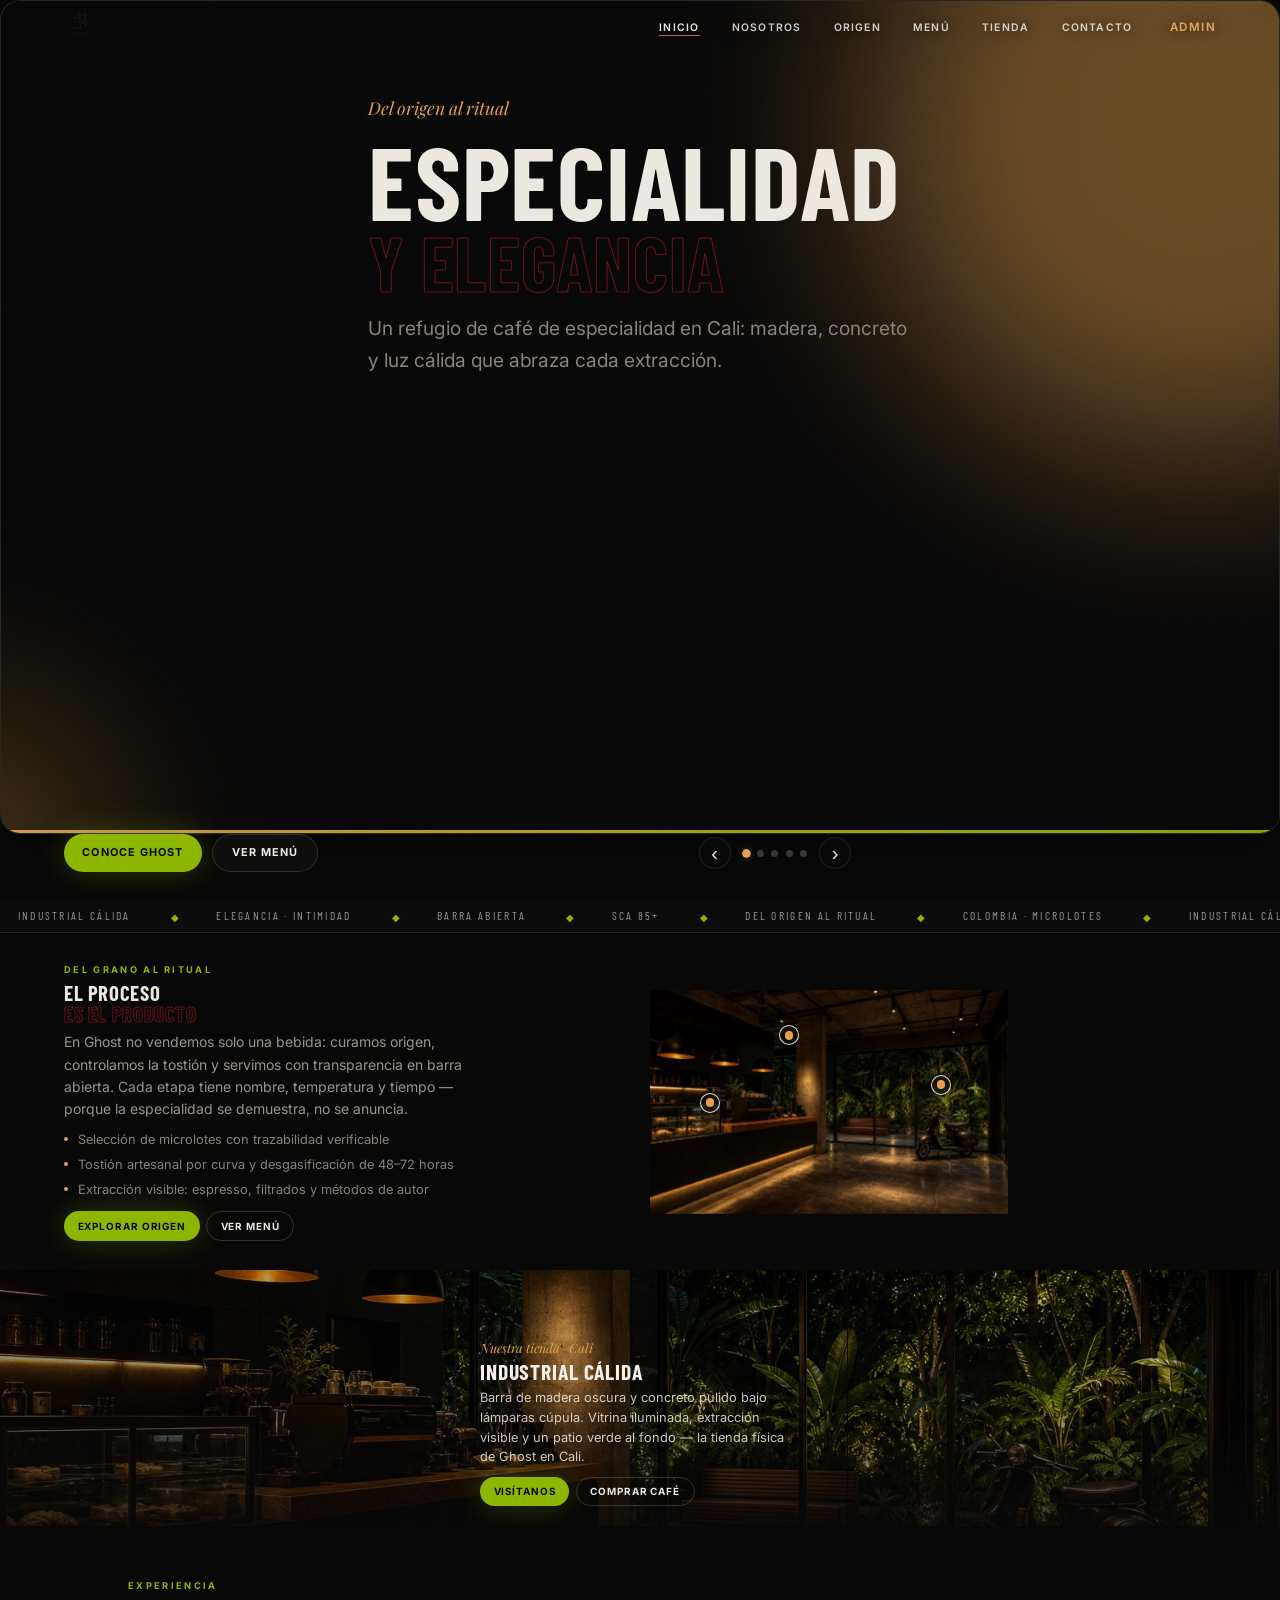
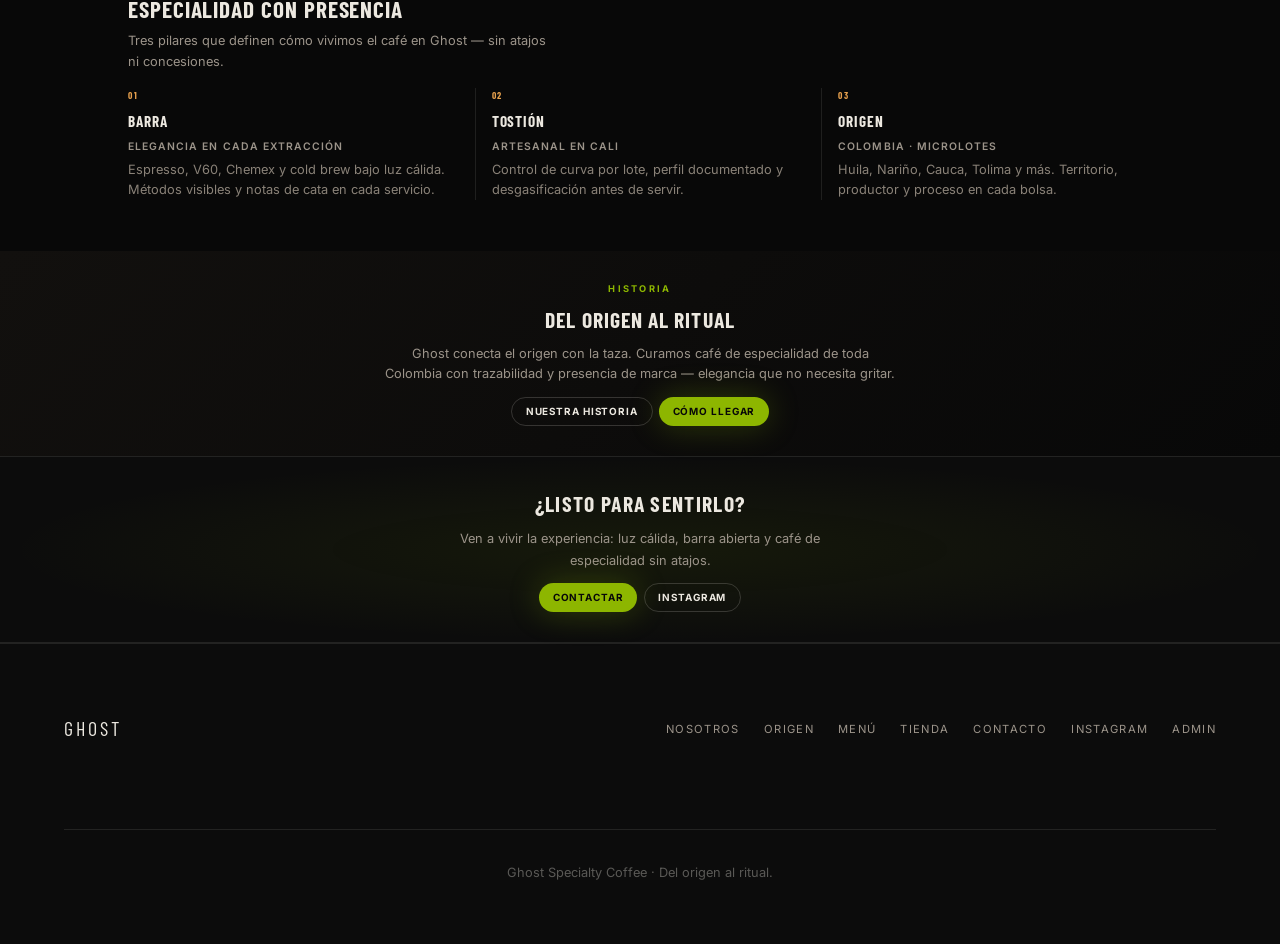
<file: index.html>
<!DOCTYPE html>
<html lang="es">
<head>
  <meta charset="UTF-8">
  <meta name="viewport" content="width=device-width, initial-scale=1.0">
  <meta name="description" content="Ghost Specialty Coffee — tienda de café de especialidad en Cali. Microlotes colombianos SCA 85+, elegancia industrial cálida y barra abierta.">
  <meta name="theme-color" content="#080808">
  <meta property="og:title" content="Ghost Specialty Coffee | Especialidad y elegancia">
  <meta property="og:description" content="Café de especialidad servido en un refugio de madera, concreto y luz cálida. Barra abierta, SCA 85+ y trazabilidad completa en Cali.">
  <meta property="og:type" content="website">
  <meta property="og:image" content="assets/images/brand/tienda-real.jpg">
  <link rel="icon" href="assets/images/brand/logo-mark.png" type="image/png">
  <title>Ghost Specialty Coffee | Café de especialidad · Cali</title>
  <link rel="preconnect" href="https://fonts.googleapis.com">
  <link rel="preconnect" href="https://fonts.gstatic.com" crossorigin>
  <link href="https://fonts.googleapis.com/css2?family=Barlow+Condensed:wght@600;700&family=Inter:wght@300;400;600&family=Playfair+Display:ital@0;1&display=swap" rel="stylesheet">
  <link rel="stylesheet" href="css/ghost.css">
  <script type="application/ld+json">
  {
    "@context": "https://schema.org",
    "@type": "CafeOrCoffeeShop",
    "name": "Ghost Specialty Coffee",
    "description": "Tienda de café de especialidad en Cali. Microlotes colombianos, elegancia industrial cálida y barra abierta",
    "telephone": "+57-302-515-9900",
    "url": "https://lasucursaldelcafe-droid.github.io/cotizador-viajes-peludos/",
    "address": { "@type": "PostalAddress", "addressLocality": "Cali", "addressCountry": "CO" },
    "sameAs": ["https://www.instagram.com/ghost_specialty_coffee/"]
  }
  </script>
</head>
<body data-page="home">
  <a class="skip-link" href="#contenido">Ir al contenido</a>

  <main id="contenido">
    <section class="ghost-hero ghost-hero--immersive" aria-labelledby="hero-title">
      <header class="ghost-nav ghost-nav--immersive" role="banner">
        <a class="ghost-nav__brand" href="index.html" aria-label="Ghost Specialty Coffee — inicio">
          <img class="ghost-nav__mark" src="assets/images/brand/logo-mark-clear.png" alt="Ghost Specialty Coffee" height="36" decoding="async">
        </a>
        <button type="button" class="ghost-nav__toggle" id="ghostNavToggle" aria-expanded="false" aria-controls="ghostNavMenu">Menú</button>
        <nav aria-label="Principal">
          <ul class="ghost-nav__menu" id="ghostNavMenu"></ul>
        </nav>
      </header>
      <h1 class="visually-hidden" id="hero-title">Ghost Specialty Coffee — Especialidad y elegancia</h1>

      <div class="ghost-hero__shell">
        <div class="ghost-slider ghost-slider--brand ghost-slider--immersive ghost-slider--autoplay" id="ghostHeroSlider" role="region" aria-roledescription="Carrusel" aria-label="Esencia de marca Ghost" aria-live="polite">
          <div class="ghost-slider__viewport is-animating">
            <div class="ghost-slider__track" id="ghostBrandTrack"></div>
          </div>
        </div>

        <footer class="ghost-hero__bar" aria-label="Acciones del hero">
          <div class="ghost-hero__actions reveal">
            <a class="btn btn--spectral" href="nosotros.html">Conoce Ghost</a>
            <a class="btn btn--ghost" href="menu.html">Ver menú</a>
          </div>
          <div class="ghost-slider__controls">
            <button type="button" class="ghost-slider__btn ghost-slider__prev" aria-label="Mensaje anterior">‹</button>
            <div class="ghost-slider__dots" id="ghostBrandDots" role="tablist" aria-label="Seleccionar mensaje"></div>
            <button type="button" class="ghost-slider__btn ghost-slider__next" aria-label="Mensaje siguiente">›</button>
          </div>
        </footer>
      </div>
    </section>

    <div class="ghost-marquee" aria-hidden="true">
      <div class="ghost-marquee__track">
        <span>Industrial cálida</span>
        <span>Elegancia · Intimidad</span>
        <span>Barra abierta</span>
        <span>SCA 85+</span>
        <span>Del origen al ritual</span>
        <span>Colombia · Microlotes</span>
        <span>Industrial cálida</span>
        <span>Elegancia · Intimidad</span>
        <span>Barra abierta</span>
        <span>SCA 85+</span>
        <span>Del origen al ritual</span>
        <span>Colombia · Microlotes</span>
      </div>
    </div>

    <section class="ghost-process" aria-labelledby="process-title">
      <div class="ghost-process__inner">
        <div class="ghost-process__copy reveal">
          <p class="ghost-section__label">Del grano al ritual</p>
          <h2 class="ghost-process__title" id="process-title">
            El proceso
            <em>es el producto</em>
          </h2>
          <p class="ghost-process__lead">
            En Ghost no vendemos solo una bebida: curamos origen, controlamos la tostión y servimos
            con transparencia en barra abierta. Cada etapa tiene nombre, temperatura y tiempo — porque
            la especialidad se demuestra, no se anuncia.
          </p>
          <ul class="ghost-process__list" role="list">
            <li>Selección de microlotes con trazabilidad verificable</li>
            <li>Tostión artesanal por curva y desgasificación de 48–72 horas</li>
            <li>Extracción visible: espresso, filtrados y métodos de autor</li>
          </ul>
          <div class="ghost-actions ghost-actions--tight">
            <a class="btn btn--sm btn--spectral" href="origen.html">Explorar origen</a>
            <a class="btn btn--sm btn--ghost" href="menu.html">Ver menú</a>
          </div>
        </div>
        <figure class="ghost-process__visual reveal" id="ghostProcessVisual">
          <div class="ghost-process__frame" id="ghostProcessParallax">
            <img src="assets/images/brand/tienda-real.jpg" alt="Interior de Ghost Specialty Coffee — barra de madera oscura, vitrina iluminada y luz ámbar" width="1920" height="1080" loading="lazy" decoding="async">
            <button type="button" class="ghost-process__hotspot ghost-process__hotspot--bar" data-hotspot="bar" aria-label="Barra de especialidad"></button>
            <button type="button" class="ghost-process__hotspot ghost-process__hotspot--roast" data-hotspot="roast" aria-label="Tostión artesanal"></button>
            <button type="button" class="ghost-process__hotspot ghost-process__hotspot--cup" data-hotspot="cup" aria-label="Ritual en taza"></button>
            <div class="ghost-process__panel ghost-process__panel--bar" data-panel="bar">
              <strong>Barra abierta</strong>
              Cada extracción frente a ti, con notas de cata y luz cálida que enmarca el ritual.
            </div>
            <div class="ghost-process__panel ghost-process__panel--roast" data-panel="roast">
              <strong>Tostión</strong>
              Curvas documentadas por lote. Café fresco, nunca apresurado.
            </div>
            <div class="ghost-process__panel ghost-process__panel--cup" data-panel="cup">
              <strong>La taza</strong>
              Donde convergen origen, fuego y manos — el momento que todo cobra sentido.
            </div>
          </div>
        </figure>
      </div>
    </section>

    <section class="ghost-store-view" aria-labelledby="store-title">
      <div class="ghost-store-view__media" id="ghostStoreParallax">
        <img src="assets/images/brand/tienda-real.jpg" alt="Tienda Ghost Specialty Coffee — concreto, barra abierta y patio verde al fondo" width="1920" height="1080" loading="lazy" decoding="async">
        <div class="ghost-store-view__veil" aria-hidden="true"></div>
      </div>
      <div class="ghost-store-view__content reveal">
        <p class="ghost-store-view__label">Nuestra tienda · Cali</p>
        <h2 class="ghost-store-view__title" id="store-title">Industrial cálida</h2>
        <p class="ghost-store-view__text">
          Barra de madera oscura y concreto pulido bajo lámparas cúpula. Vitrina iluminada,
          extracción visible y un patio verde al fondo — la tienda física de Ghost en Cali.
        </p>
        <div class="ghost-actions">
          <a class="btn btn--sm btn--spectral" href="contacto.html">Visítanos</a>
          <a class="btn btn--sm btn--ghost" href="tienda.html">Comprar café</a>
        </div>
      </div>
    </section>

    <section class="ghost-section" aria-labelledby="exp-title">
      <div class="ghost-wrap">
        <p class="ghost-section__label reveal">Experiencia</p>
        <h2 class="ghost-section__title reveal" id="exp-title">Especialidad con presencia</h2>
        <p class="ghost-section__intro reveal">
          Tres pilares que definen cómo vivimos el café en Ghost — sin atajos ni concesiones.
        </p>
        <div class="ghost-pillars reveal">
          <article class="ghost-pillar">
            <span class="ghost-pillar__n">01</span>
            <h3 class="ghost-pillar__title">Barra</h3>
            <p class="ghost-pillar__sub">Elegancia en cada extracción</p>
            <p class="ghost-pillar__text">Espresso, V60, Chemex y cold brew bajo luz cálida. Métodos visibles y notas de cata en cada servicio.</p>
          </article>
          <article class="ghost-pillar">
            <span class="ghost-pillar__n">02</span>
            <h3 class="ghost-pillar__title">Tostión</h3>
            <p class="ghost-pillar__sub">Artesanal en Cali</p>
            <p class="ghost-pillar__text">Control de curva por lote, perfil documentado y desgasificación antes de servir.</p>
          </article>
          <article class="ghost-pillar">
            <span class="ghost-pillar__n">03</span>
            <h3 class="ghost-pillar__title">Origen</h3>
            <p class="ghost-pillar__sub">Colombia · Microlotes</p>
            <p class="ghost-pillar__text">Huila, Nariño, Cauca, Tolima y más. Territorio, productor y proceso en cada bolsa.</p>
          </article>
        </div>
      </div>
    </section>

    <section class="ghost-story-band" aria-labelledby="story-title">
      <div class="ghost-story-band__inner reveal">
        <p class="ghost-section__label">Historia</p>
        <h2 class="ghost-story-band__title" id="story-title">Del origen al ritual</h2>
        <p class="ghost-story-band__text">
          Ghost conecta el origen con la taza. Curamos café de especialidad de toda Colombia con
          trazabilidad y presencia de marca — elegancia que no necesita gritar.
        </p>
        <div class="ghost-actions ghost-actions--center">
          <a class="btn btn--sm btn--ghost" href="nosotros.html">Nuestra historia</a>
          <a class="btn btn--sm btn--spectral" href="contacto.html">Cómo llegar</a>
        </div>
      </div>
    </section>

    <section class="ghost-cta-band" aria-labelledby="cta-title">
      <h2 class="ghost-cta-band__title reveal" id="cta-title">¿Listo para sentirlo?</h2>
      <p class="ghost-cta-band__text reveal">
        Ven a vivir la experiencia: luz cálida, barra abierta y café de especialidad sin atajos.
      </p>
      <div class="ghost-actions ghost-actions--center reveal">
        <a class="btn btn--sm btn--spectral" href="contacto.html">Contactar</a>
        <a class="btn btn--sm btn--ghost" href="https://www.instagram.com/ghost_specialty_coffee/" target="_blank" rel="noopener noreferrer">Instagram</a>
      </div>
    </section>
  </main>

  <footer class="ghost-footer" role="contentinfo">
    <div class="ghost-footer__inner">
      <p class="ghost-footer__brand">Ghost</p>
      <nav aria-label="Pie de página">
        <ul class="ghost-footer__links">
          <li><a href="nosotros.html">Nosotros</a></li>
          <li><a href="origen.html">Origen</a></li>
          <li><a href="menu.html">Menú</a></li>
          <li><a href="tienda.html">Tienda</a></li>
          <li><a href="contacto.html">Contacto</a></li>
          <li><a href="https://www.instagram.com/ghost_specialty_coffee/" target="_blank" rel="noopener noreferrer">Instagram</a></li>
          <li><a href="admin.html" class="ghost-footer__admin">Admin</a></li>
        </ul>
      </nav>
      <p class="ghost-footer__copy">Ghost Specialty Coffee · Del origen al ritual.</p>
    </div>
  </footer>

  <script type="module" src="js/main.js"></script>
</body>
</html>
</file>
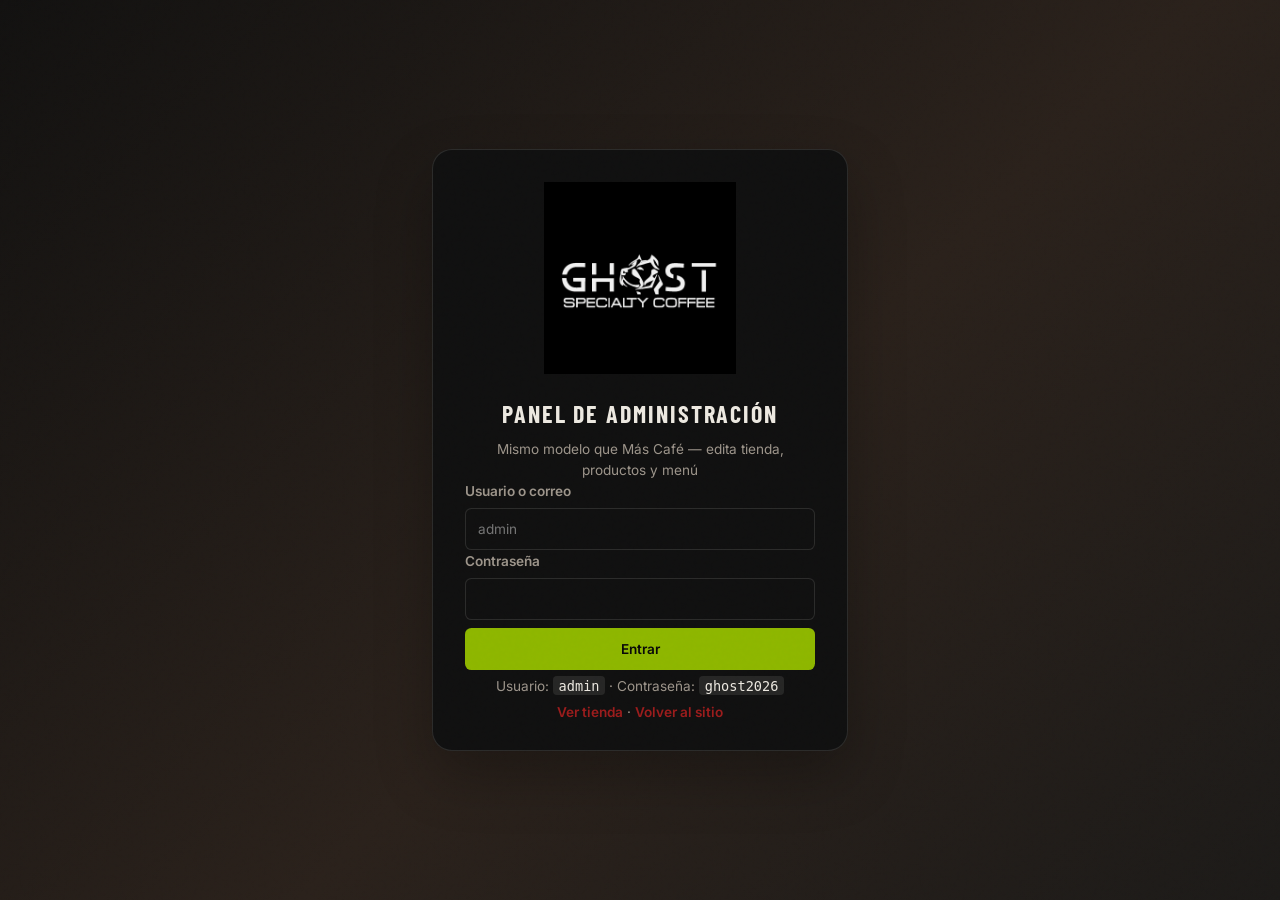
<file: admin.html>
<!DOCTYPE html>
<html lang="es">
<head>
  <meta charset="UTF-8">
  <meta name="viewport" content="width=device-width, initial-scale=1.0">
  <meta name="robots" content="noindex">
  <title>Admin | Ghost Specialty Coffee</title>
  <link rel="icon" href="assets/images/brand/logo-mark.png" type="image/png">
  <link rel="preconnect" href="https://fonts.googleapis.com">
  <link rel="preconnect" href="https://fonts.gstatic.com" crossorigin>
  <link href="https://fonts.googleapis.com/css2?family=Barlow+Condensed:wght@600;700&family=Inter:wght@400;600&family=Playfair+Display:ital@0;1&display=swap" rel="stylesheet">
  <link rel="stylesheet" href="css/tokens.css">
  <link rel="stylesheet" href="css/base.css">
  <link rel="stylesheet" href="css/admin.css">
  <script src="js/firebase-config.js"></script>
</head>
<body class="admin-body">
  <div id="login-screen" class="admin-login-wrap">
    <form class="admin-login-card" id="adminLoginForm">
      <img class="admin-login-card__logo" src="assets/images/brand/logo-horizontal.png" alt="Ghost Specialty Coffee" width="220" height="64" decoding="async">
      <h1 class="admin-login-card__title">Panel de administración</h1>
      <p class="admin-login-card__sub">Mismo modelo que Más Café — edita tienda, productos y menú</p>
      <p class="admin-login__error" id="loginError" hidden></p>
      <label class="admin-field">
        <span>Usuario o correo</span>
        <input type="text" name="user" required placeholder="admin" autocomplete="username">
      </label>
      <label class="admin-field">
        <span>Contraseña</span>
        <input type="password" name="pin" required autocomplete="current-password">
      </label>
      <button type="submit" class="admin-btn admin-btn--primary admin-btn--block">Entrar</button>
      <p class="admin-login-card__hint">Usuario: <code>admin</code> · Contraseña: <code>ghost2026</code></p>
      <p class="admin-login-card__hint"><a href="tienda.html">Ver tienda</a> · <a href="index.html">Volver al sitio</a></p>
    </form>
  </div>

  <div id="app" class="admin-app hidden">
    <aside class="admin-sidebar">
      <div class="admin-sidebar__brand">
        <img src="assets/images/brand/logo-mark.png" alt="" width="40" height="40" decoding="async">
        <div>
          <strong>Ghost</strong>
          <span>Administración</span>
        </div>
      </div>
      <nav class="admin-nav" id="sidebarNav" aria-label="Secciones admin"></nav>
      <div class="admin-sidebar__foot">
        <p id="adminUserEmail"></p>
        <p class="admin-sidebar__status" id="adminStorageBadge">Local</p>
        <button type="button" class="admin-nav-btn" id="adminPreviewSite">Ver sitio</button>
        <button type="button" class="admin-nav-btn" id="adminLogout">Cerrar sesión</button>
      </div>
    </aside>

    <main class="admin-main">
      <header class="admin-topbar">
        <div class="admin-topbar__head">
          <nav class="admin-breadcrumb" id="panelBreadcrumb" aria-label="Ruta"></nav>
          <h1 id="panelTitle">Resumen</h1>
          <p class="admin-topbar__sub" id="panelSubtitle">Vista general del contenido publicado</p>
        </div>
        <div class="admin-topbar__actions" id="panelActions"></div>
      </header>
      <div id="panelRoot" class="admin-panel-root" aria-live="polite"></div>
    </main>
  </div>

  <script type="module" src="js/admin/dashboard.js"></script>
</body>
</html>
</file>
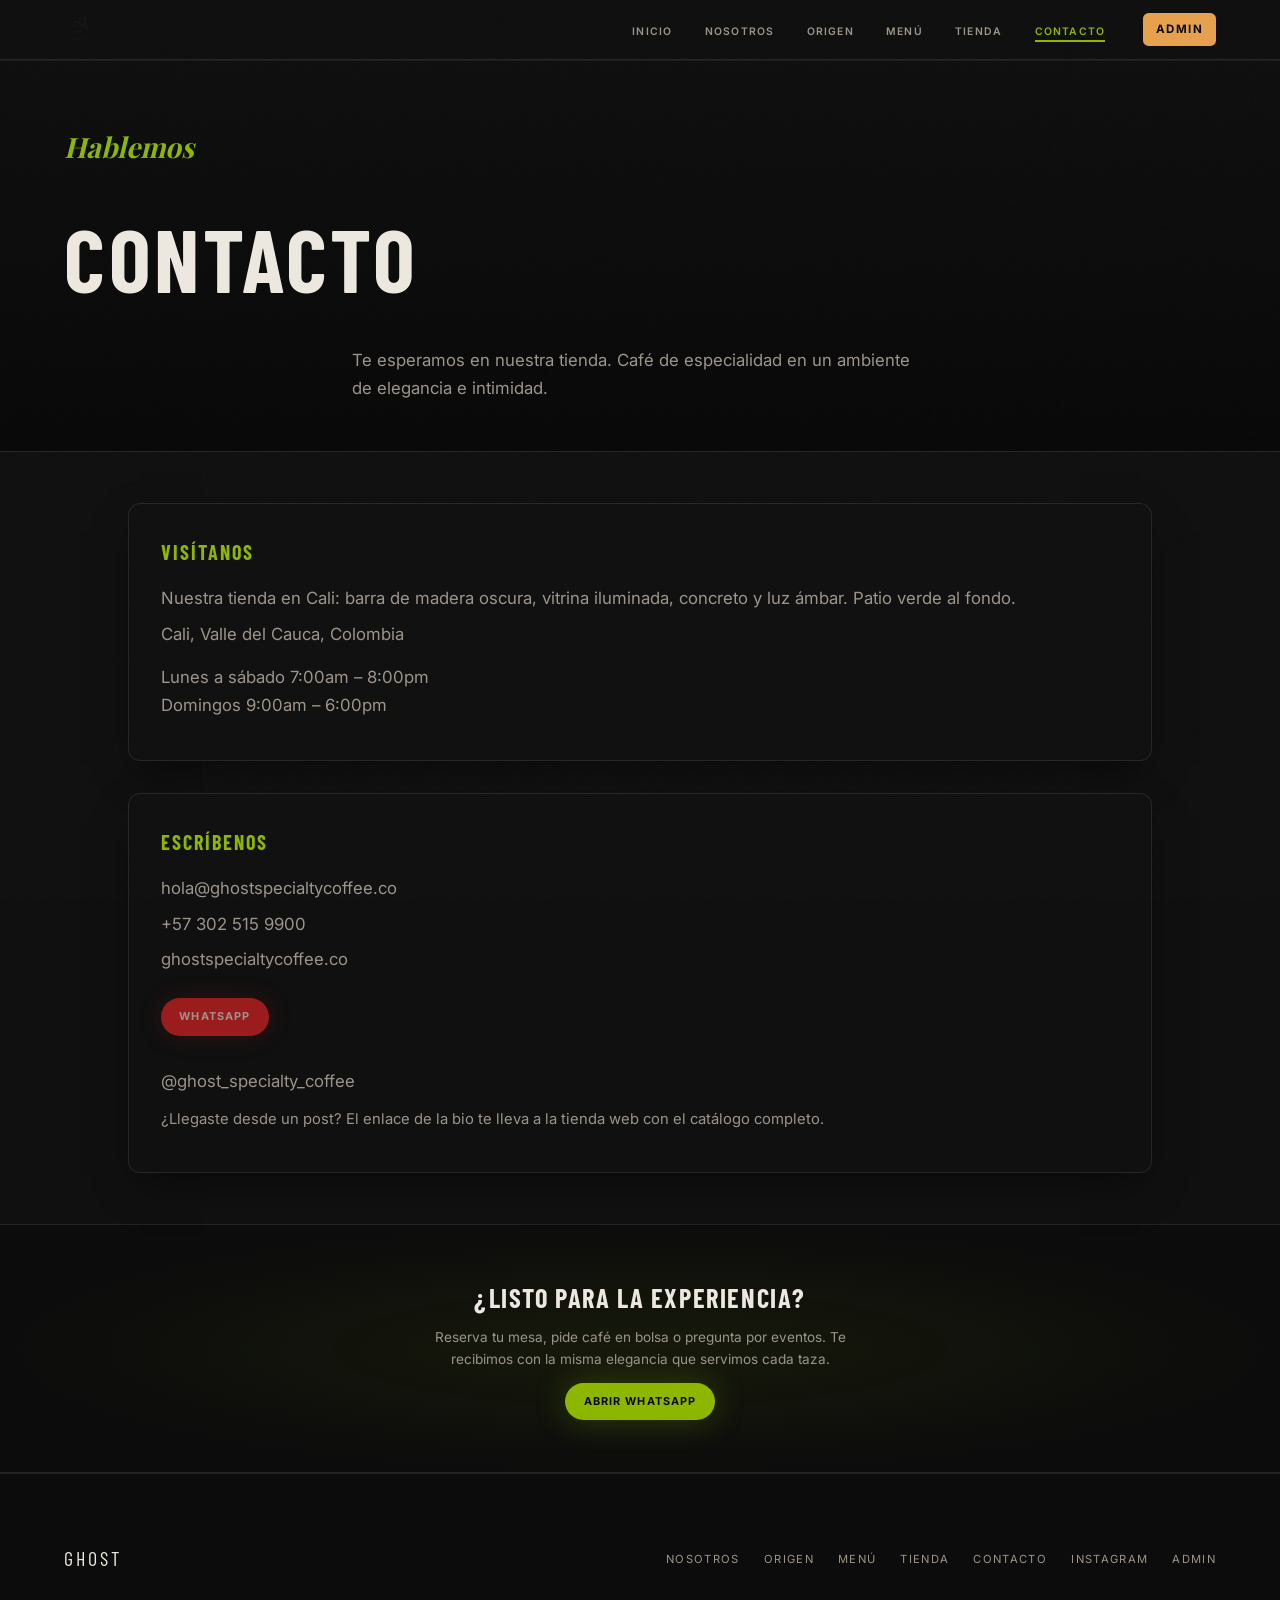
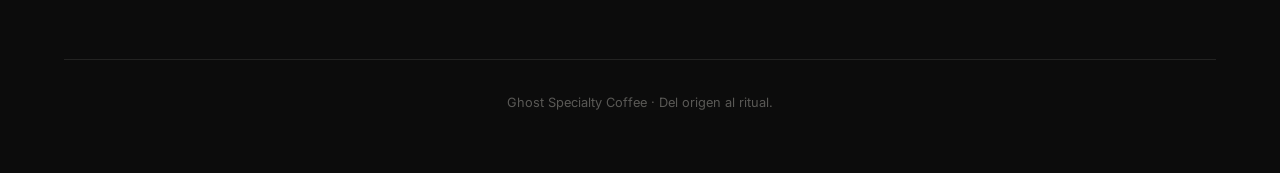
<file: contacto.html>
<!DOCTYPE html>
<html lang="es">
<head>
  <meta charset="UTF-8">
  <meta name="viewport" content="width=device-width, initial-scale=1.0">
  <meta name="description" content="Visita Ghost Specialty Coffee en Cali. Tienda de café de especialidad con ambiente industrial cálido, barra abierta y horarios extendidos.">
  <meta name="theme-color" content="#080808">
  <title>Contacto | Ghost Specialty Coffee</title>
  <link rel="preconnect" href="https://fonts.googleapis.com">
  <link rel="preconnect" href="https://fonts.gstatic.com" crossorigin>
  <link href="https://fonts.googleapis.com/css2?family=Barlow+Condensed:wght@600;700&family=Inter:wght@300;400;600&display=swap" rel="stylesheet">
  <link rel="stylesheet" href="css/ghost.css">
</head>
<body data-page="contacto">
  <a class="skip-link" href="#contenido">Ir al contenido</a>

  <header class="ghost-nav" role="banner">
    <a class="ghost-nav__brand" href="index.html" aria-label="Ghost Specialty Coffee — inicio">
      <img class="ghost-nav__mark" src="assets/images/brand/logo-mark-clear.png" alt="Ghost Specialty Coffee" height="36" decoding="async">
    </a>
    <button type="button" class="ghost-nav__toggle" id="ghostNavToggle" aria-expanded="false" aria-controls="ghostNavMenu">Menú</button>
    <nav aria-label="Principal">
      <ul class="ghost-nav__menu" id="ghostNavMenu"></ul>
    </nav>
  </header>

  <header class="ghost-page-hero">
    <div class="ghost-wrap">
      <p class="ghost-kicker">Hablemos</p>
      <h1 class="ghost-page-hero__title">Contacto</h1>
      <p class="ghost-page-hero__lead">Te esperamos en nuestra tienda. Café de especialidad en un ambiente de elegancia e intimidad.</p>
    </div>
  </header>

  <main id="contenido" class="ghost-section ghost-section--dark">
    <div class="ghost-wrap">
      <div class="ghost-grid ghost-grid--2 reveal">
        <article class="ghost-contact-card">
          <h3>Visítanos</h3>
          <p>Nuestra tienda en Cali: barra de madera oscura, vitrina iluminada, concreto y luz ámbar. Patio verde al fondo.</p>
          <p>Cali, Valle del Cauca, Colombia</p>
          <p style="margin-block-start:1rem">Lunes a sábado 7:00am – 8:00pm<br>Domingos 9:00am – 6:00pm</p>
        </article>
        <article class="ghost-contact-card">
          <h3>Escríbenos</h3>
          <p><a href="mailto:hola@ghostspecialtycoffee.co">hola@ghostspecialtycoffee.co</a></p>
          <p><a href="tel:+573025159900">+57 302 515 9900</a></p>
          <p><a href="https://lasucursaldelcafe-droid.github.io/cotizador-viajes-peludos/" target="_blank" rel="noopener noreferrer">ghostspecialtycoffee.co</a></p>
          <p style="margin-block-start:1.5rem">
            <a class="btn btn--ember" data-whatsapp="Hola Ghost, quiero hacer un pedido." href="#">WhatsApp</a>
          </p>
          <p style="margin-block-start:1.5rem">
            <a href="https://www.instagram.com/ghost_specialty_coffee/" target="_blank" rel="noopener noreferrer">@ghost_specialty_coffee</a>
          </p>
          <p style="margin-block-start:0.75rem;font-size:0.925rem;color:var(--ink-muted)">
            ¿Llegaste desde un post? El enlace de la bio te lleva a la
            <a href="tienda.html#desde-instagram">tienda web</a> con el catálogo completo.
          </p>
        </article>
      </div>
    </div>
  </main>

  <section class="ghost-cta-band">
    <h2 class="ghost-cta-band__title reveal">¿Listo para la experiencia?</h2>
    <p class="ghost-cta-band__text reveal">Reserva tu mesa, pide café en bolsa o pregunta por eventos. Te recibimos con la misma elegancia que servimos cada taza.</p>
    <a class="btn btn--spectral reveal" data-whatsapp="Hola Ghost, tengo una consulta." href="#">Abrir WhatsApp</a>
  </section>

  <footer class="ghost-footer" role="contentinfo">
    <div class="ghost-footer__inner">
      <p class="ghost-footer__brand">Ghost</p>
      <nav aria-label="Pie de página">
        <ul class="ghost-footer__links">
          <li><a href="nosotros.html">Nosotros</a></li>
          <li><a href="origen.html">Origen</a></li>
          <li><a href="menu.html">Menú</a></li>
          <li><a href="tienda.html">Tienda</a></li>
          <li><a href="contacto.html">Contacto</a></li>
          <li><a href="https://www.instagram.com/ghost_specialty_coffee/" target="_blank" rel="noopener noreferrer">Instagram</a></li>
          <li><a href="admin.html" class="ghost-footer__admin">Admin</a></li>
        </ul>
      </nav>
      <p class="ghost-footer__copy">Ghost Specialty Coffee · Del origen al ritual.</p>
    </div>
  </footer>

  <script type="module" src="js/main.js"></script>
</body>
</html>
</file>
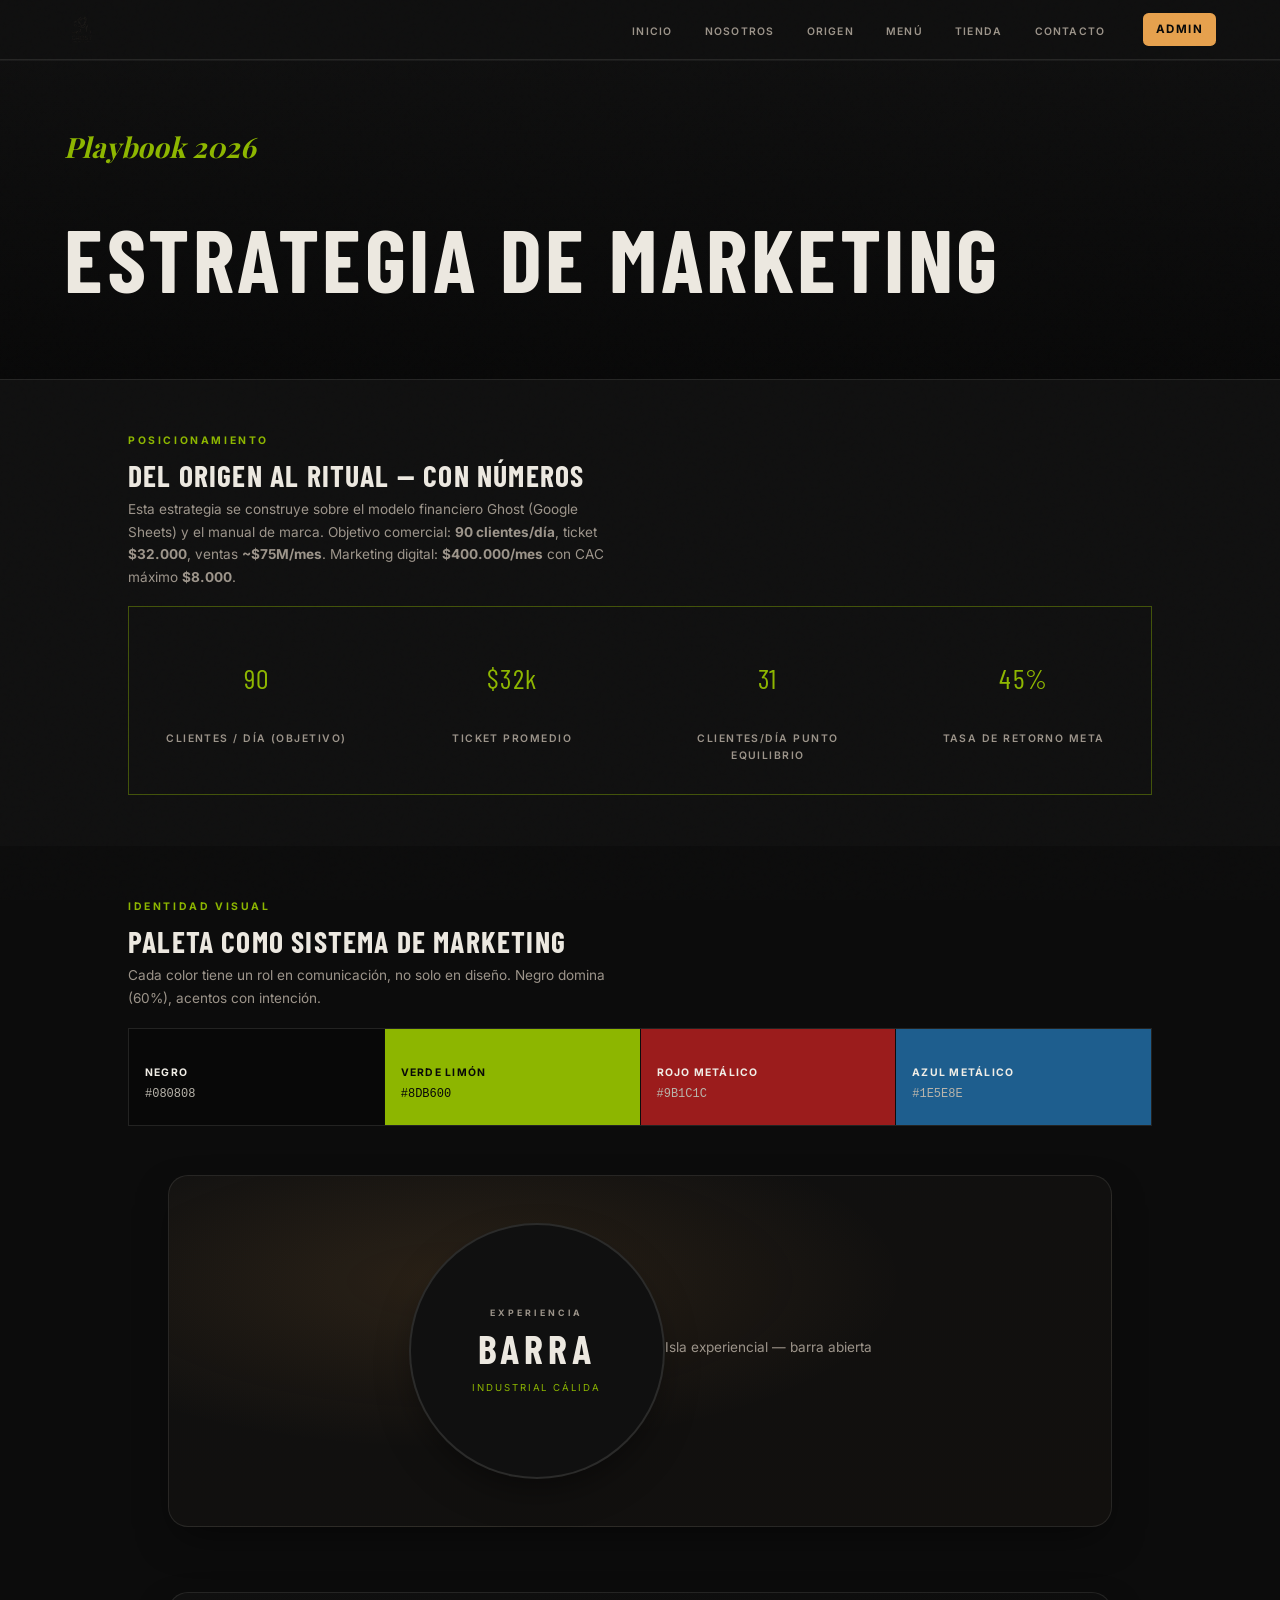
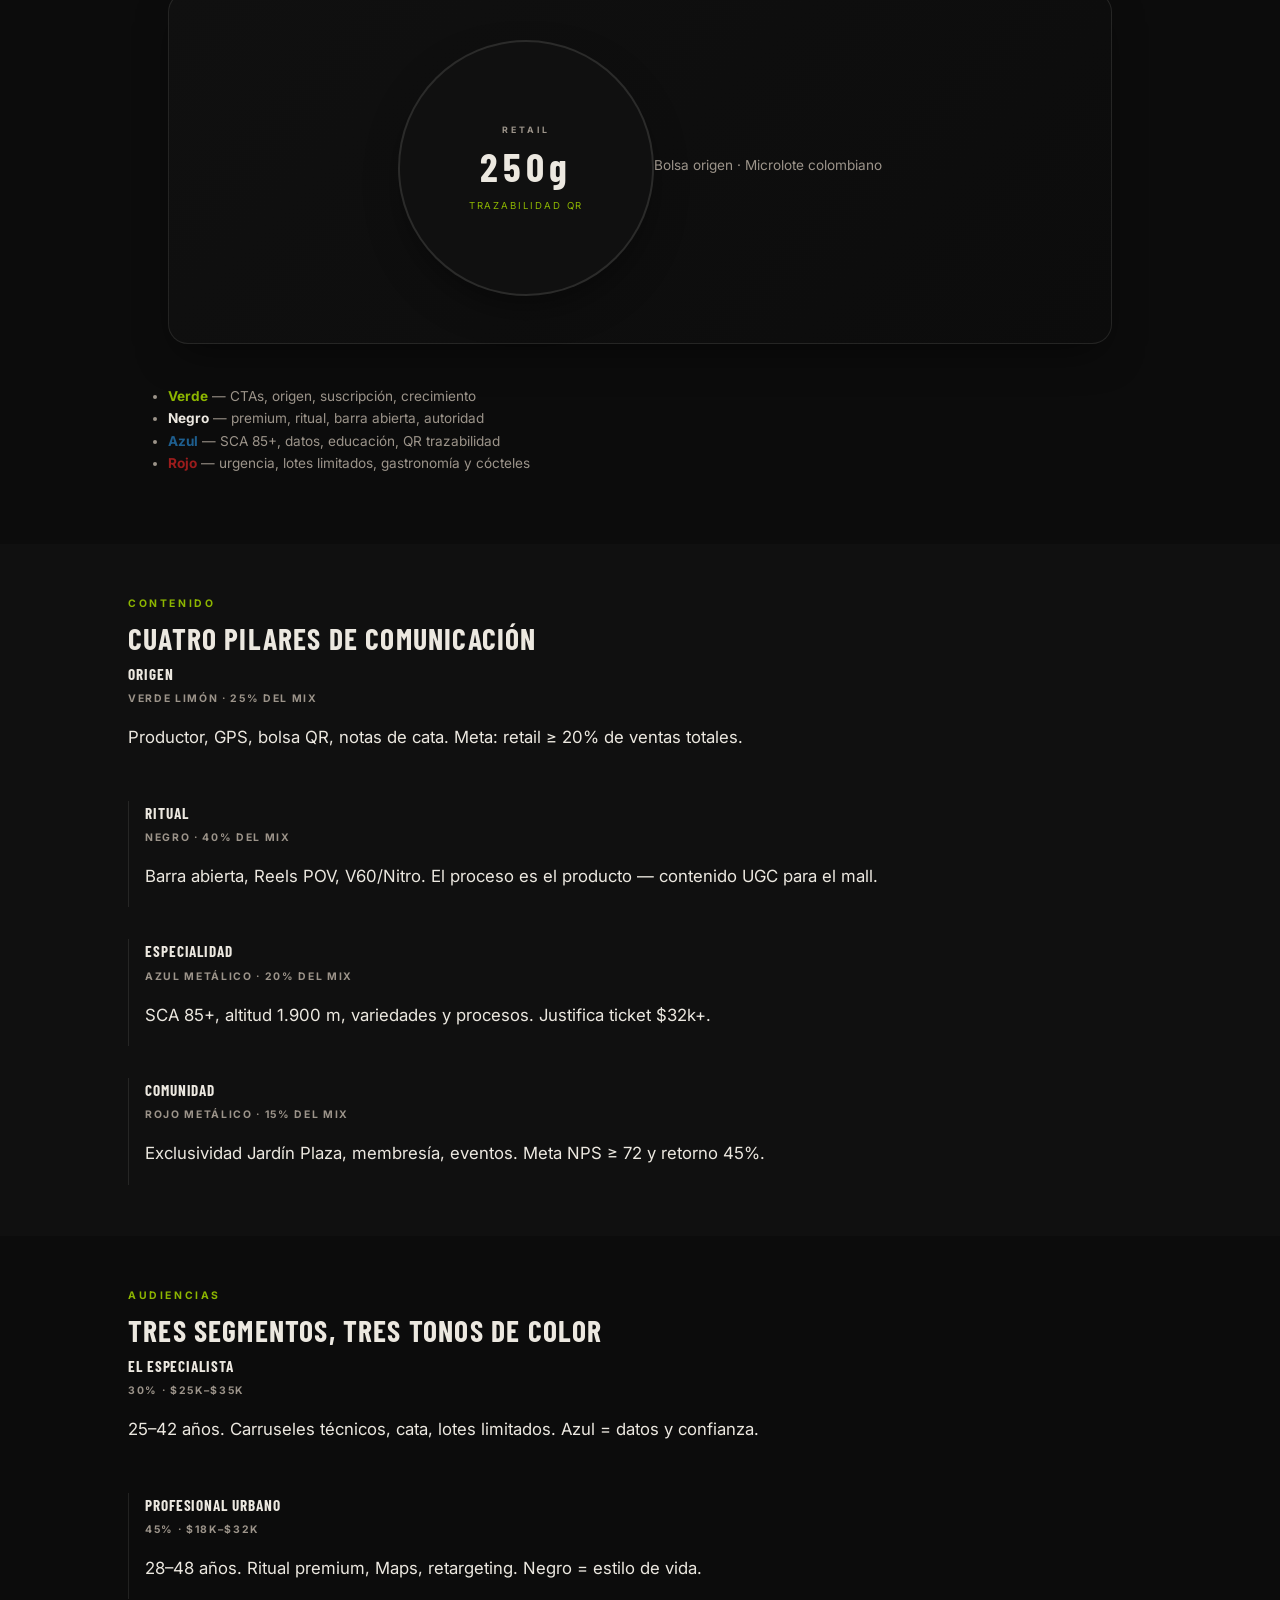
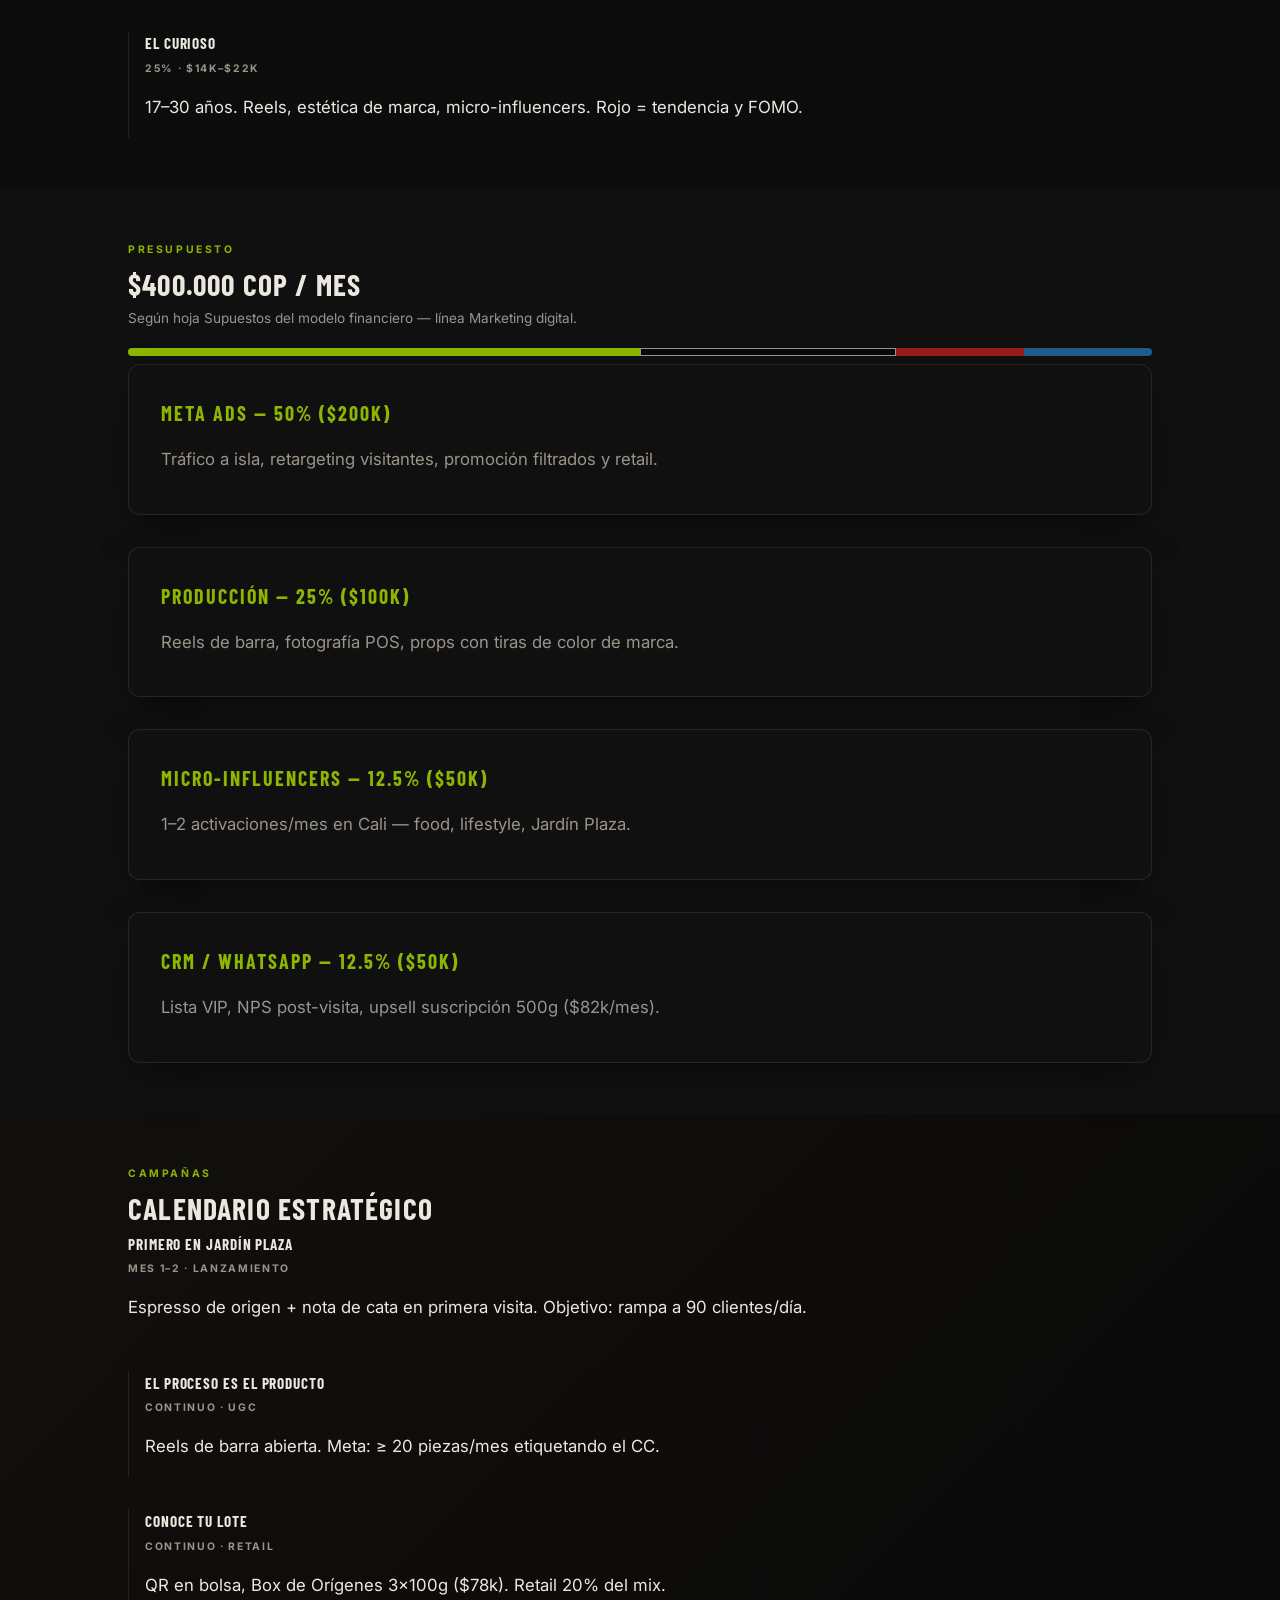
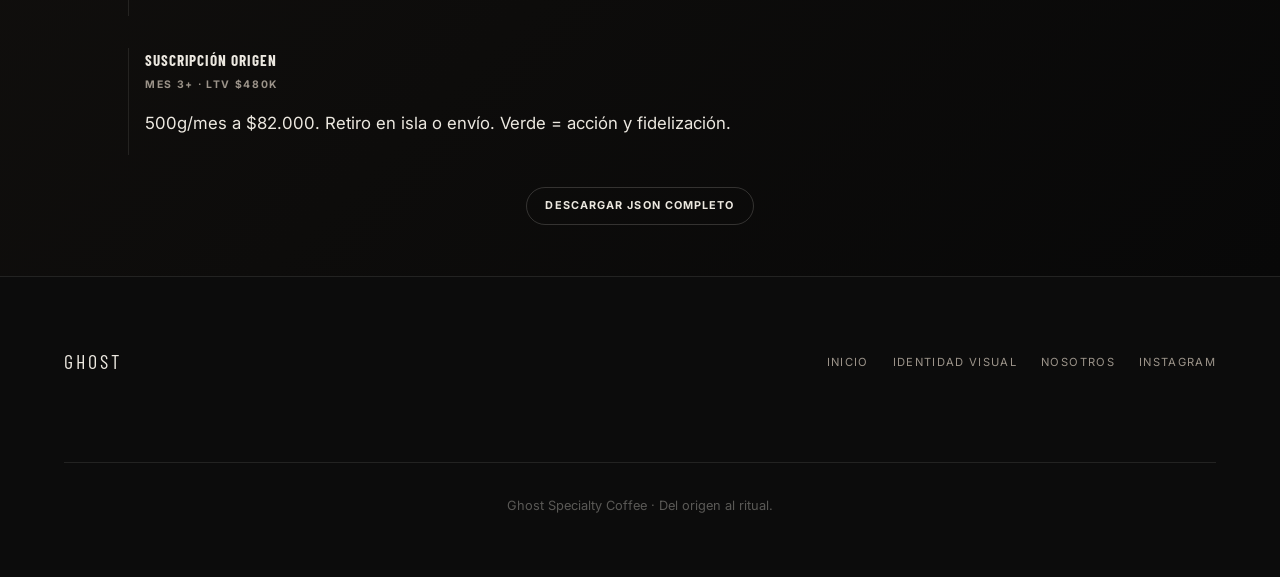
<file: estrategia.html>
<!DOCTYPE html>
<html lang="es">
<head>
  <meta charset="UTF-8">
  <meta name="viewport" content="width=device-width, initial-scale=1.0">
  <meta name="description" content="Estrategia de marketing Ghost Specialty Coffee — pilares, audiencias, presupuesto y KPIs alineados al modelo financiero y paleta oficial.">
  <meta name="theme-color" content="#080808">
  <title>Estrategia de marca | Ghost Specialty Coffee</title>
  <link rel="preconnect" href="https://fonts.googleapis.com">
  <link rel="preconnect" href="https://fonts.gstatic.com" crossorigin>
  <link href="https://fonts.googleapis.com/css2?family=Barlow+Condensed:wght@600;700&family=Inter:wght@300;400;600&display=swap" rel="stylesheet">
  <link rel="stylesheet" href="css/ghost.css">
</head>
<body data-page="estrategia">
  <a class="skip-link" href="#contenido">Ir al contenido</a>

  <header class="ghost-nav" role="banner">
    <a class="ghost-nav__brand" href="index.html" aria-label="Ghost Specialty Coffee — inicio">
      <img class="ghost-nav__mark" src="assets/images/brand/logo-mark-clear.png" alt="Ghost Specialty Coffee" height="36" decoding="async">
    </a>
    <button type="button" class="ghost-nav__toggle" id="ghostNavToggle" aria-expanded="false" aria-controls="ghostNavMenu">Menú</button>
    <nav aria-label="Principal">
      <ul class="ghost-nav__menu" id="ghostNavMenu"></ul>
    </nav>
  </header>

  <header class="ghost-page-hero">
    <div class="ghost-wrap">
      <p class="ghost-kicker">Playbook 2026</p>
      <h1 class="ghost-page-hero__title">Estrategia de marketing</h1>
    </div>
  </header>

  <main id="contenido">
    <section class="ghost-section ghost-section--dark" aria-labelledby="pos-title">
      <div class="ghost-wrap">
        <p class="ghost-section__label reveal">Posicionamiento</p>
        <h2 class="ghost-section__title reveal" id="pos-title">Del origen al ritual — con números</h2>
        <p class="ghost-section__intro reveal">
          Esta estrategia se construye sobre el modelo financiero Ghost (Google Sheets) y el manual de marca.
          Objetivo comercial: <strong>90 clientes/día</strong>, ticket <strong>$32.000</strong>,
          ventas <strong>~$75M/mes</strong>. Marketing digital: <strong>$400.000/mes</strong> con CAC máximo <strong>$8.000</strong>.
        </p>
        <div class="ghost-kpi-grid reveal">
          <article class="ghost-kpi-card">
            <p class="ghost-kpi-card__val">90</p>
            <p class="ghost-kpi-card__label">Clientes / día (objetivo)</p>
          </article>
          <article class="ghost-kpi-card">
            <p class="ghost-kpi-card__val">$32k</p>
            <p class="ghost-kpi-card__label">Ticket promedio</p>
          </article>
          <article class="ghost-kpi-card">
            <p class="ghost-kpi-card__val">31</p>
            <p class="ghost-kpi-card__label">Clientes/día punto equilibrio</p>
          </article>
          <article class="ghost-kpi-card">
            <p class="ghost-kpi-card__val">45%</p>
            <p class="ghost-kpi-card__label">Tasa de retorno meta</p>
          </article>
        </div>
      </div>
    </section>

    <section class="ghost-section ghost-section--smoke" aria-labelledby="palette-title">
      <div class="ghost-wrap">
        <p class="ghost-section__label reveal">Identidad visual</p>
        <h2 class="ghost-section__title reveal" id="palette-title">Paleta como sistema de marketing</h2>
        <p class="ghost-section__intro reveal">
          Cada color tiene un rol en comunicación, no solo en diseño. Negro domina (60%), acentos con intención.
        </p>
        <div class="ghost-palette reveal" role="list">
          <div class="ghost-swatch" style="--swatch-bg:#080808;--swatch-text:#f0ede6;--swatch-sub:#b8b4ab" role="listitem">
            <span class="ghost-swatch__name">Negro</span>
            <span class="ghost-swatch__hex">#080808</span>
          </div>
          <div class="ghost-swatch" style="--swatch-bg:#8DB600;--swatch-text:#080808;--swatch-sub:#080808" role="listitem">
            <span class="ghost-swatch__name">Verde Limón</span>
            <span class="ghost-swatch__hex">#8DB600</span>
          </div>
          <div class="ghost-swatch" style="--swatch-bg:#9B1C1C;--swatch-text:#f0ede6;--swatch-sub:#b8b4ab" role="listitem">
            <span class="ghost-swatch__name">Rojo Metálico</span>
            <span class="ghost-swatch__hex">#9B1C1C</span>
          </div>
          <div class="ghost-swatch" style="--swatch-bg:#1E5E8E;--swatch-text:#f0ede6;--swatch-sub:#b8b4ab" role="listitem">
            <span class="ghost-swatch__name">Azul Metálico</span>
            <span class="ghost-swatch__hex">#1E5E8E</span>
          </div>
        </div>
        <div class="ghost-grid ghost-grid--2 reveal" style="margin-block-start:2rem">
          <figure class="ghost-art-panel ghost-art-panel--warm">
            <div class="ghost-seal">
              <span class="ghost-seal__ring">Experiencia</span>
              <span class="ghost-seal__core">BARRA</span>
              <span class="ghost-seal__tag">Industrial cálida</span>
            </div>
            <figcaption class="ghost-section__intro" style="margin-block-start:0.75rem;text-align:center">Isla experiencial — barra abierta</figcaption>
          </figure>
          <figure class="ghost-art-panel">
            <div class="ghost-seal">
              <span class="ghost-seal__ring">Retail</span>
              <span class="ghost-seal__core">250g</span>
              <span class="ghost-seal__tag">Trazabilidad QR</span>
            </div>
            <figcaption class="ghost-section__intro" style="margin-block-start:0.75rem;text-align:center">Bolsa origen · Microlote colombiano</figcaption>
          </figure>
        </div>
        <ul class="ghost-section__intro reveal" style="margin-block-start:1.5rem">
          <li><strong style="color:var(--ghost-lime)">Verde</strong> — CTAs, origen, suscripción, crecimiento</li>
          <li><strong style="color:var(--ghost)">Negro</strong> — premium, ritual, barra abierta, autoridad</li>
          <li><strong style="color:var(--ghost-blue)">Azul</strong> — SCA 85+, datos, educación, QR trazabilidad</li>
          <li><strong style="color:var(--ghost-red)">Rojo</strong> — urgencia, lotes limitados, gastronomía y cócteles</li>
        </ul>
      </div>
    </section>

    <section class="ghost-section ghost-section--dark" aria-labelledby="pillars-title">
      <div class="ghost-wrap">
        <p class="ghost-section__label reveal">Contenido</p>
        <h2 class="ghost-section__title reveal" id="pillars-title">Cuatro pilares de comunicación</h2>
        <div class="ghost-grid ghost-grid--2 reveal">
          <article class="ghost-pillar ghost-pillar--lime">
            <h3 class="ghost-pillar__title">Origen</h3>
            <p class="ghost-pillar__tag">Verde limón · 25% del mix</p>
            <p>Productor, GPS, bolsa QR, notas de cata. Meta: retail ≥ 20% de ventas totales.</p>
          </article>
          <article class="ghost-pillar ghost-pillar--black">
            <h3 class="ghost-pillar__title">Ritual</h3>
            <p class="ghost-pillar__tag">Negro · 40% del mix</p>
            <p>Barra abierta, Reels POV, V60/Nitro. El proceso es el producto — contenido UGC para el mall.</p>
          </article>
          <article class="ghost-pillar ghost-pillar--blue">
            <h3 class="ghost-pillar__title">Especialidad</h3>
            <p class="ghost-pillar__tag">Azul metálico · 20% del mix</p>
            <p>SCA 85+, altitud 1.900 m, variedades y procesos. Justifica ticket $32k+.</p>
          </article>
          <article class="ghost-pillar ghost-pillar--red">
            <h3 class="ghost-pillar__title">Comunidad</h3>
            <p class="ghost-pillar__tag">Rojo metálico · 15% del mix</p>
            <p>Exclusividad Jardín Plaza, membresía, eventos. Meta NPS ≥ 72 y retorno 45%.</p>
          </article>
        </div>
      </div>
    </section>

    <section class="ghost-section ghost-section--smoke" aria-labelledby="audience-title">
      <div class="ghost-wrap">
        <p class="ghost-section__label reveal">Audiencias</p>
        <h2 class="ghost-section__title reveal" id="audience-title">Tres segmentos, tres tonos de color</h2>
        <div class="ghost-grid ghost-grid--3 reveal">
          <article class="ghost-pillar ghost-pillar--blue">
            <h3 class="ghost-pillar__title">El Especialista</h3>
            <p class="ghost-pillar__tag">30% · $25k–$35k</p>
            <p>25–42 años. Carruseles técnicos, cata, lotes limitados. Azul = datos y confianza.</p>
          </article>
          <article class="ghost-pillar ghost-pillar--black">
            <h3 class="ghost-pillar__title">Profesional Urbano</h3>
            <p class="ghost-pillar__tag">45% · $18k–$32k</p>
            <p>28–48 años. Ritual premium, Maps, retargeting. Negro = estilo de vida.</p>
          </article>
          <article class="ghost-pillar ghost-pillar--red">
            <h3 class="ghost-pillar__title">El Curioso</h3>
            <p class="ghost-pillar__tag">25% · $14k–$22k</p>
            <p>17–30 años. Reels, estética de marca, micro-influencers. Rojo = tendencia y FOMO.</p>
          </article>
        </div>
      </div>
    </section>

    <section class="ghost-section ghost-section--dark" aria-labelledby="budget-title">
      <div class="ghost-wrap">
        <p class="ghost-section__label reveal">Presupuesto</p>
        <h2 class="ghost-section__title reveal" id="budget-title">$400.000 COP / mes</h2>
        <p class="ghost-section__intro reveal">Según hoja Supuestos del modelo financiero — línea Marketing digital.</p>
        <div class="ghost-budget-bar reveal" aria-hidden="true">
          <span style="width:50%;background:var(--ghost-lime)"></span>
          <span style="width:25%;background:var(--ghost-black);border:1px solid var(--ghost-dim)"></span>
          <span style="width:12.5%;background:var(--ghost-red)"></span>
          <span style="width:12.5%;background:var(--ghost-blue)"></span>
        </div>
        <div class="ghost-grid ghost-grid--2 reveal">
          <article class="ghost-contact-card">
            <h3>Meta Ads — 50% ($200k)</h3>
            <p>Tráfico a isla, retargeting visitantes, promoción filtrados y retail.</p>
          </article>
          <article class="ghost-contact-card">
            <h3>Producción — 25% ($100k)</h3>
            <p>Reels de barra, fotografía POS, props con tiras de color de marca.</p>
          </article>
          <article class="ghost-contact-card">
            <h3>Micro-influencers — 12.5% ($50k)</h3>
            <p>1–2 activaciones/mes en Cali — food, lifestyle, Jardín Plaza.</p>
          </article>
          <article class="ghost-contact-card">
            <h3>CRM / WhatsApp — 12.5% ($50k)</h3>
            <p>Lista VIP, NPS post-visita, upsell suscripción 500g ($82k/mes).</p>
          </article>
        </div>
      </div>
    </section>

    <section class="ghost-section ghost-section--roast" aria-labelledby="campaigns-title">
      <div class="ghost-wrap">
        <p class="ghost-section__label reveal">Campañas</p>
        <h2 class="ghost-section__title reveal" id="campaigns-title">Calendario estratégico</h2>
        <div class="ghost-grid ghost-grid--2 reveal">
          <article class="ghost-pillar ghost-pillar--red">
            <h3 class="ghost-pillar__title">Primero en Jardín Plaza</h3>
            <p class="ghost-pillar__tag">Mes 1–2 · Lanzamiento</p>
            <p>Espresso de origen + nota de cata en primera visita. Objetivo: rampa a 90 clientes/día.</p>
          </article>
          <article class="ghost-pillar ghost-pillar--black">
            <h3 class="ghost-pillar__title">El proceso es el producto</h3>
            <p class="ghost-pillar__tag">Continuo · UGC</p>
            <p>Reels de barra abierta. Meta: ≥ 20 piezas/mes etiquetando el CC.</p>
          </article>
          <article class="ghost-pillar ghost-pillar--blue">
            <h3 class="ghost-pillar__title">Conoce tu lote</h3>
            <p class="ghost-pillar__tag">Continuo · Retail</p>
            <p>QR en bolsa, Box de Orígenes 3×100g ($78k). Retail 20% del mix.</p>
          </article>
          <article class="ghost-pillar ghost-pillar--lime">
            <h3 class="ghost-pillar__title">Suscripción Origen</h3>
            <p class="ghost-pillar__tag">Mes 3+ · LTV $480k</p>
            <p>500g/mes a $82.000. Retiro en isla o envío. Verde = acción y fidelización.</p>
          </article>
        </div>
        <p class="reveal" style="margin-block:2rem 0;text-align:center">
          <a class="btn btn--ghost" href="content/marketing-strategy.json" download>Descargar JSON completo</a>
        </p>
      </div>
    </section>
  </main>

  <footer class="ghost-footer" role="contentinfo">
    <div class="ghost-footer__inner">
      <p class="ghost-footer__brand">Ghost</p>
      <nav aria-label="Pie de página">
        <ul class="ghost-footer__links">
          <li><a href="index.html">Inicio</a></li>
          <li><a href="identidad.html">Identidad visual</a></li>
          <li><a href="nosotros.html">Nosotros</a></li>
          <li><a href="https://www.instagram.com/ghost_specialty_coffee/" target="_blank" rel="noopener noreferrer">Instagram</a></li>
        </ul>
      </nav>
      <p class="ghost-footer__copy">Ghost Specialty Coffee · Del origen al ritual.</p>
    </div>
  </footer>

  <script type="module" src="js/main.js"></script>
</body>
</html>
</file>
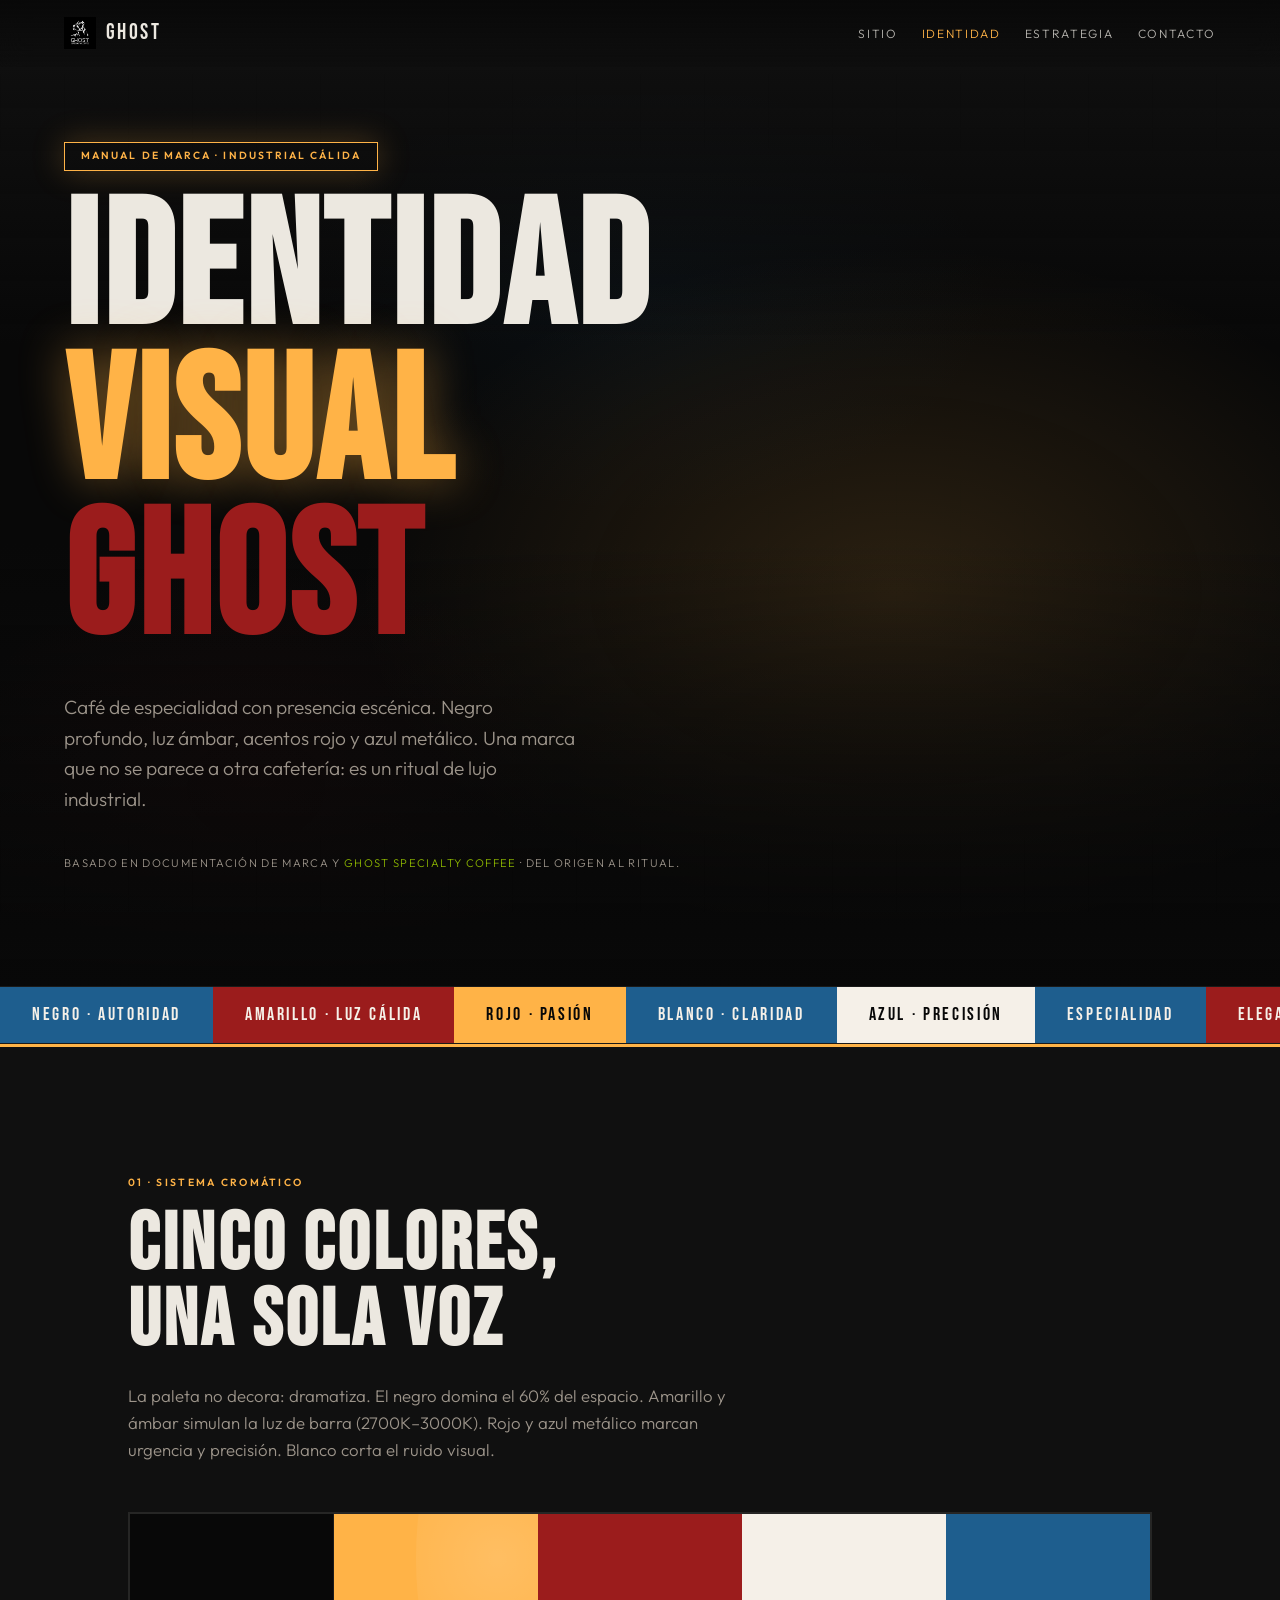
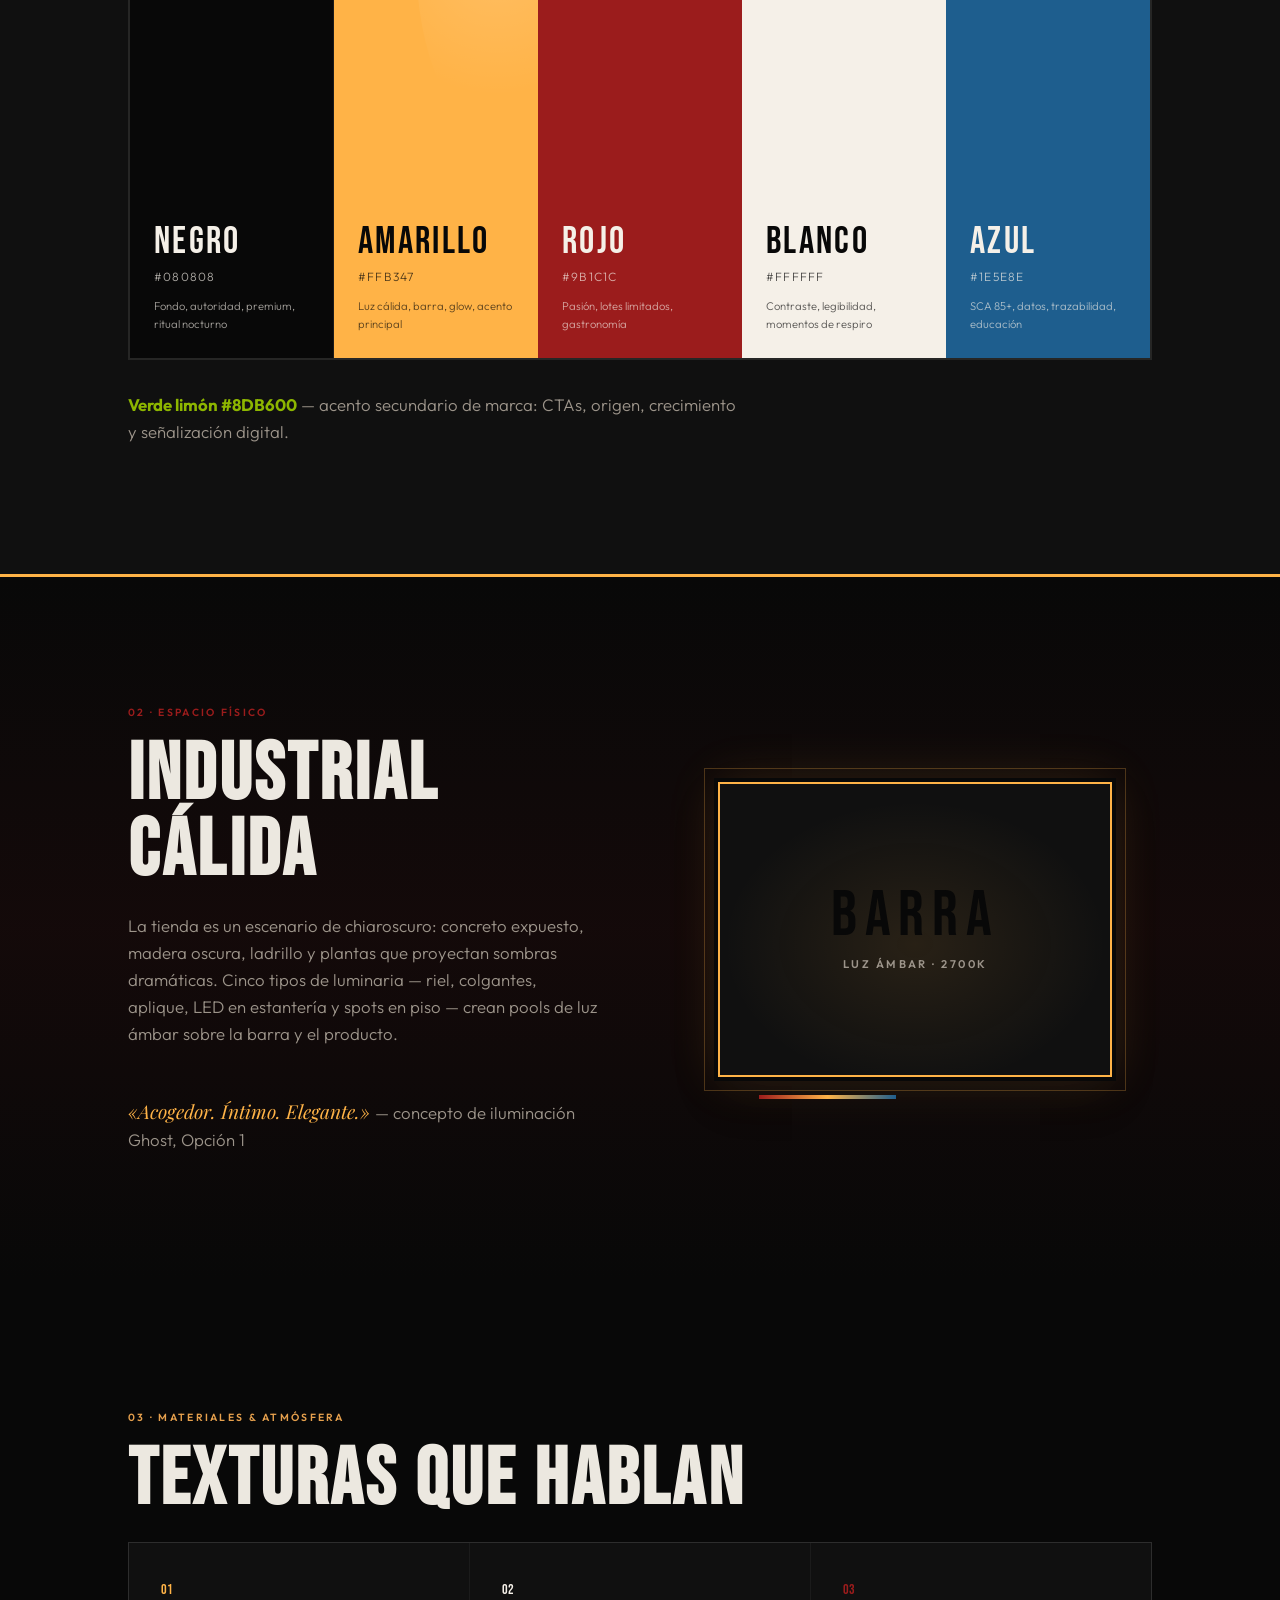
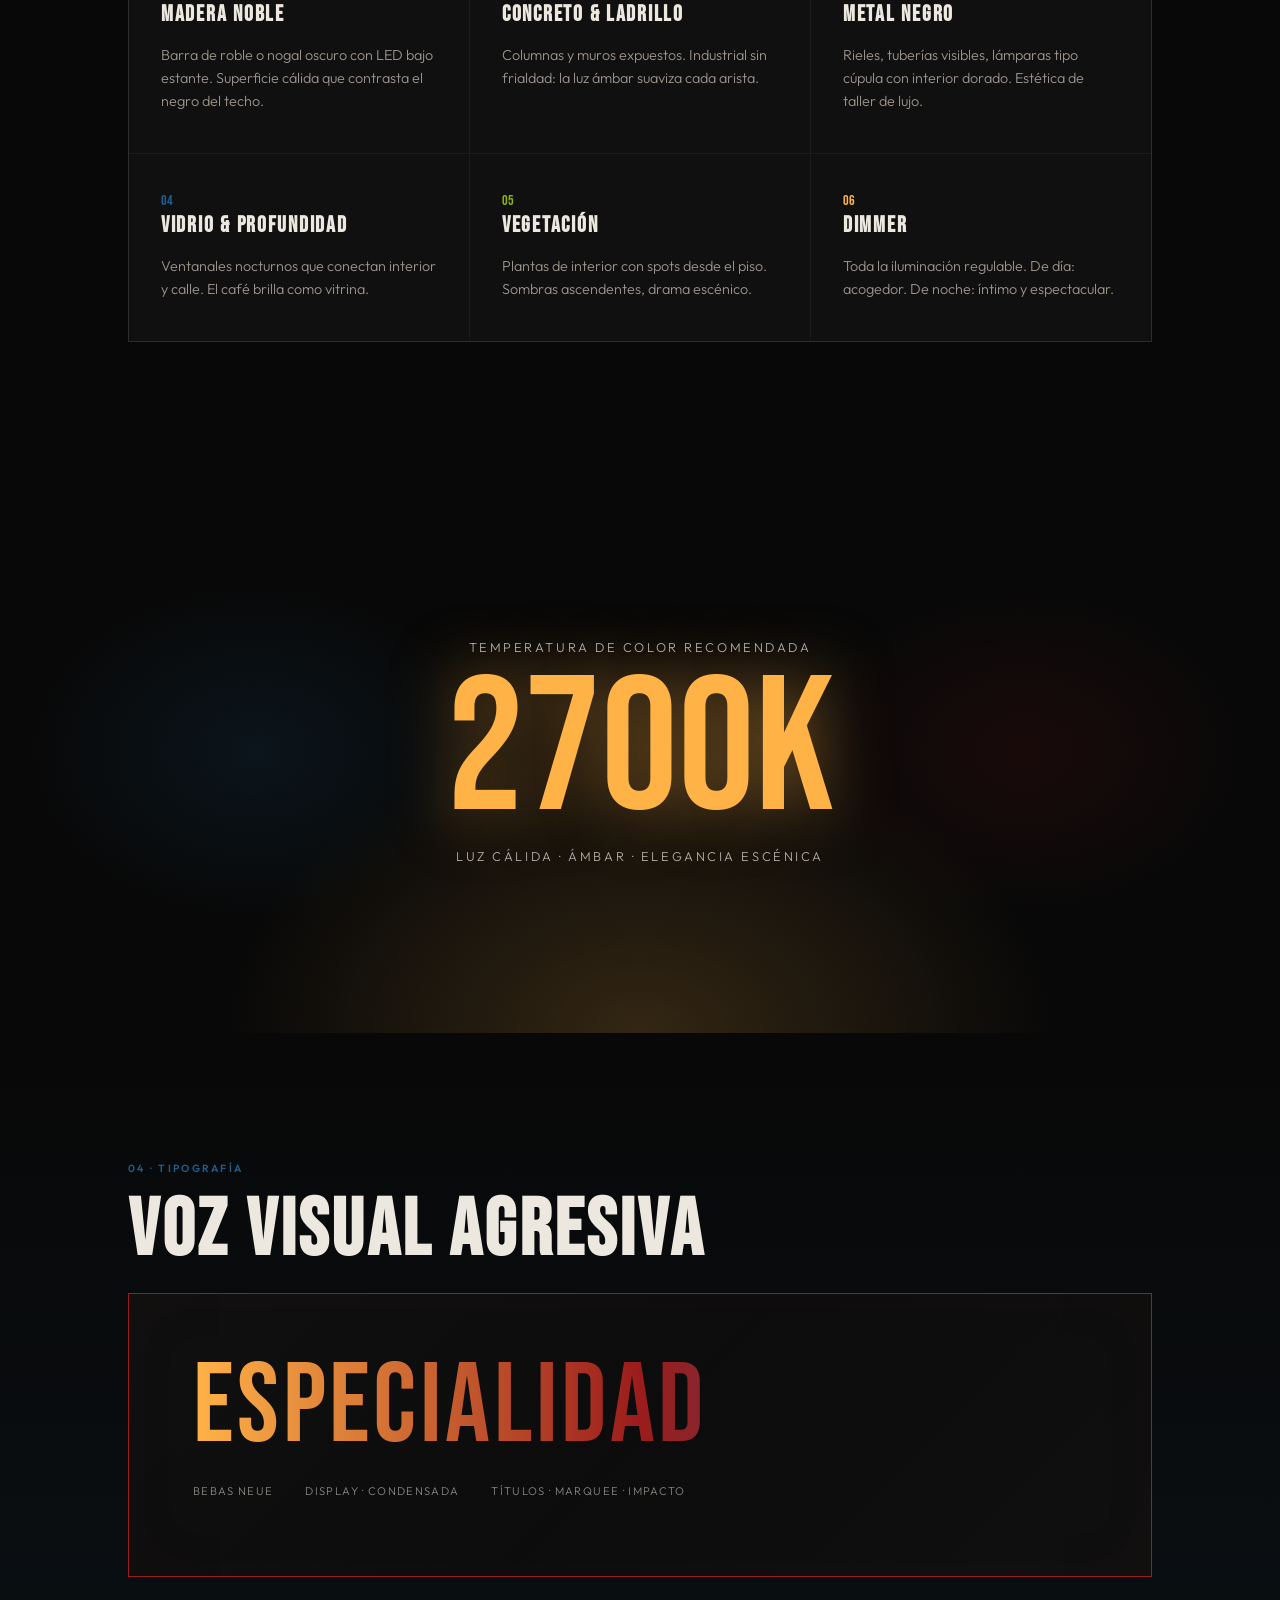
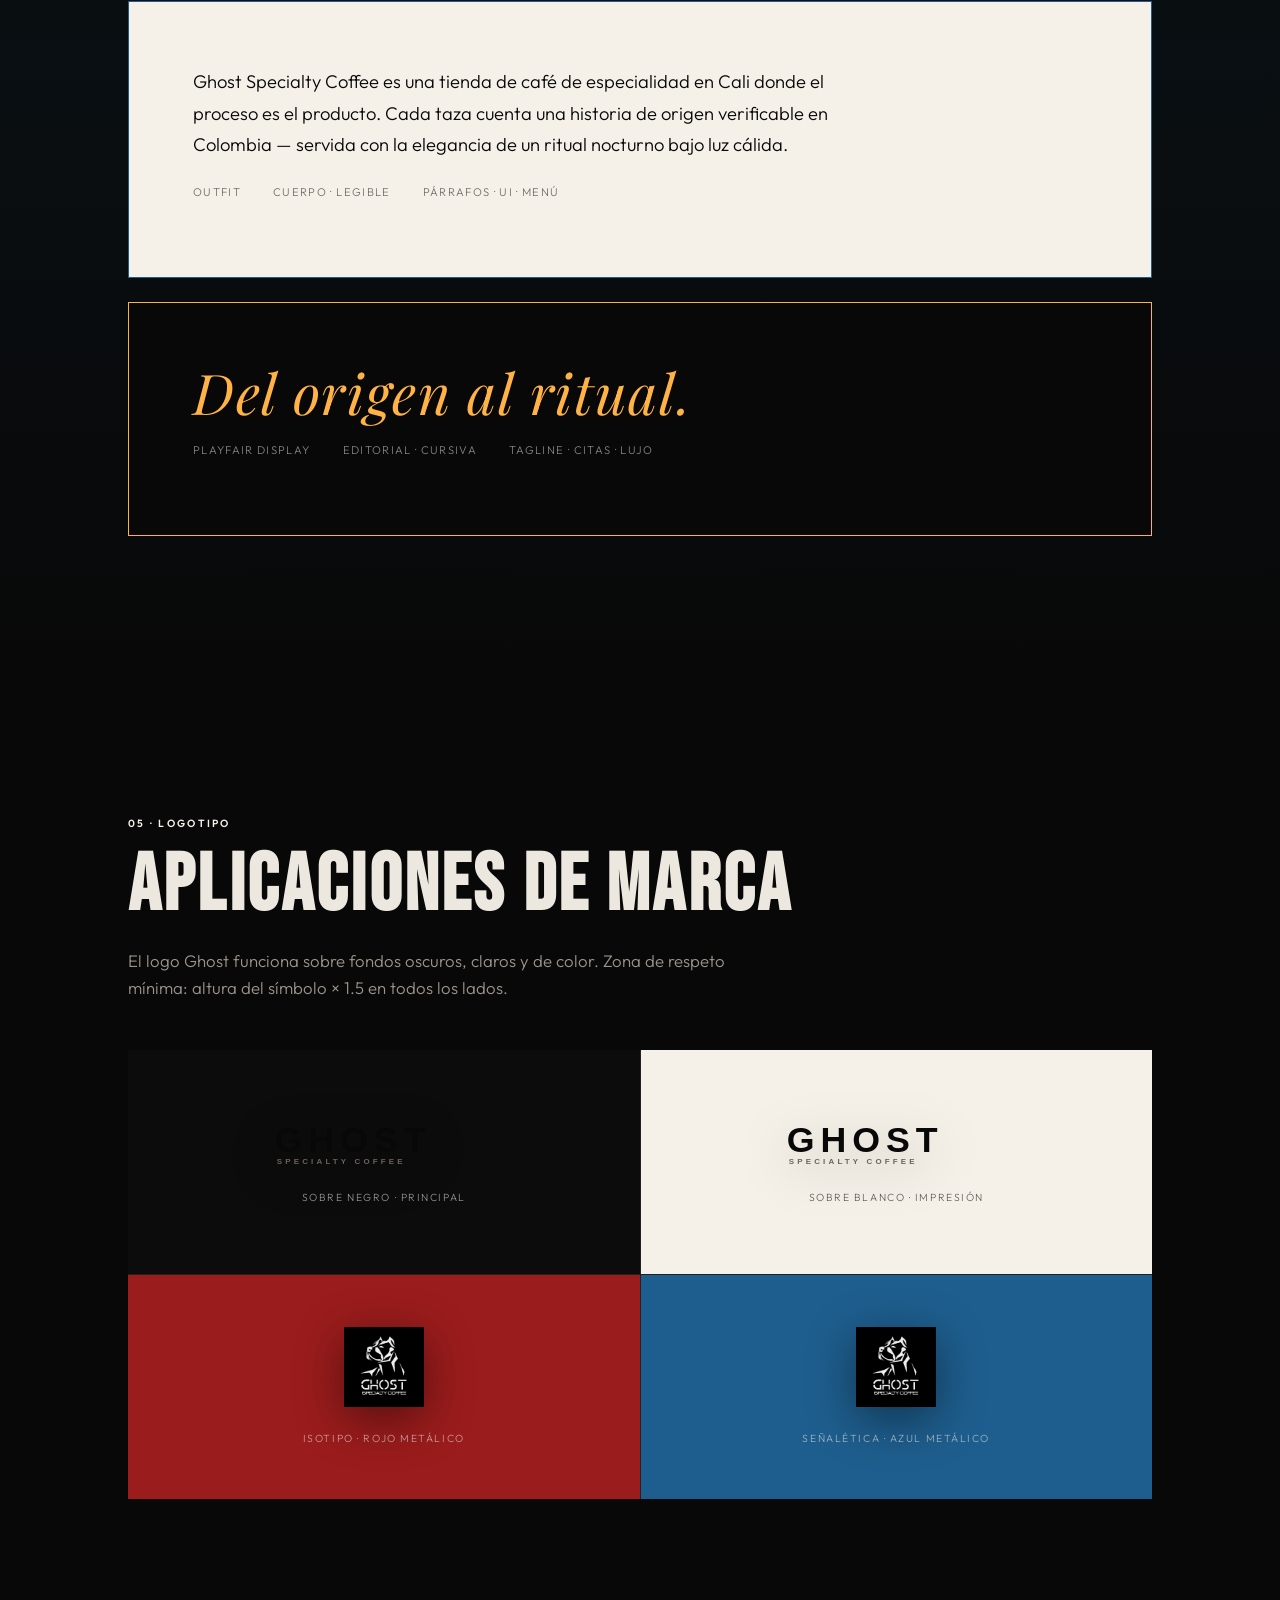
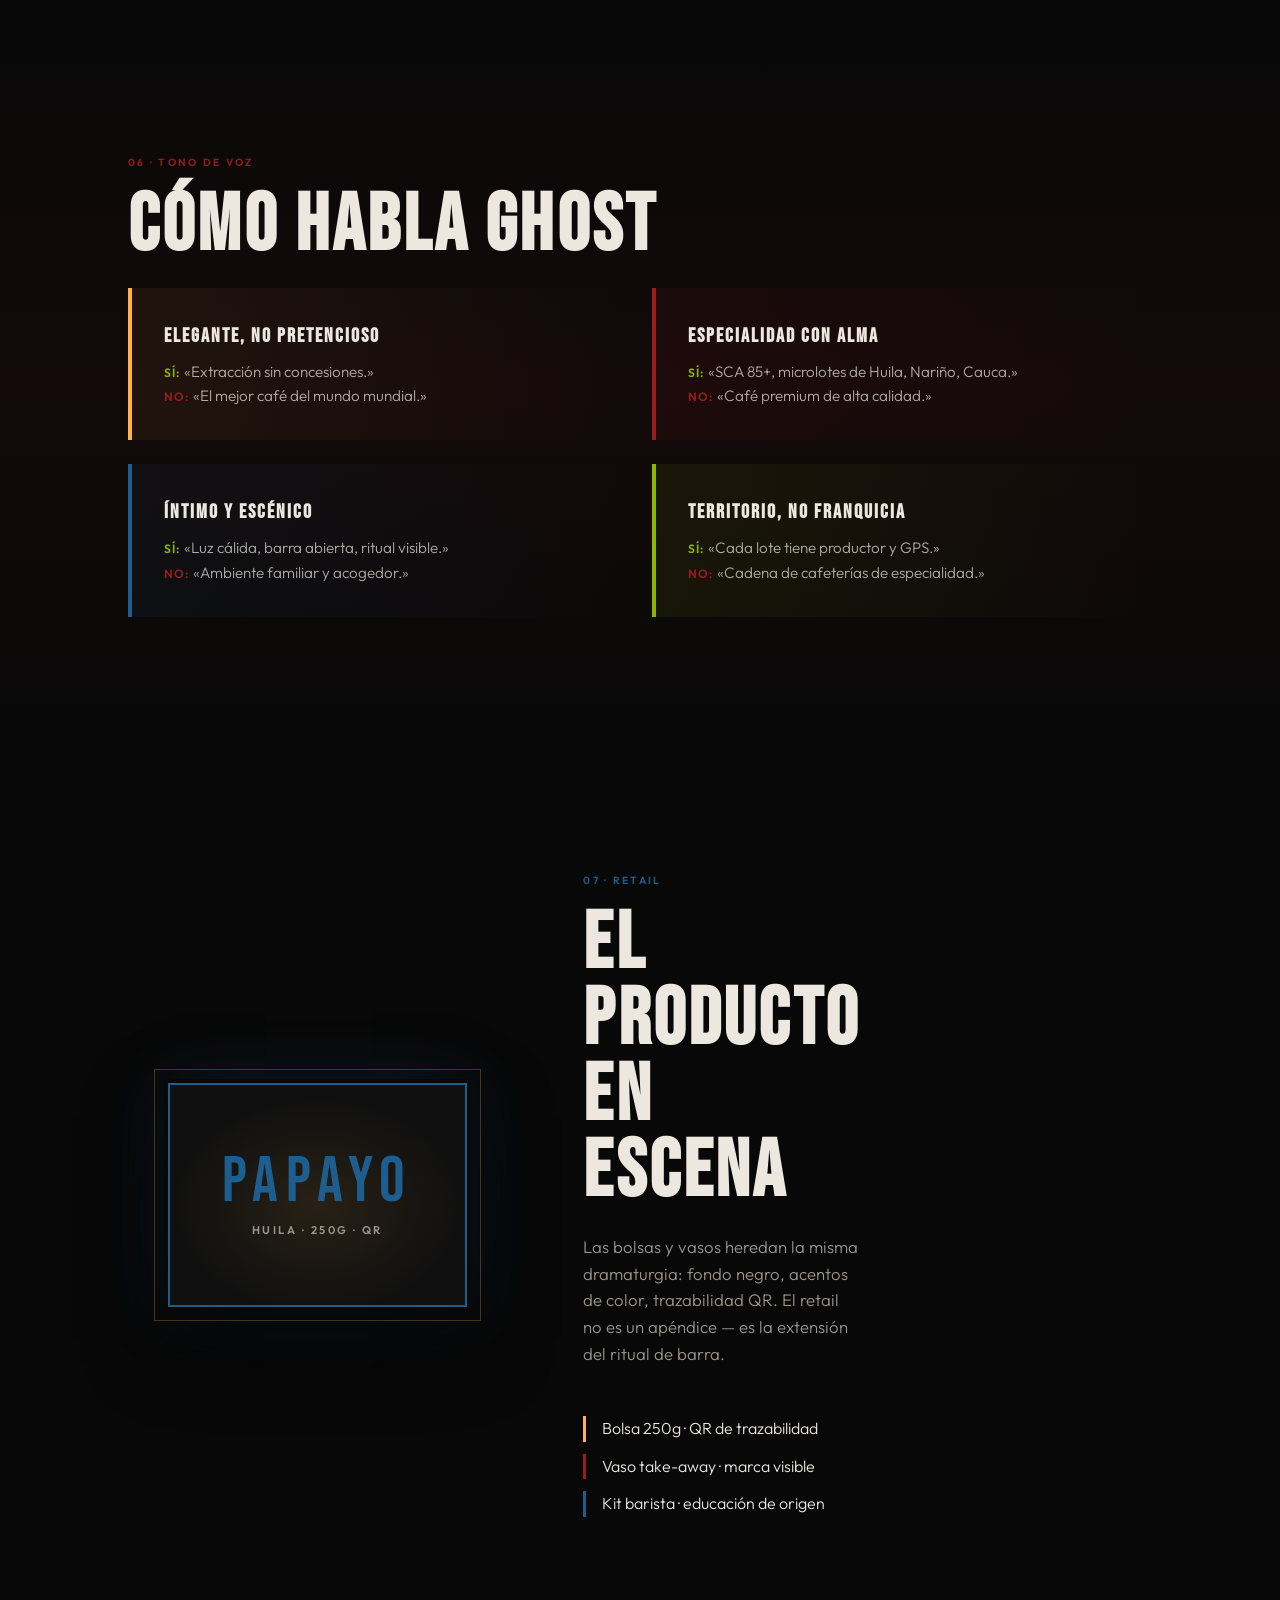
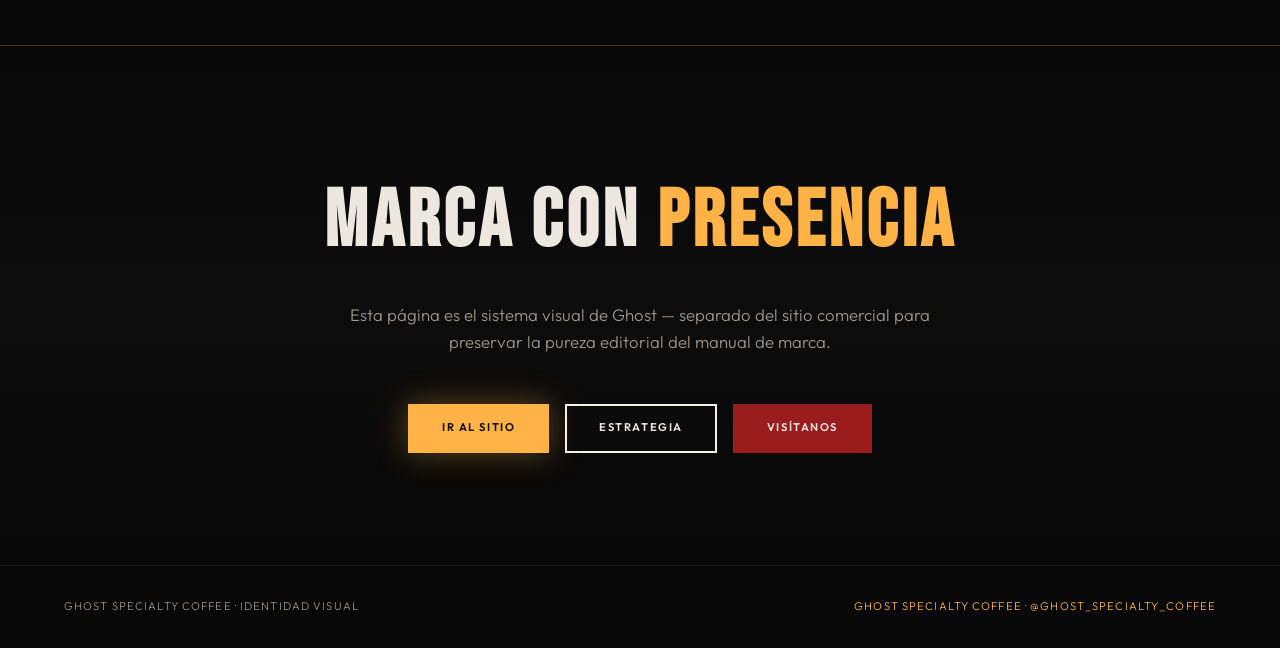
<file: identidad.html>
<!DOCTYPE html>
<html lang="es">
<head>
  <meta charset="UTF-8">
  <meta name="viewport" content="width=device-width, initial-scale=1.0">
  <meta name="description" content="Identidad visual Ghost Specialty Coffee — paleta negro, amarillo, rojo, blanco y azul. Concepto industrial cálida. Manual de marca editorial.">
  <meta name="theme-color" content="#080808">
  <meta property="og:title" content="Identidad visual | Ghost Specialty Coffee">
  <meta property="og:description" content="Manual de marca: especialidad, elegancia e industrial cálida. Negro · Amarillo · Rojo · Blanco · Azul.">
  <meta property="og:image" content="assets/images/brand/logo-mark.png">
  <link rel="icon" href="assets/images/brand/logo-mark.png" type="image/png">
  <title>Identidad visual | Ghost Specialty Coffee</title>
  <link rel="preconnect" href="https://fonts.googleapis.com">
  <link rel="preconnect" href="https://fonts.gstatic.com" crossorigin>
  <link href="https://fonts.googleapis.com/css2?family=Bebas+Neue&family=Outfit:wght@300;400;600&family=Playfair+Display:ital@0;1&display=swap" rel="stylesheet">
  <link rel="stylesheet" href="css/identidad.css">
</head>
<body class="id-page" data-page="identidad">
  <a class="id-skip" href="#contenido">Ir al contenido</a>

  <header class="id-nav" role="banner">
    <a class="id-nav__brand" href="index.html">
      <img src="assets/images/brand/logo-mark.png" alt="" width="32" height="32" decoding="async" style="height:2rem;width:2rem">
      Ghost
    </a>
    <ul class="id-nav__links" role="list">
      <li><a href="index.html">Sitio</a></li>
      <li><a href="identidad.html" aria-current="page">Identidad</a></li>
      <li><a href="estrategia.html">Estrategia</a></li>
      <li><a href="contacto.html">Contacto</a></li>
    </ul>
  </header>

  <section class="id-hero" aria-labelledby="hero-title">
    <div class="id-hero__bg" aria-hidden="true">
      <div class="id-hero__veil"></div>
      <div class="id-hero__grid"></div>
    </div>
    <div class="id-hero__content">
      <p class="id-hero__tag">Manual de marca · Industrial cálida</p>
      <h1 class="id-hero__title" id="hero-title">
        <span class="c-white">Identidad</span>
        <span class="c-yellow">Visual</span>
        <span class="c-red">Ghost</span>
      </h1>
      <p class="id-hero__lead">
        Café de especialidad con presencia escénica. Negro profundo, luz ámbar, acentos rojo y azul metálico.
        Una marca que no se parece a otra cafetería: es un ritual de lujo industrial.
      </p>
      <p class="id-hero__source">
        Basado en documentación de marca y <a href="https://lasucursaldelcafe-droid.github.io/cotizador-viajes-peludos/" target="_blank" rel="noopener noreferrer">Ghost Specialty Coffee</a>
        · Del origen al ritual.
      </p>
    </div>
  </section>

  <div class="id-marquee id-marquee--warm" aria-hidden="true">
    <div class="id-marquee__strip">
      <span>Negro · Autoridad</span>
      <span>Amarillo · Luz cálida</span>
      <span>Rojo · Pasión</span>
      <span>Blanco · Claridad</span>
      <span>Azul · Precisión</span>
      <span>Especialidad</span>
      <span>Elegancia</span>
      <span>Industrial cálida</span>
      <span>SCA 85+</span>
      <span>Negro · Autoridad</span>
      <span>Amarillo · Luz cálida</span>
      <span>Rojo · Pasión</span>
      <span>Blanco · Claridad</span>
      <span>Azul · Precisión</span>
      <span>Especialidad</span>
      <span>Elegancia</span>
      <span>Industrial cálida</span>
      <span>SCA 85+</span>
    </div>
    <div class="id-marquee__strip" aria-hidden="true">
      <span>Negro · Autoridad</span>
      <span>Amarillo · Luz cálida</span>
      <span>Rojo · Pasión</span>
      <span>Blanco · Claridad</span>
      <span>Azul · Precisión</span>
      <span>Especialidad</span>
      <span>Elegancia</span>
      <span>Industrial cálida</span>
      <span>SCA 85+</span>
      <span>Negro · Autoridad</span>
      <span>Amarillo · Luz cálida</span>
      <span>Rojo · Pasión</span>
      <span>Blanco · Claridad</span>
      <span>Azul · Precisión</span>
      <span>Especialidad</span>
      <span>Elegancia</span>
      <span>Industrial cálida</span>
      <span>SCA 85+</span>
    </div>
  </div>

  <main id="contenido">
    <section class="id-section id-section--yellow-edge" aria-labelledby="palette-title">
      <div class="id-wrap id-reveal">
        <p class="id-kicker" style="color:var(--id-yellow)">01 · Sistema cromático</p>
        <h2 class="id-title" id="palette-title">Cinco colores,<br>una sola voz</h2>
        <p class="id-intro">
          La paleta no decora: dramatiza. El negro domina el 60% del espacio. Amarillo y ámbar simulan la luz
          de barra (2700K–3000K). Rojo y azul metálico marcan urgencia y precisión. Blanco corta el ruido visual.
        </p>
        <div class="id-palette" role="list">
          <article class="id-swatch id-swatch--black" role="listitem">
            <span class="id-swatch__name">Negro</span>
            <span class="id-swatch__hex">#080808</span>
            <span class="id-swatch__role">Fondo, autoridad, premium, ritual nocturno</span>
          </article>
          <article class="id-swatch id-swatch--yellow" role="listitem">
            <div class="id-swatch__glow" aria-hidden="true"></div>
            <span class="id-swatch__name">Amarillo</span>
            <span class="id-swatch__hex">#FFB347</span>
            <span class="id-swatch__role">Luz cálida, barra, glow, acento principal</span>
          </article>
          <article class="id-swatch id-swatch--red" role="listitem">
            <span class="id-swatch__name">Rojo</span>
            <span class="id-swatch__hex">#9B1C1C</span>
            <span class="id-swatch__role">Pasión, lotes limitados, gastronomía</span>
          </article>
          <article class="id-swatch id-swatch--white" role="listitem">
            <span class="id-swatch__name">Blanco</span>
            <span class="id-swatch__hex">#FFFFFF</span>
            <span class="id-swatch__role">Contraste, legibilidad, momentos de respiro</span>
          </article>
          <article class="id-swatch id-swatch--blue" role="listitem">
            <span class="id-swatch__name">Azul</span>
            <span class="id-swatch__hex">#1E5E8E</span>
            <span class="id-swatch__role">SCA 85+, datos, trazabilidad, educación</span>
          </article>
        </div>
        <p class="id-intro" style="margin-block-start:2rem;margin-block-end:0">
          <strong style="color:var(--id-lime)">Verde limón #8DB600</strong> — acento secundario de marca: CTAs, origen, crecimiento y señalización digital.
        </p>
      </div>
    </section>

    <section class="id-section id-section--red" aria-labelledby="concept-title">
      <div class="id-wrap id-split id-reveal">
        <div>
          <p class="id-kicker" style="color:var(--id-red)">02 · Espacio físico</p>
          <h2 class="id-title" id="concept-title">Industrial<br>cálida</h2>
          <p class="id-intro">
            La tienda es un escenario de chiaroscuro: concreto expuesto, madera oscura, ladrillo y plantas
            que proyectan sombras dramáticas. Cinco tipos de luminaria — riel, colgantes, aplique, LED en
            estantería y spots en piso — crean pools de luz ámbar sobre la barra y el producto.
          </p>
          <p class="id-intro" style="margin-block-end:0">
            <em style="font-family:var(--id-editorial);font-size:1.2rem;color:var(--id-yellow)">
              «Acogedor. Íntimo. Elegante.»
            </em>
            — concepto de iluminación Ghost, Opción 1
          </p>
        </div>
        <figure class="id-split__visual">
          <div class="id-frame id-frame--abstract" aria-hidden="true">
            <div class="id-abstract-panel">
              <span class="id-abstract-panel__title">BARRA</span>
              <span class="id-abstract-panel__sub">Luz ámbar · 2700K</span>
            </div>
            <div class="id-accent-bar" aria-hidden="true"></div>
          </div>
        </figure>
      </div>
    </section>

    <section class="id-section" aria-labelledby="materials-title">
      <div class="id-wrap id-reveal">
        <p class="id-kicker" style="color:var(--id-amber)">03 · Materiales & atmósfera</p>
        <h2 class="id-title" id="materials-title">Texturas que hablan</h2>
        <div class="id-concept-grid">
          <article class="id-concept-card id-concept-card--yellow">
            <p class="id-concept-card__icon">01</p>
            <h3>Madera noble</h3>
            <p>Barra de roble o nogal oscuro con LED bajo estante. Superficie cálida que contrasta el negro del techo.</p>
          </article>
          <article class="id-concept-card id-concept-card--white">
            <p class="id-concept-card__icon">02</p>
            <h3>Concreto & ladrillo</h3>
            <p>Columnas y muros expuestos. Industrial sin frialdad: la luz ámbar suaviza cada arista.</p>
          </article>
          <article class="id-concept-card id-concept-card--red">
            <p class="id-concept-card__icon">03</p>
            <h3>Metal negro</h3>
            <p>Rieles, tuberías visibles, lámparas tipo cúpula con interior dorado. Estética de taller de lujo.</p>
          </article>
          <article class="id-concept-card id-concept-card--blue">
            <p class="id-concept-card__icon">04</p>
            <h3>Vidrio & profundidad</h3>
            <p>Ventanales nocturnos que conectan interior y calle. El café brilla como vitrina.</p>
          </article>
          <article class="id-concept-card id-concept-card--lime">
            <p class="id-concept-card__icon">05</p>
            <h3>Vegetación</h3>
            <p>Plantas de interior con spots desde el piso. Sombras ascendentes, drama escénico.</p>
          </article>
          <article class="id-concept-card id-concept-card--yellow">
            <p class="id-concept-card__icon">06</p>
            <h3>Dimmer</h3>
            <p>Toda la iluminación regulable. De día: acogedor. De noche: íntimo y espectacular.</p>
          </article>
        </div>
      </div>
    </section>

    <section class="id-light-band" aria-labelledby="light-title">
      <div class="id-light-band__glow" aria-hidden="true"></div>
      <div class="id-light-band__content id-reveal">
        <p class="id-light-sub" id="light-title">Temperatura de color recomendada</p>
        <p class="id-light-kelvin">2700K</p>
        <p class="id-light-sub">Luz cálida · Ámbar · Elegancia escénica</p>
      </div>
    </section>

    <section class="id-section id-section--blue" aria-labelledby="type-title">
      <div class="id-wrap id-reveal">
        <p class="id-kicker" style="color:var(--id-blue)">04 · Tipografía</p>
        <h2 class="id-title" id="type-title">Voz visual agresiva</h2>
        <div class="id-type-block id-type-block--display">
          <p class="id-type-sample id-type-sample--color">ESPECIALIDAD</p>
          <p class="id-type-meta">
            <span>Bebas Neue</span>
            <span>Display · Condensada</span>
            <span>Títulos · Marquee · Impacto</span>
          </p>
        </div>
        <div class="id-type-block id-type-block--body">
          <p class="id-type-body-sample">
            Ghost Specialty Coffee es una tienda de café de especialidad en Cali donde el proceso
            es el producto. Cada taza cuenta una historia de origen verificable en Colombia — servida
            con la elegancia de un ritual nocturno bajo luz cálida.
          </p>
          <p class="id-type-meta" style="color:var(--id-black)">
            <span>Outfit</span>
            <span>Cuerpo · Legible</span>
            <span>Párrafos · UI · Menú</span>
          </p>
        </div>
        <div class="id-type-block" style="border-color:var(--id-yellow);background:var(--id-black)">
          <p class="id-type-sample" style="font-family:var(--id-editorial);font-size:clamp(2rem,6vw,3.5rem);font-style:italic;color:var(--id-yellow)">
            Del origen al ritual.
          </p>
          <p class="id-type-meta">
            <span>Playfair Display</span>
            <span>Editorial · Cursiva</span>
            <span>Tagline · Citas · Lujo</span>
          </p>
        </div>
      </div>
    </section>

    <section class="id-section" aria-labelledby="logo-title">
      <div class="id-wrap id-reveal">
        <p class="id-kicker" style="color:var(--id-white)">05 · Logotipo</p>
        <h2 class="id-title" id="logo-title">Aplicaciones de marca</h2>
        <p class="id-intro">El logo Ghost funciona sobre fondos oscuros, claros y de color. Zona de respeto mínima: altura del símbolo × 1.5 en todos los lados.</p>
        <div class="id-logo-grid">
          <div class="id-logo-cell id-logo-cell--dark">
            <img src="assets/images/brand/ghost-wordmark.svg" alt="Logo horizontal Ghost sobre negro" width="220" height="48" loading="lazy">
            <span class="id-logo-cell__label">Sobre negro · Principal</span>
          </div>
          <div class="id-logo-cell id-logo-cell--light">
            <img src="assets/images/brand/ghost-wordmark.svg" alt="Logo horizontal Ghost sobre blanco" width="220" height="48" loading="lazy">
            <span class="id-logo-cell__label">Sobre blanco · Impresión</span>
          </div>
          <div class="id-logo-cell id-logo-cell--red">
            <img src="assets/images/brand/logo-mark.png" alt="Isotipo Ghost sobre rojo" width="80" height="80" loading="lazy">
            <span class="id-logo-cell__label">Isotipo · Rojo metálico</span>
          </div>
          <div class="id-logo-cell id-logo-cell--blue">
            <img src="assets/images/brand/logo-mark.png" alt="Isotipo Ghost sobre azul" width="80" height="80" loading="lazy">
            <span class="id-logo-cell__label">Señalética · Azul metálico</span>
          </div>
        </div>
      </div>
    </section>

    <section class="id-section id-section--red" aria-labelledby="voice-title">
      <div class="id-wrap id-reveal">
        <p class="id-kicker" style="color:var(--id-red)">06 · Tono de voz</p>
        <h2 class="id-title" id="voice-title">Cómo habla Ghost</h2>
        <div class="id-voice-grid">
          <article class="id-voice-card">
            <h3>Elegante, no pretencioso</h3>
            <p><span class="do">Sí:</span> «Extracción sin concesiones.»</p>
            <p><span class="dont">No:</span> «El mejor café del mundo mundial.»</p>
          </article>
          <article class="id-voice-card">
            <h3>Especialidad con alma</h3>
            <p><span class="do">Sí:</span> «SCA 85+, microlotes de Huila, Nariño, Cauca.»</p>
            <p><span class="dont">No:</span> «Café premium de alta calidad.»</p>
          </article>
          <article class="id-voice-card">
            <h3>Íntimo y escénico</h3>
            <p><span class="do">Sí:</span> «Luz cálida, barra abierta, ritual visible.»</p>
            <p><span class="dont">No:</span> «Ambiente familiar y acogedor.»</p>
          </article>
          <article class="id-voice-card">
            <h3>Territorio, no franquicia</h3>
            <p><span class="do">Sí:</span> «Cada lote tiene productor y GPS.»</p>
            <p><span class="dont">No:</span> «Cadena de cafeterías de especialidad.»</p>
          </article>
        </div>
      </div>
    </section>

    <section class="id-section id-split id-split--reverse" aria-labelledby="product-title">
      <div class="id-wrap id-split id-reveal">
        <figure class="id-split__visual">
          <div class="id-frame id-frame--abstract" style="border-color:var(--id-blue);box-shadow:0 0 0 4px var(--id-black),0 2rem 5rem rgb(0 0 0 / 0.6),0 0 4rem rgb(30 94 142 / 0.25)">
            <div class="id-abstract-panel id-abstract-panel--retail">
              <span class="id-abstract-panel__title">PAPAYO</span>
              <span class="id-abstract-panel__sub">Huila · 250g · QR</span>
            </div>
          </div>
        </figure>
        <div>
          <p class="id-kicker" style="color:var(--id-blue)">07 · Retail</p>
          <h2 class="id-title" id="product-title">El producto<br>en escena</h2>
          <p class="id-intro">
            Las bolsas y vasos heredan la misma dramaturgia: fondo negro, acentos de color, trazabilidad QR.
            El retail no es un apéndice — es la extensión del ritual de barra.
          </p>
          <ul style="list-style:none;padding:0;margin:0;display:grid;gap:0.75rem">
            <li style="padding-inline-start:1rem;border-inline-start:3px solid var(--id-yellow)">Bolsa 250g · QR de trazabilidad</li>
            <li style="padding-inline-start:1rem;border-inline-start:3px solid var(--id-red)">Vaso take-away · marca visible</li>
            <li style="padding-inline-start:1rem;border-inline-start:3px solid var(--id-blue)">Kit barista · educación de origen</li>
          </ul>
        </div>
      </div>
    </section>
  </main>

  <section class="id-cta" aria-labelledby="cta-title">
    <h2 class="id-cta__title" id="cta-title">Marca con <em>presencia</em></h2>
    <p class="id-intro" style="margin-inline:auto;text-align:center">
      Esta página es el sistema visual de Ghost — separado del sitio comercial para preservar
      la pureza editorial del manual de marca.
    </p>
    <div class="id-cta__links">
      <a class="id-btn id-btn--yellow" href="index.html">Ir al sitio</a>
      <a class="id-btn id-btn--ghost" href="estrategia.html">Estrategia</a>
      <a class="id-btn id-btn--red" href="contacto.html">Visítanos</a>
    </div>
  </section>

  <footer class="id-footer" role="contentinfo">
    <span>Ghost Specialty Coffee · Identidad visual</span>
    <span>
      <a href="https://lasucursaldelcafe-droid.github.io/cotizador-viajes-peludos/" target="_blank" rel="noopener noreferrer">Ghost Specialty Coffee</a>
      · <a href="https://www.instagram.com/ghost_specialty_coffee/" target="_blank" rel="noopener noreferrer">@ghost_specialty_coffee</a>
    </span>
  </footer>

  <script type="module">
    const reveals = document.querySelectorAll('.id-reveal');
    const observer = new IntersectionObserver(
      (entries) => entries.forEach((e) => { if (e.isIntersecting) e.target.classList.add('is-visible'); }),
      { threshold: 0.12, rootMargin: '0px 0px -5% 0px' }
    );
    reveals.forEach((el) => observer.observe(el));
  </script>
</body>
</html>
</file>
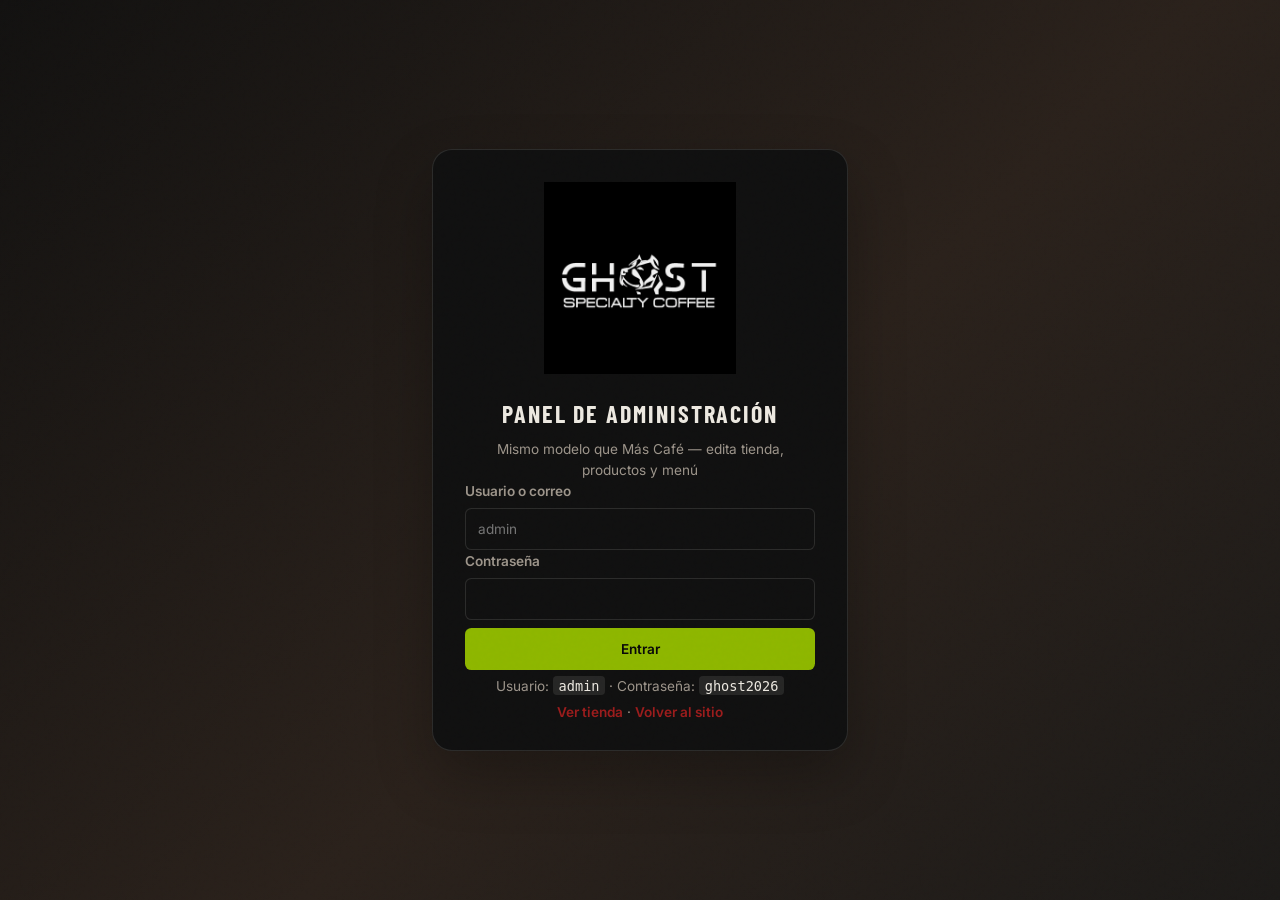
<file: login.html>
<!DOCTYPE html>
<html lang="es">
<head>
  <meta charset="UTF-8">
  <meta http-equiv="refresh" content="0;url=admin.html">
  <meta name="robots" content="noindex">
  <title>Redirigiendo… | Ghost Admin</title>
  <script>globalThis.location.replace('admin.html');</script>
</head>
<body>
  <p><a href="admin.html">Ir al panel de administración</a></p>
</body>
</html>
</file>
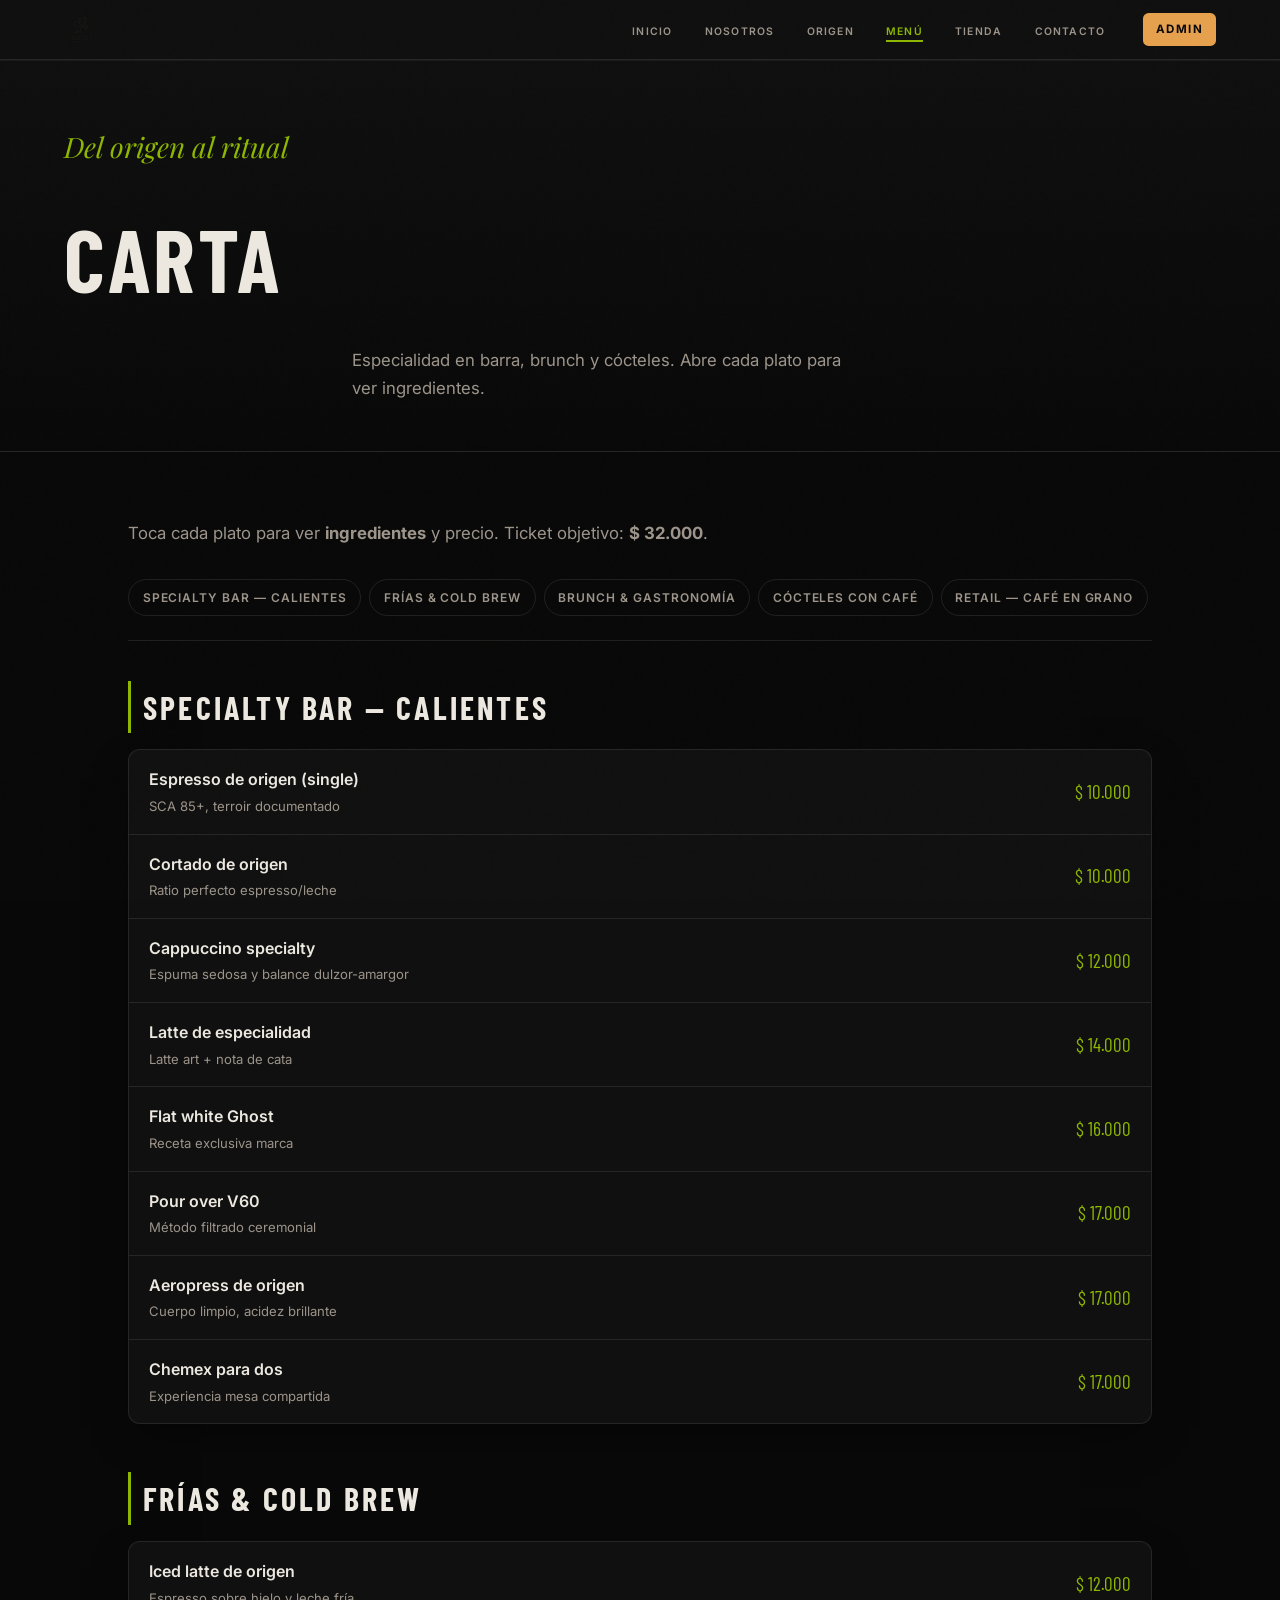
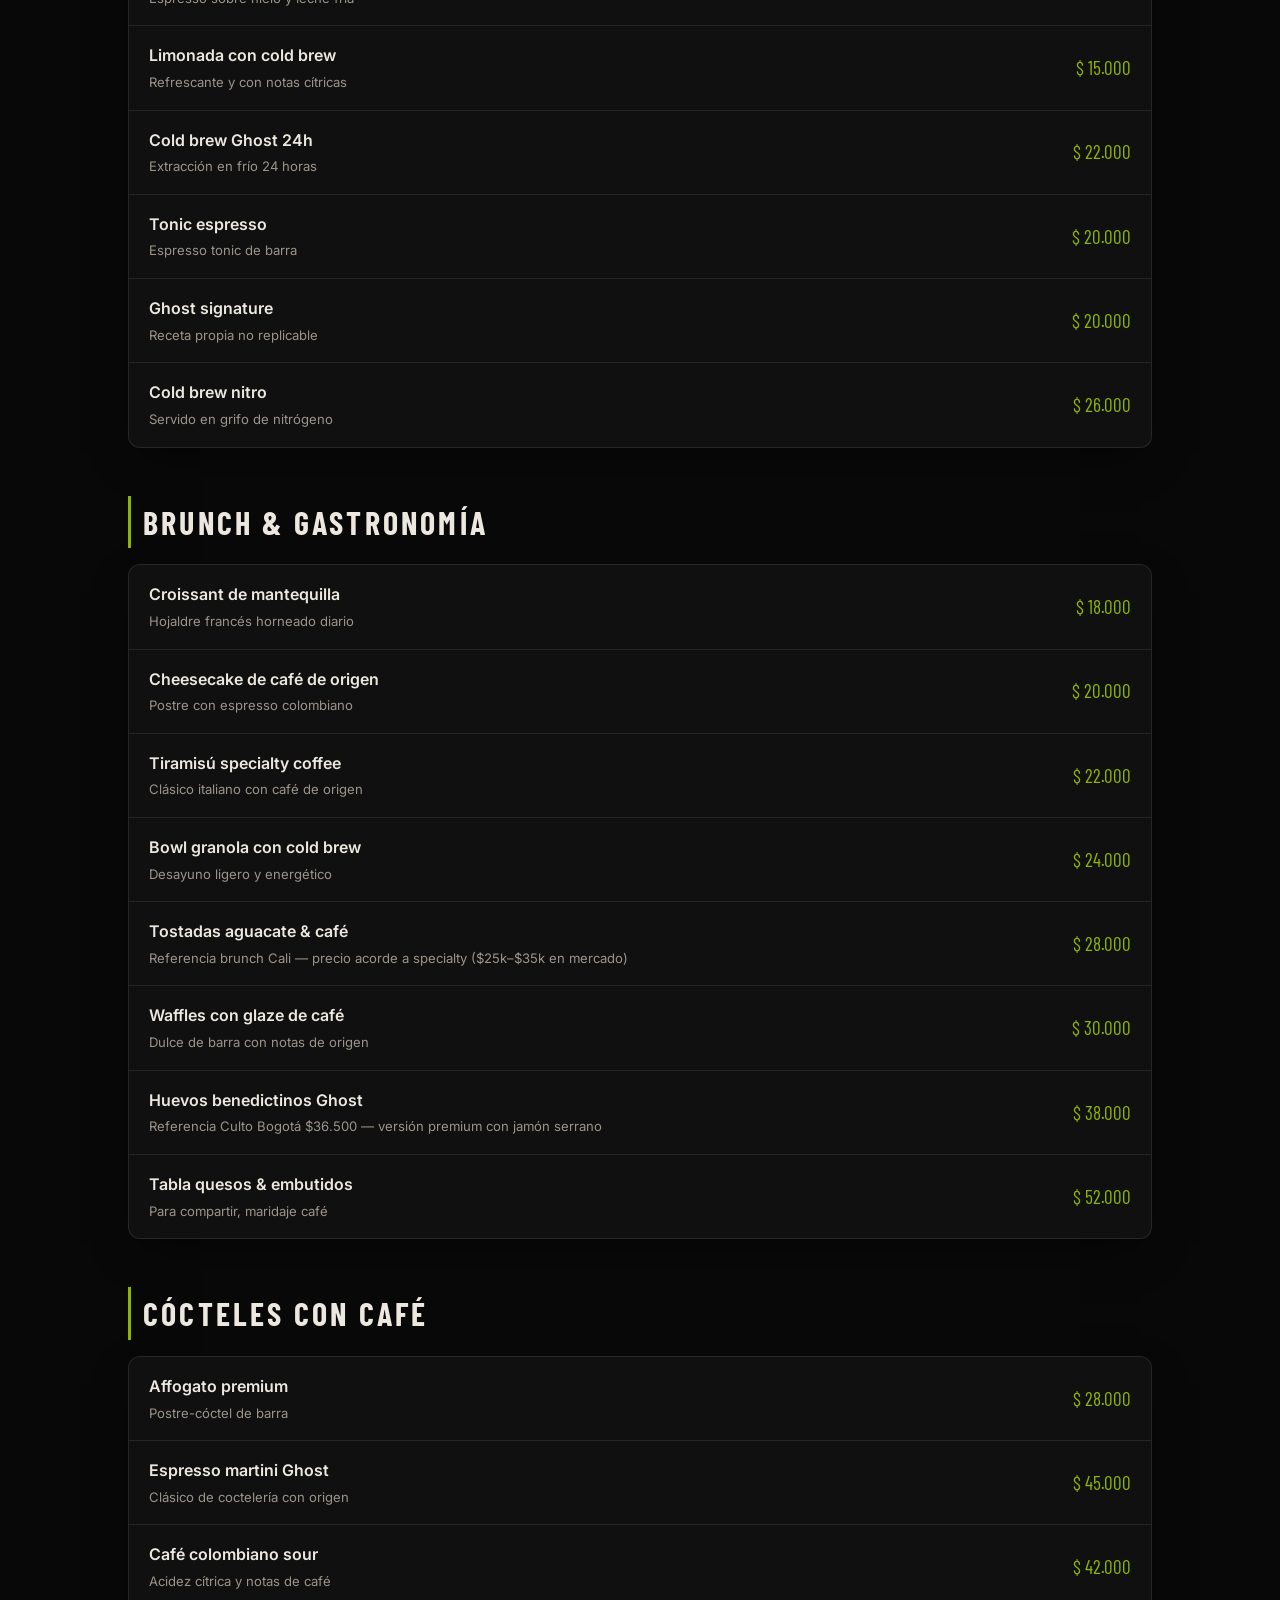
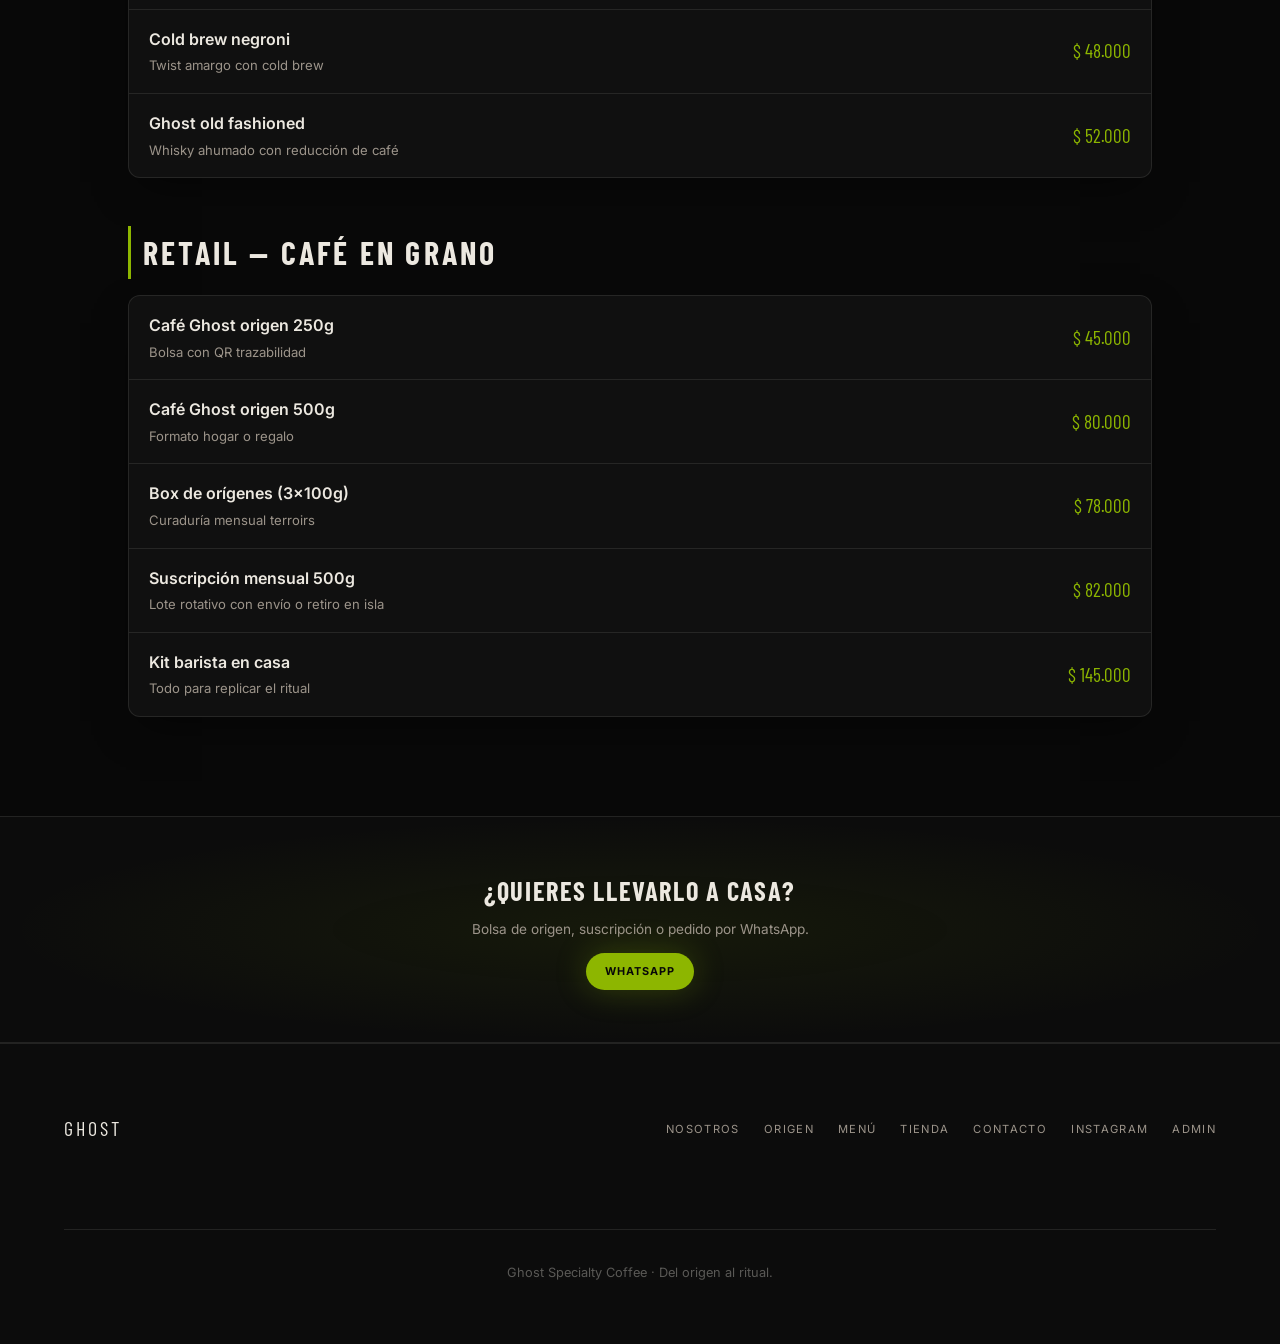
<file: menu.html>
<!DOCTYPE html>
<html lang="es">
<head>
  <meta charset="UTF-8">
  <meta name="viewport" content="width=device-width, initial-scale=1.0">
  <meta name="description" content="Carta Ghost Specialty Coffee — platos, ingredientes y precios.">
  <meta name="theme-color" content="#080808">
  <title>Menú | Ghost Specialty Coffee</title>
  <link rel="preconnect" href="https://fonts.googleapis.com">
  <link rel="preconnect" href="https://fonts.gstatic.com" crossorigin>
  <link href="https://fonts.googleapis.com/css2?family=Barlow+Condensed:wght@600;700&family=Inter:wght@300;400;600&family=Playfair+Display:ital@0;1&display=swap" rel="stylesheet">
  <link rel="icon" href="assets/images/brand/logo-mark.png" type="image/png">
  <link rel="stylesheet" href="css/ghost.css">
</head>
<body data-page="menu">
  <a class="skip-link" href="#contenido">Ir al contenido</a>

  <header class="ghost-nav" role="banner">
    <a class="ghost-nav__brand" href="index.html" aria-label="Ghost Specialty Coffee — inicio">
      <img class="ghost-nav__mark" src="assets/images/brand/logo-mark-clear.png" alt="Ghost Specialty Coffee" height="36" decoding="async">
    </a>
    <button type="button" class="ghost-nav__toggle" id="ghostNavToggle" aria-expanded="false" aria-controls="ghostNavMenu">Menú</button>
    <nav aria-label="Principal">
      <ul class="ghost-nav__menu" id="ghostNavMenu"></ul>
    </nav>
  </header>

  <header class="ghost-page-hero">
    <div class="ghost-wrap">
      <p class="ghost-kicker">Del origen al ritual</p>
      <h1 class="ghost-page-hero__title">Carta</h1>
      <p class="ghost-page-hero__lead">Especialidad en barra, brunch y cócteles. Abre cada plato para ver ingredientes.</p>
    </div>
  </header>

  <main id="contenido" class="ghost-section">
    <div class="ghost-wrap ghost-wrap--narrow">
      <div id="ghostMenuRoot" class="ghost-carta" aria-busy="true" aria-live="polite">
        <p class="ghost-carta-loading">Cargando carta…</p>
      </div>
    </div>
  </main>

  <section class="ghost-cta-band">
    <h2 class="ghost-cta-band__title reveal">¿Quieres llevarlo a casa?</h2>
    <p class="ghost-cta-band__text reveal">Bolsa de origen, suscripción o pedido por WhatsApp.</p>
    <a class="btn btn--spectral reveal" data-whatsapp="Hola Ghost, quiero información sobre retail y suscripción." href="#">WhatsApp</a>
  </section>

  <footer class="ghost-footer" role="contentinfo">
    <div class="ghost-footer__inner">
      <p class="ghost-footer__brand">Ghost</p>
      <nav aria-label="Pie de página">
        <ul class="ghost-footer__links">
          <li><a href="nosotros.html">Nosotros</a></li>
          <li><a href="origen.html">Origen</a></li>
          <li><a href="menu.html">Menú</a></li>
          <li><a href="tienda.html">Tienda</a></li>
          <li><a href="contacto.html">Contacto</a></li>
          <li><a href="https://www.instagram.com/ghost_specialty_coffee/" target="_blank" rel="noopener noreferrer">Instagram</a></li>
          <li><a href="admin.html" class="ghost-footer__admin">Admin</a></li>
        </ul>
      </nav>
      <p class="ghost-footer__copy">Ghost Specialty Coffee · Del origen al ritual.</p>
    </div>
  </footer>

  <script type="module" src="js/main.js"></script>
</body>
</html>
</file>
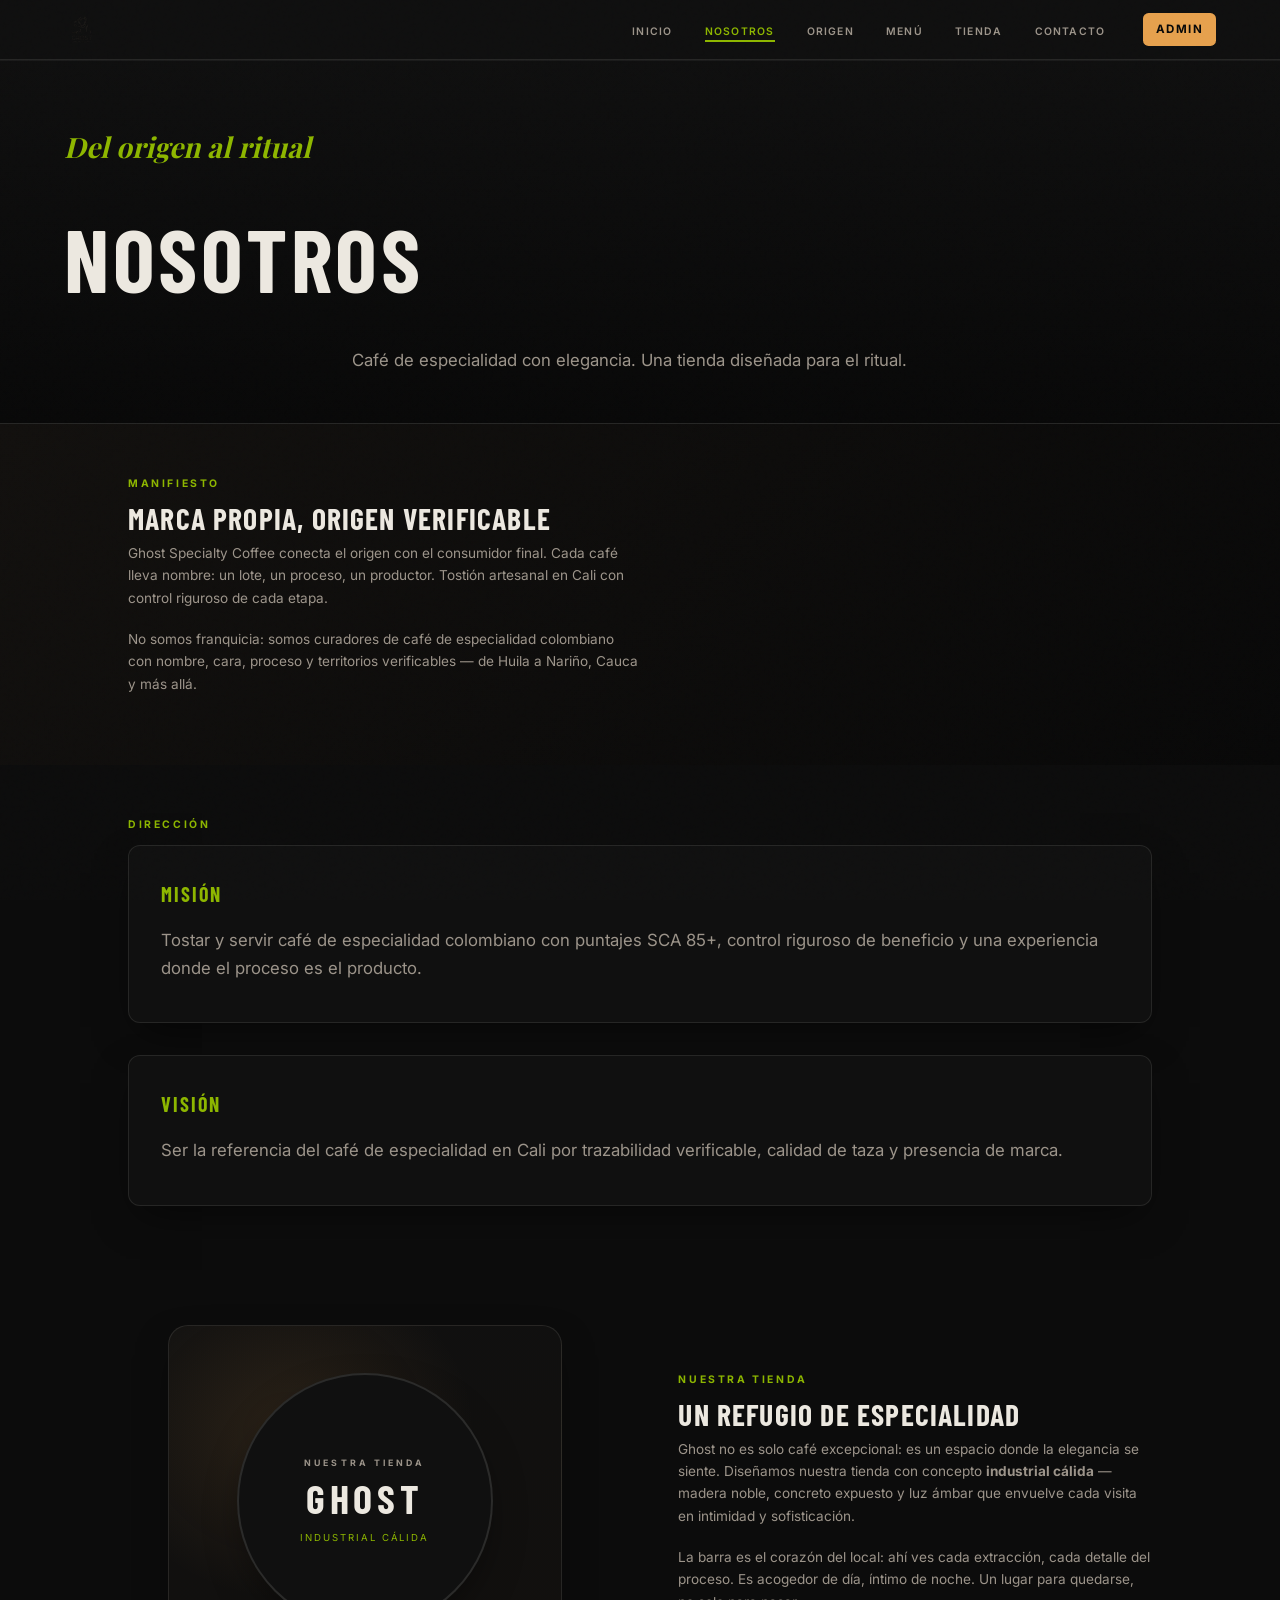
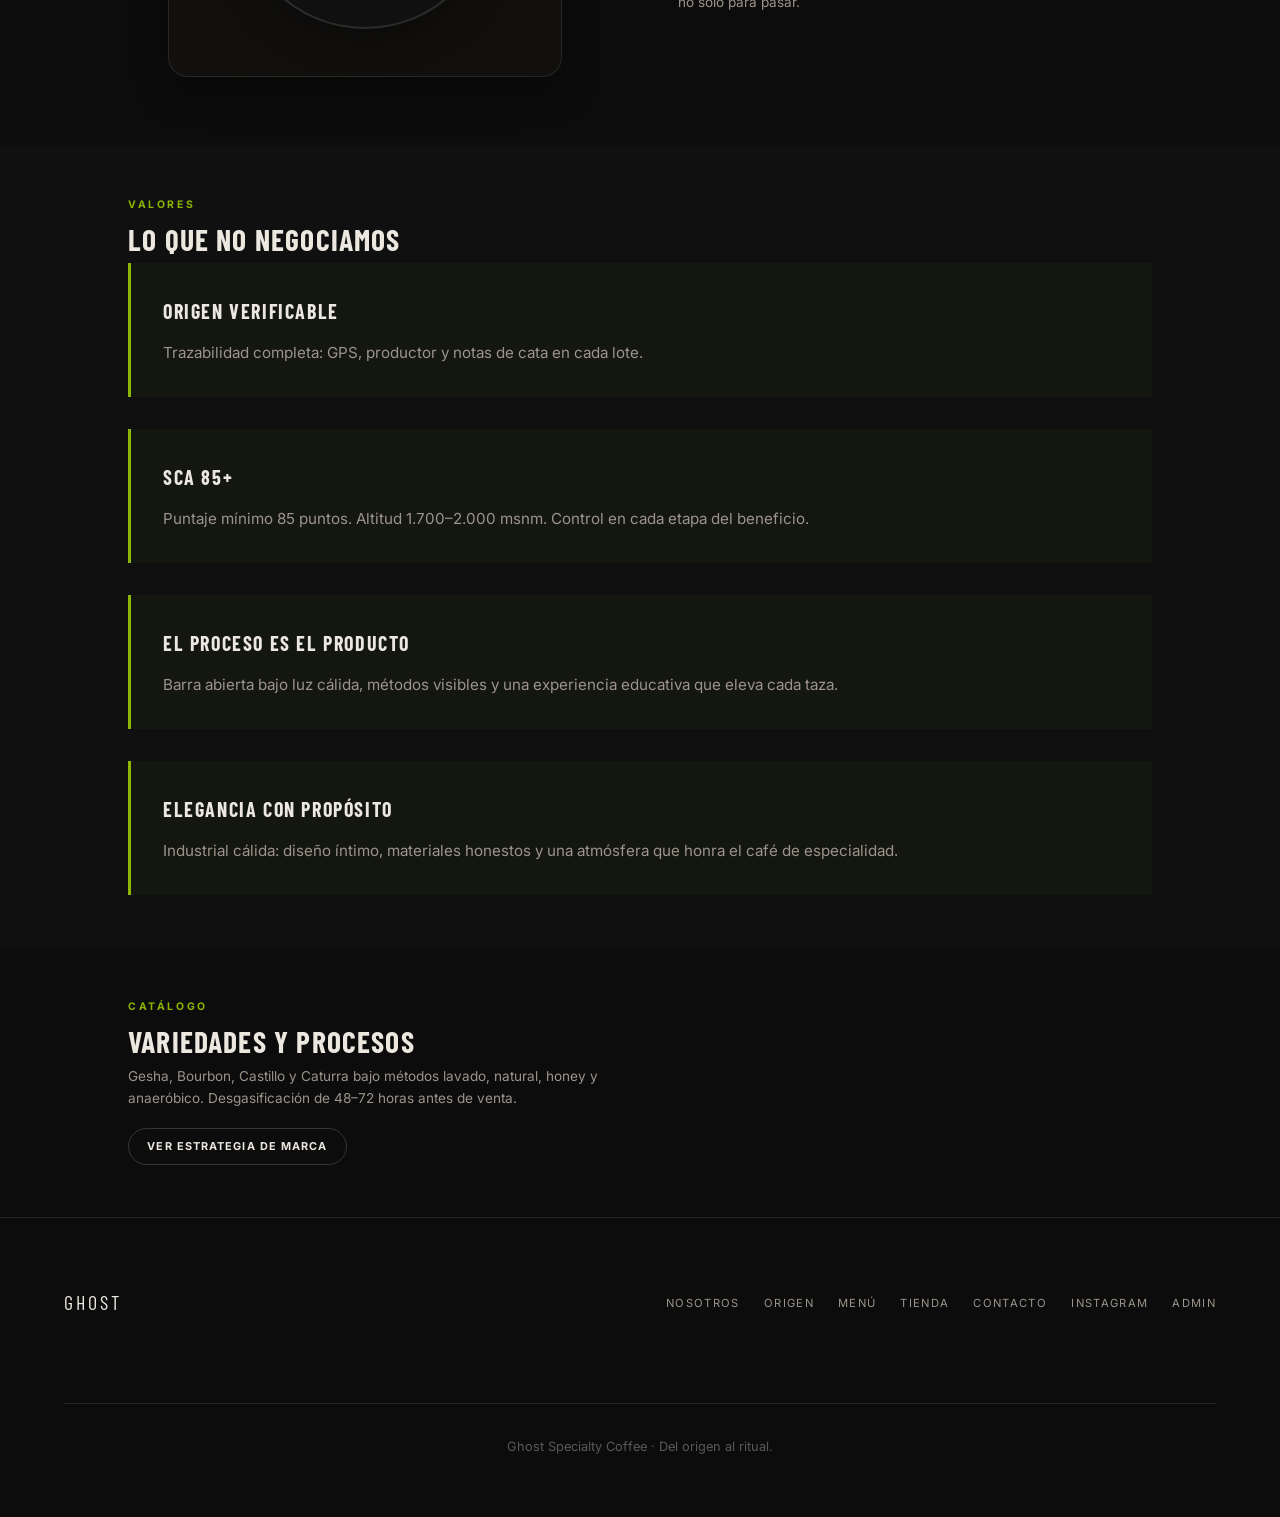
<file: nosotros.html>
<!DOCTYPE html>
<html lang="es">
<head>
  <meta charset="UTF-8">
  <meta name="viewport" content="width=device-width, initial-scale=1.0">
  <meta name="description" content="Ghost Specialty Coffee — tienda de café de especialidad en Cali. Microlotes colombianos, barra abierta e industrial cálida.">
  <meta name="theme-color" content="#080808">
  <title>Nosotros | Ghost Specialty Coffee</title>
  <link rel="preconnect" href="https://fonts.googleapis.com">
  <link rel="preconnect" href="https://fonts.gstatic.com" crossorigin>
  <link href="https://fonts.googleapis.com/css2?family=Barlow+Condensed:wght@600;700&family=Inter:wght@300;400;600&display=swap" rel="stylesheet">
  <link rel="stylesheet" href="css/ghost.css">
</head>
<body data-page="nosotros">
  <a class="skip-link" href="#contenido">Ir al contenido</a>

  <header class="ghost-nav" role="banner">
    <a class="ghost-nav__brand" href="index.html" aria-label="Ghost Specialty Coffee — inicio">
      <img class="ghost-nav__mark" src="assets/images/brand/logo-mark-clear.png" alt="Ghost Specialty Coffee" height="36" decoding="async">
    </a>
    <button type="button" class="ghost-nav__toggle" id="ghostNavToggle" aria-expanded="false" aria-controls="ghostNavMenu">Menú</button>
    <nav aria-label="Principal">
      <ul class="ghost-nav__menu" id="ghostNavMenu"></ul>
    </nav>
  </header>

  <header class="ghost-page-hero">
    <div class="ghost-wrap">
      <p class="ghost-kicker">Del origen al ritual</p>
      <h1 class="ghost-page-hero__title">Nosotros</h1>
      <p class="ghost-page-hero__lead">Café de especialidad con elegancia. Una tienda diseñada para el ritual.</p>
    </div>
  </header>

  <main id="contenido">
    <section class="ghost-section ghost-section--roast">
      <div class="ghost-wrap">
        <p class="ghost-section__label reveal">Manifiesto</p>
        <h2 class="ghost-section__title reveal">Marca propia, origen verificable</h2>
        <p class="ghost-section__intro reveal">
          Ghost Specialty Coffee conecta el origen con el consumidor final. Cada café lleva nombre:
          un lote, un proceso, un productor. Tostión artesanal en Cali con control riguroso de cada etapa.
        </p>
        <p class="ghost-section__intro reveal">
          No somos franquicia: somos curadores de café de especialidad colombiano con nombre, cara,
          proceso y territorios verificables — de Huila a Nariño, Cauca y más allá.
        </p>
      </div>
    </section>

    <section class="ghost-section ghost-section--smoke">
      <div class="ghost-wrap">
        <p class="ghost-section__label reveal">Dirección</p>
        <div class="ghost-grid ghost-grid--2 reveal">
          <article class="ghost-contact-card">
            <h3>Misión</h3>
            <p>Tostar y servir café de especialidad colombiano con puntajes SCA 85+, control riguroso de beneficio y una experiencia donde el proceso es el producto.</p>
          </article>
          <article class="ghost-contact-card">
            <h3>Visión</h3>
            <p>Ser la referencia del café de especialidad en Cali por trazabilidad verificable, calidad de taza y presencia de marca.</p>
          </article>
        </div>
      </div>
    </section>

    <section class="ghost-section ghost-section--smoke" aria-labelledby="tienda-title">
      <div class="ghost-wrap ghost-split ghost-split--reverse">
        <figure class="ghost-art-panel ghost-art-panel--warm reveal" aria-hidden="true">
          <div class="ghost-seal">
            <span class="ghost-seal__ring">Nuestra tienda</span>
            <span class="ghost-seal__core">GHOST</span>
            <span class="ghost-seal__tag">Industrial cálida</span>
          </div>
        </figure>
        <div>
          <p class="ghost-section__label reveal">Nuestra tienda</p>
          <h2 class="ghost-section__title reveal" id="tienda-title">Un refugio de especialidad</h2>
          <p class="ghost-section__intro reveal">
            Ghost no es solo café excepcional: es un espacio donde la elegancia se siente. Diseñamos
            nuestra tienda con concepto <strong>industrial cálida</strong> — madera noble, concreto
            expuesto y luz ámbar que envuelve cada visita en intimidad y sofisticación.
          </p>
          <p class="ghost-section__intro reveal">
            La barra es el corazón del local: ahí ves cada extracción, cada detalle del proceso.
            Es acogedor de día, íntimo de noche. Un lugar para quedarse, no solo para pasar.
          </p>
        </div>
      </div>
    </section>

    <section class="ghost-section ghost-section--dark" aria-labelledby="valores-title">
      <div class="ghost-wrap">
        <p class="ghost-section__label reveal">Valores</p>
        <h2 class="ghost-section__title reveal" id="valores-title">Lo que no negociamos</h2>
        <div class="ghost-grid ghost-grid--2 reveal">
          <article class="ghost-value">
            <h3 class="ghost-value__title">Origen verificable</h3>
            <p class="ghost-value__text">Trazabilidad completa: GPS, productor y notas de cata en cada lote.</p>
          </article>
          <article class="ghost-value">
            <h3 class="ghost-value__title">SCA 85+</h3>
            <p class="ghost-value__text">Puntaje mínimo 85 puntos. Altitud 1.700–2.000 msnm. Control en cada etapa del beneficio.</p>
          </article>
          <article class="ghost-value">
            <h3 class="ghost-value__title">El proceso es el producto</h3>
            <p class="ghost-value__text">Barra abierta bajo luz cálida, métodos visibles y una experiencia educativa que eleva cada taza.</p>
          </article>
          <article class="ghost-value">
            <h3 class="ghost-value__title">Elegancia con propósito</h3>
            <p class="ghost-value__text">Industrial cálida: diseño íntimo, materiales honestos y una atmósfera que honra el café de especialidad.</p>
          </article>
        </div>
      </div>
    </section>

    <section class="ghost-section ghost-section--smoke">
      <div class="ghost-wrap reveal">
        <p class="ghost-section__label">Catálogo</p>
        <h2 class="ghost-section__title">Variedades y procesos</h2>
        <p class="ghost-section__intro">
          Gesha, Bourbon, Castillo y Caturra bajo métodos lavado, natural, honey y anaeróbico.
          Desgasificación de 48–72 horas antes de venta.
        </p>
        <a class="btn btn--ghost" href="estrategia.html">Ver estrategia de marca</a>
      </div>
    </section>
  </main>

  <footer class="ghost-footer" role="contentinfo">
    <div class="ghost-footer__inner">
      <p class="ghost-footer__brand">Ghost</p>
      <nav aria-label="Pie de página">
        <ul class="ghost-footer__links">
          <li><a href="nosotros.html">Nosotros</a></li>
          <li><a href="origen.html">Origen</a></li>
          <li><a href="menu.html">Menú</a></li>
          <li><a href="tienda.html">Tienda</a></li>
          <li><a href="contacto.html">Contacto</a></li>
          <li><a href="https://www.instagram.com/ghost_specialty_coffee/" target="_blank" rel="noopener noreferrer">Instagram</a></li>
          <li><a href="admin.html" class="ghost-footer__admin">Admin</a></li>
        </ul>
      </nav>
      <p class="ghost-footer__copy">Ghost Specialty Coffee · Del origen al ritual.</p>
    </div>
  </footer>

  <script type="module" src="js/main.js"></script>
</body>
</html>
</file>
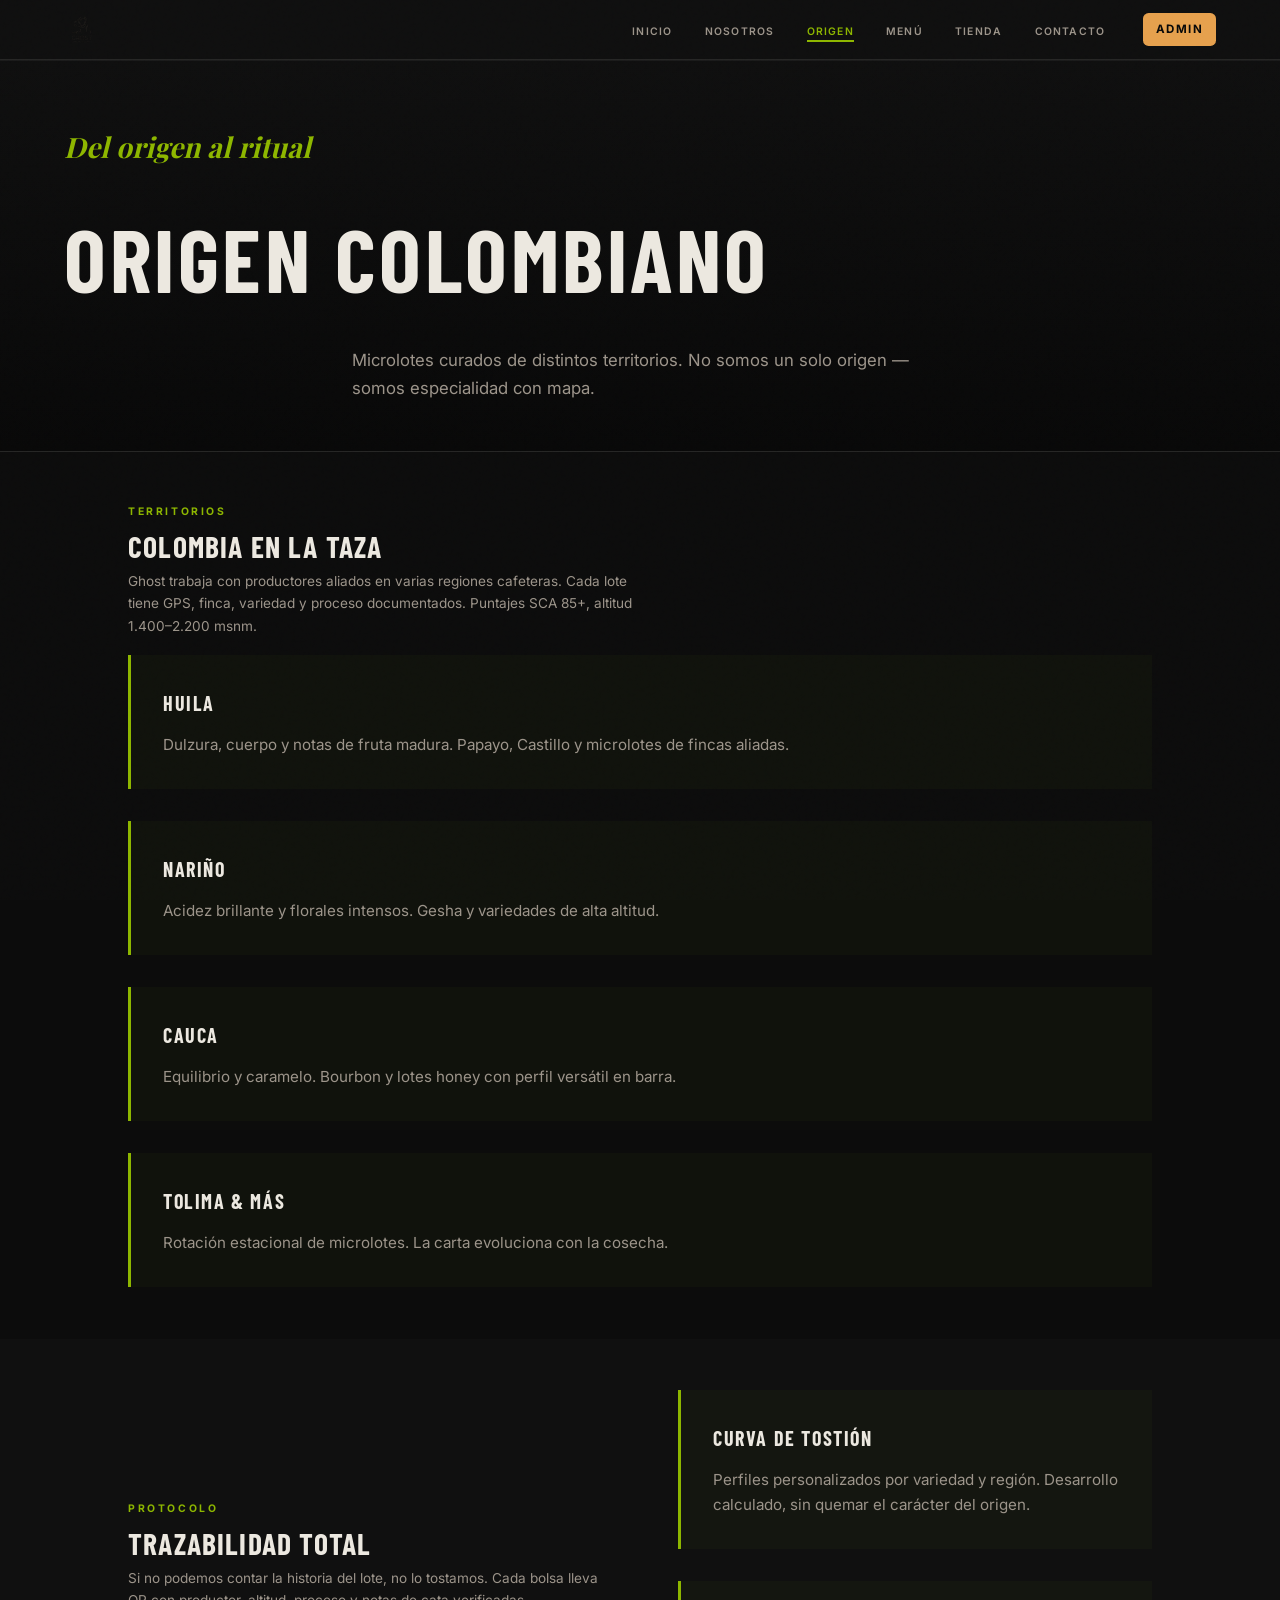
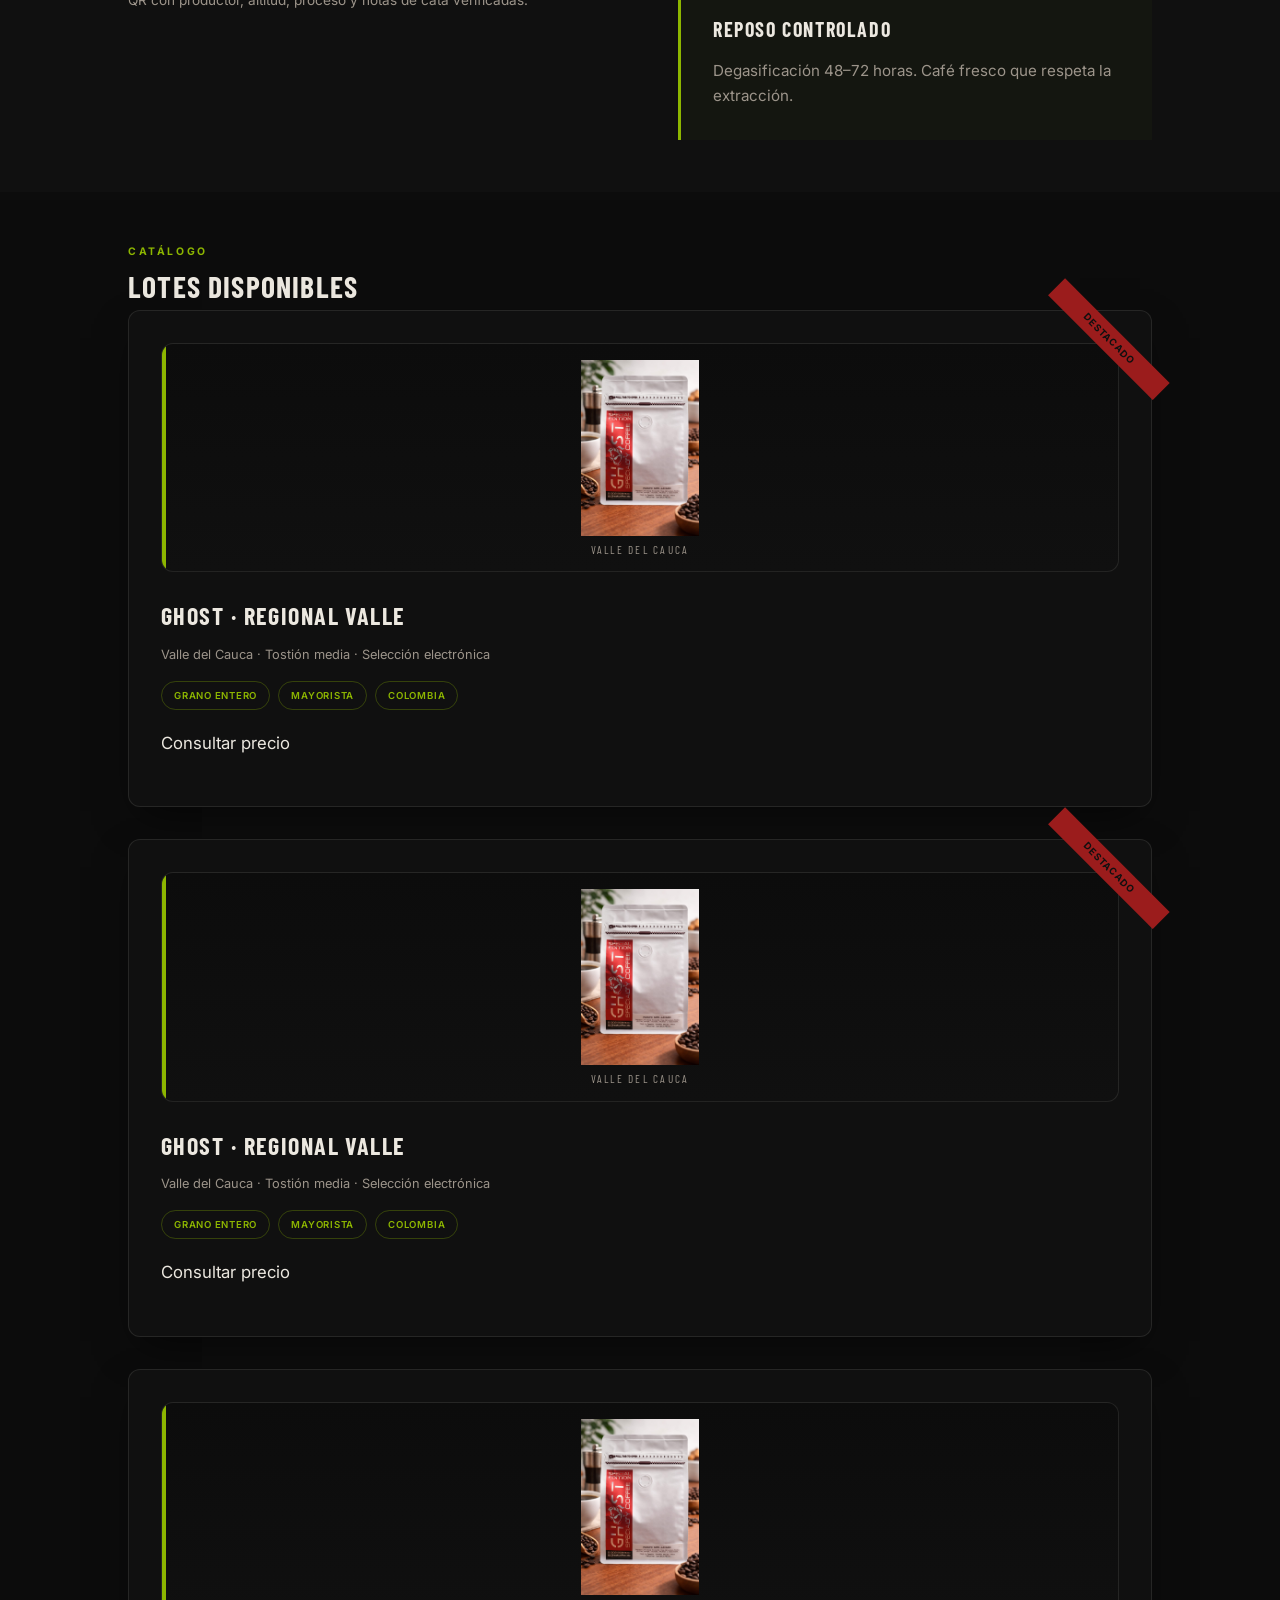
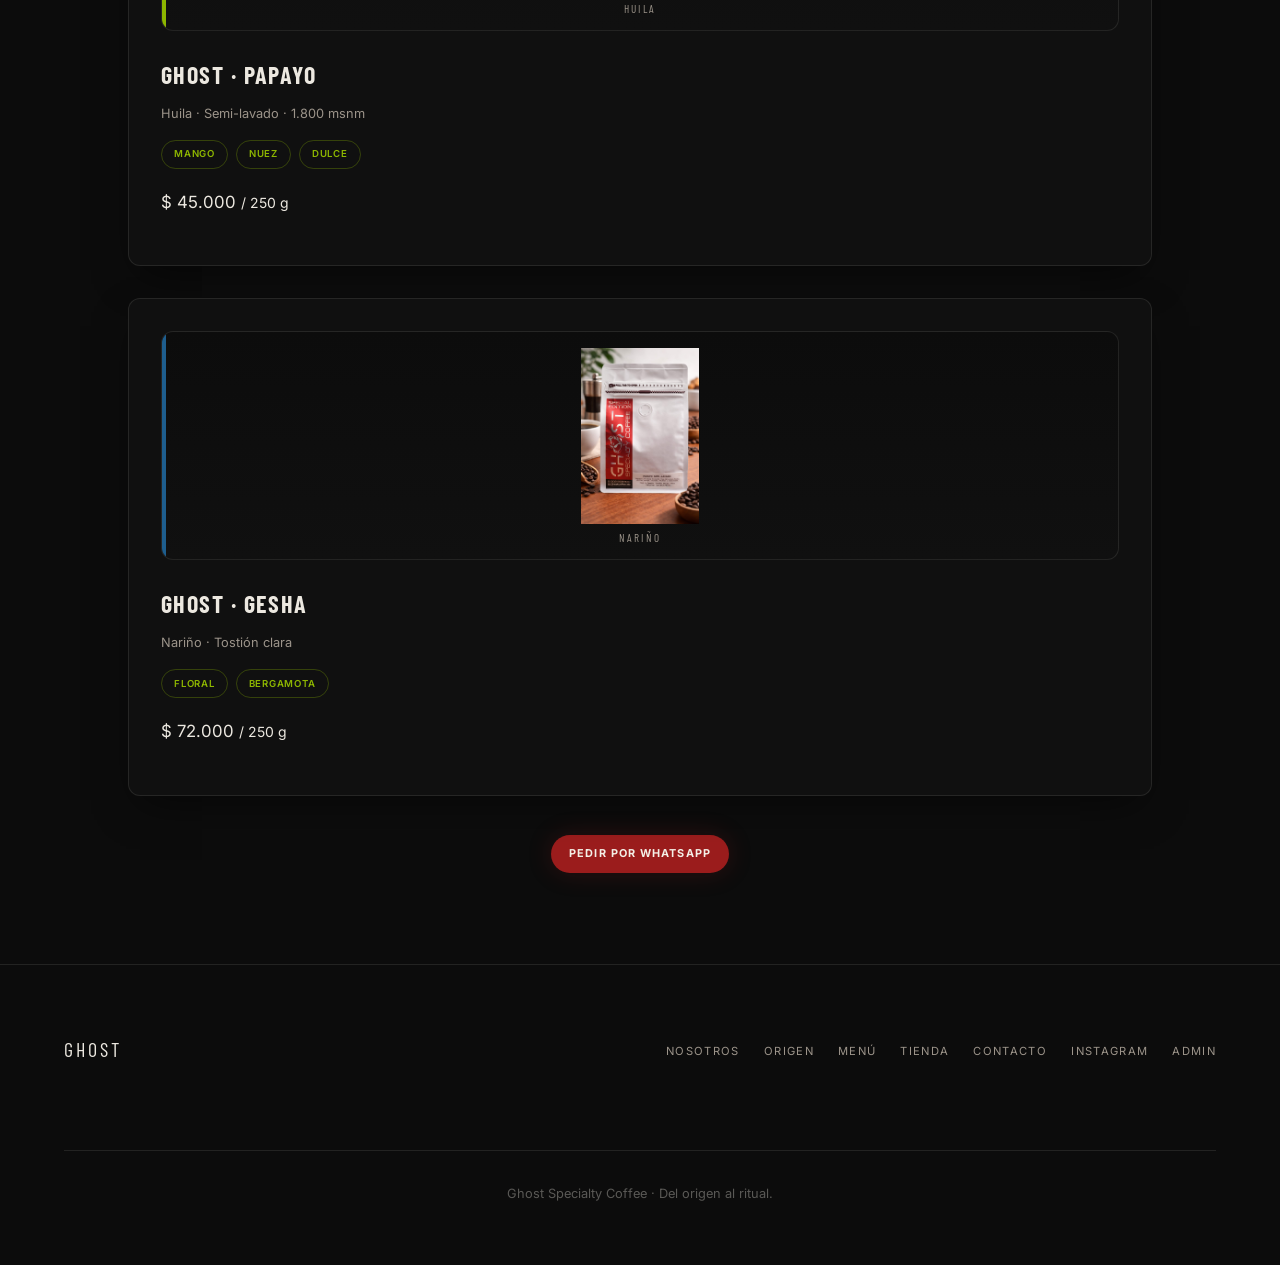
<file: origen.html>
<!DOCTYPE html>
<html lang="es">
<head>
  <meta charset="UTF-8">
  <meta name="viewport" content="width=device-width, initial-scale=1.0">
  <meta name="description" content="Origen colombiano Ghost Specialty Coffee — microlotes de Huila, Nariño, Cauca, Tolima con trazabilidad y tostión de precisión.">
  <meta name="theme-color" content="#080808">
  <title>Origen | Ghost Specialty Coffee</title>
  <link rel="preconnect" href="https://fonts.googleapis.com">
  <link rel="preconnect" href="https://fonts.gstatic.com" crossorigin>
  <link href="https://fonts.googleapis.com/css2?family=Barlow+Condensed:wght@600;700&family=Inter:wght@300;400;600&display=swap" rel="stylesheet">
  <link rel="stylesheet" href="css/ghost.css">
</head>
<body data-page="origen">
  <a class="skip-link" href="#contenido">Ir al contenido</a>

  <header class="ghost-nav" role="banner">
    <a class="ghost-nav__brand" href="index.html" aria-label="Ghost Specialty Coffee — inicio">
      <img class="ghost-nav__mark" src="assets/images/brand/logo-mark-clear.png" alt="Ghost Specialty Coffee" height="36" decoding="async">
    </a>
    <button type="button" class="ghost-nav__toggle" id="ghostNavToggle" aria-expanded="false" aria-controls="ghostNavMenu">Menú</button>
    <nav aria-label="Principal">
      <ul class="ghost-nav__menu" id="ghostNavMenu"></ul>
    </nav>
  </header>

  <header class="ghost-page-hero">
    <div class="ghost-wrap">
      <p class="ghost-kicker">Del origen al ritual</p>
      <h1 class="ghost-page-hero__title">Origen colombiano</h1>
      <p class="ghost-page-hero__lead">Microlotes curados de distintos territorios. No somos un solo origen — somos especialidad con mapa.</p>
    </div>
  </header>

  <main id="contenido">
    <section class="ghost-section ghost-section--smoke">
      <div class="ghost-wrap">
        <p class="ghost-section__label reveal">Territorios</p>
        <h2 class="ghost-section__title reveal">Colombia en la taza</h2>
        <p class="ghost-section__intro reveal">
          Ghost trabaja con productores aliados en varias regiones cafeteras. Cada lote tiene GPS, finca,
          variedad y proceso documentados. Puntajes SCA 85+, altitud 1.400–2.200 msnm.
        </p>
        <div class="ghost-grid ghost-grid--4 reveal">
          <article class="ghost-value">
            <h3 class="ghost-value__title">Huila</h3>
            <p class="ghost-value__text">Dulzura, cuerpo y notas de fruta madura. Papayo, Castillo y microlotes de fincas aliadas.</p>
          </article>
          <article class="ghost-value">
            <h3 class="ghost-value__title">Nariño</h3>
            <p class="ghost-value__text">Acidez brillante y florales intensos. Gesha y variedades de alta altitud.</p>
          </article>
          <article class="ghost-value">
            <h3 class="ghost-value__title">Cauca</h3>
            <p class="ghost-value__text">Equilibrio y caramelo. Bourbon y lotes honey con perfil versátil en barra.</p>
          </article>
          <article class="ghost-value">
            <h3 class="ghost-value__title">Tolima & más</h3>
            <p class="ghost-value__text">Rotación estacional de microlotes. La carta evoluciona con la cosecha.</p>
          </article>
        </div>
      </div>
    </section>

    <section class="ghost-section ghost-section--dark">
      <div class="ghost-wrap ghost-split">
        <div>
          <p class="ghost-section__label reveal">Protocolo</p>
          <h2 class="ghost-section__title reveal">Trazabilidad total</h2>
          <p class="ghost-section__intro reveal">
            Si no podemos contar la historia del lote, no lo tostamos. Cada bolsa lleva QR con productor,
            altitud, proceso y notas de cata verificadas.
          </p>
        </div>
        <div class="ghost-grid ghost-grid--2 reveal">
          <article class="ghost-value">
            <h3 class="ghost-value__title">Curva de tostión</h3>
            <p class="ghost-value__text">Perfiles personalizados por variedad y región. Desarrollo calculado, sin quemar el carácter del origen.</p>
          </article>
          <article class="ghost-value">
            <h3 class="ghost-value__title">Reposo controlado</h3>
            <p class="ghost-value__text">Degasificación 48–72 horas. Café fresco que respeta la extracción.</p>
          </article>
        </div>
      </div>
    </section>

    <section class="ghost-section ghost-section--smoke" aria-labelledby="lotes-title">
      <div class="ghost-wrap">
        <p class="ghost-section__label reveal">Catálogo</p>
        <h2 class="ghost-section__title reveal" id="lotes-title">Lotes disponibles</h2>
        <div class="ghost-grid ghost-grid--3 reveal" id="ghostProductsRoot">
          <p class="ghost-products-empty">Cargando catálogo…</p>
        </div>
        <p style="margin-block:2.5rem;text-align:center" class="reveal">
          <a class="btn btn--ember" data-whatsapp="Hola Ghost, quiero pedir un lote." href="#">Pedir por WhatsApp</a>
        </p>
      </div>
    </section>
  </main>

  <footer class="ghost-footer" role="contentinfo">
    <div class="ghost-footer__inner">
      <p class="ghost-footer__brand">Ghost</p>
      <nav aria-label="Pie de página">
        <ul class="ghost-footer__links">
          <li><a href="nosotros.html">Nosotros</a></li>
          <li><a href="origen.html">Origen</a></li>
          <li><a href="menu.html">Menú</a></li>
          <li><a href="tienda.html">Tienda</a></li>
          <li><a href="contacto.html">Contacto</a></li>
          <li><a href="https://www.instagram.com/ghost_specialty_coffee/" target="_blank" rel="noopener noreferrer">Instagram</a></li>
          <li><a href="admin.html" class="ghost-footer__admin">Admin</a></li>
        </ul>
      </nav>
      <p class="ghost-footer__copy">Ghost Specialty Coffee · Del origen al ritual.</p>
    </div>
  </footer>

  <script type="module" src="js/main.js"></script>
</body>
</html>
</file>
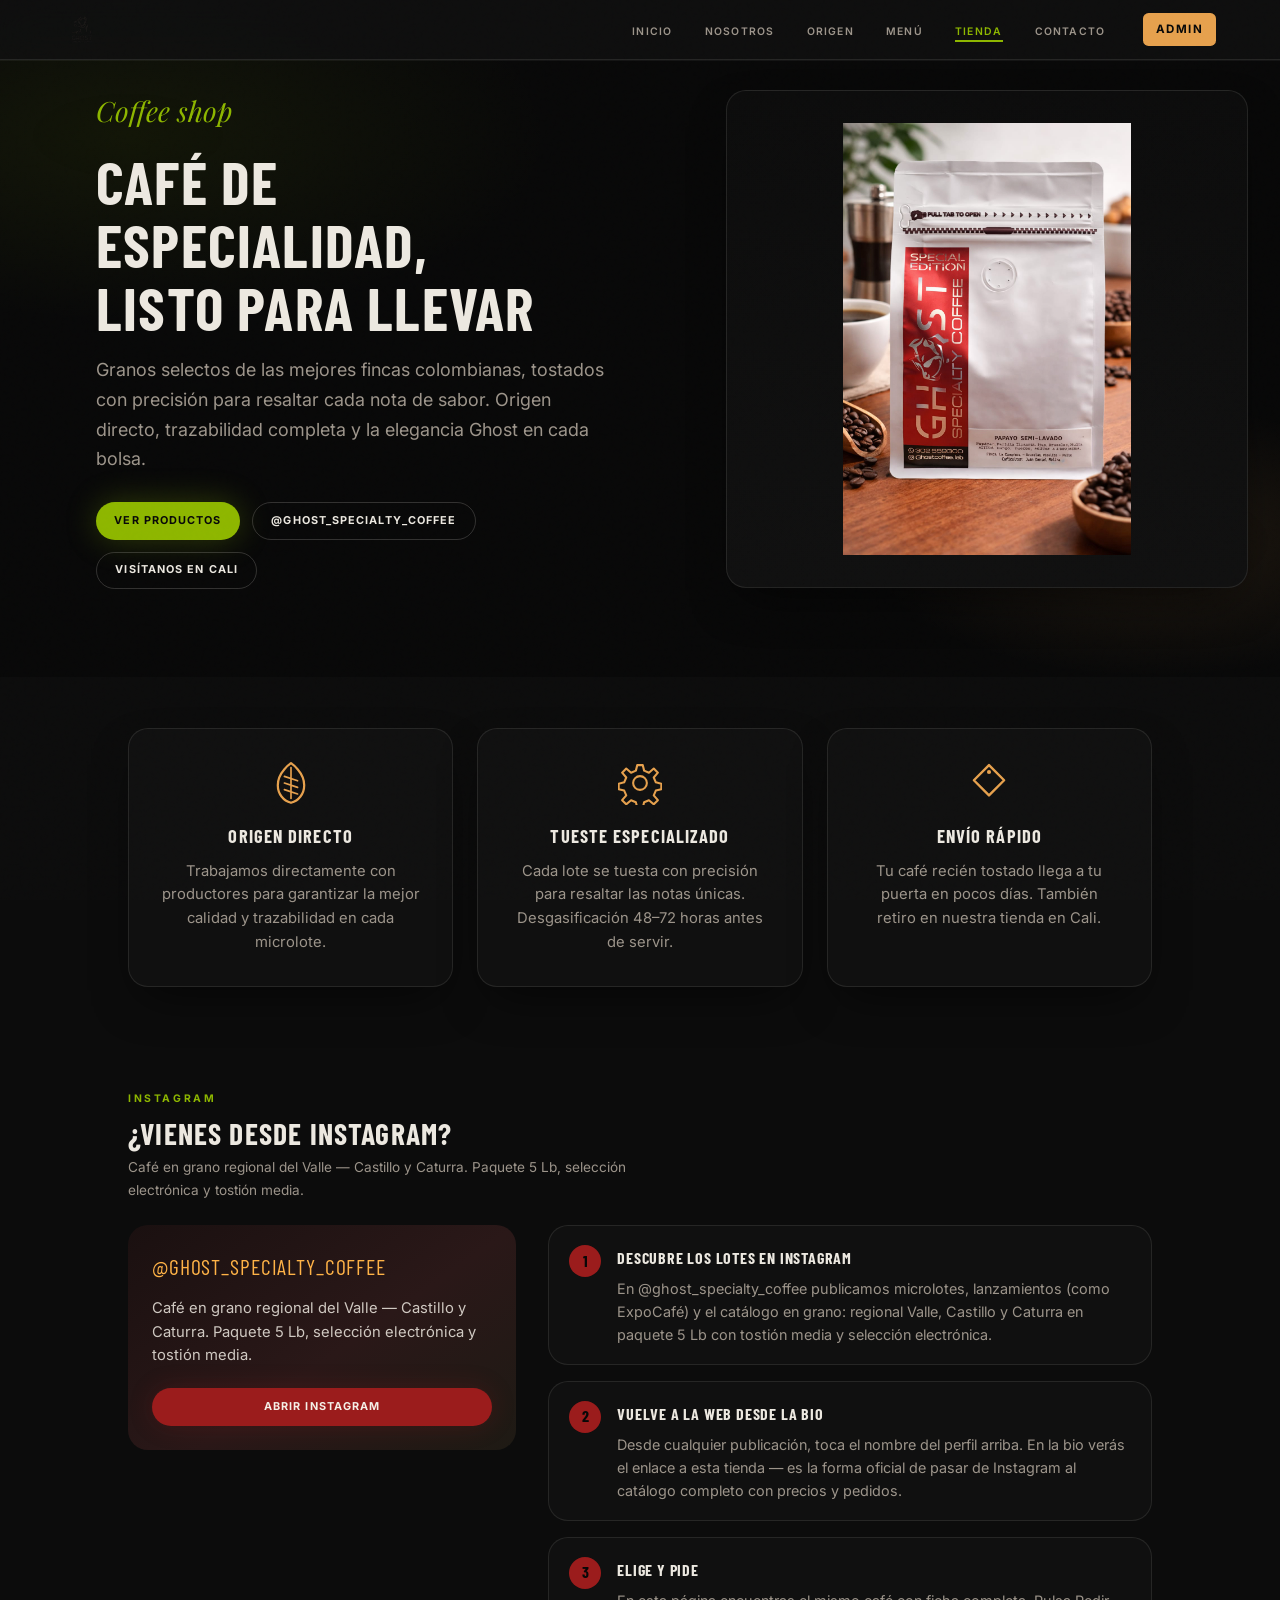
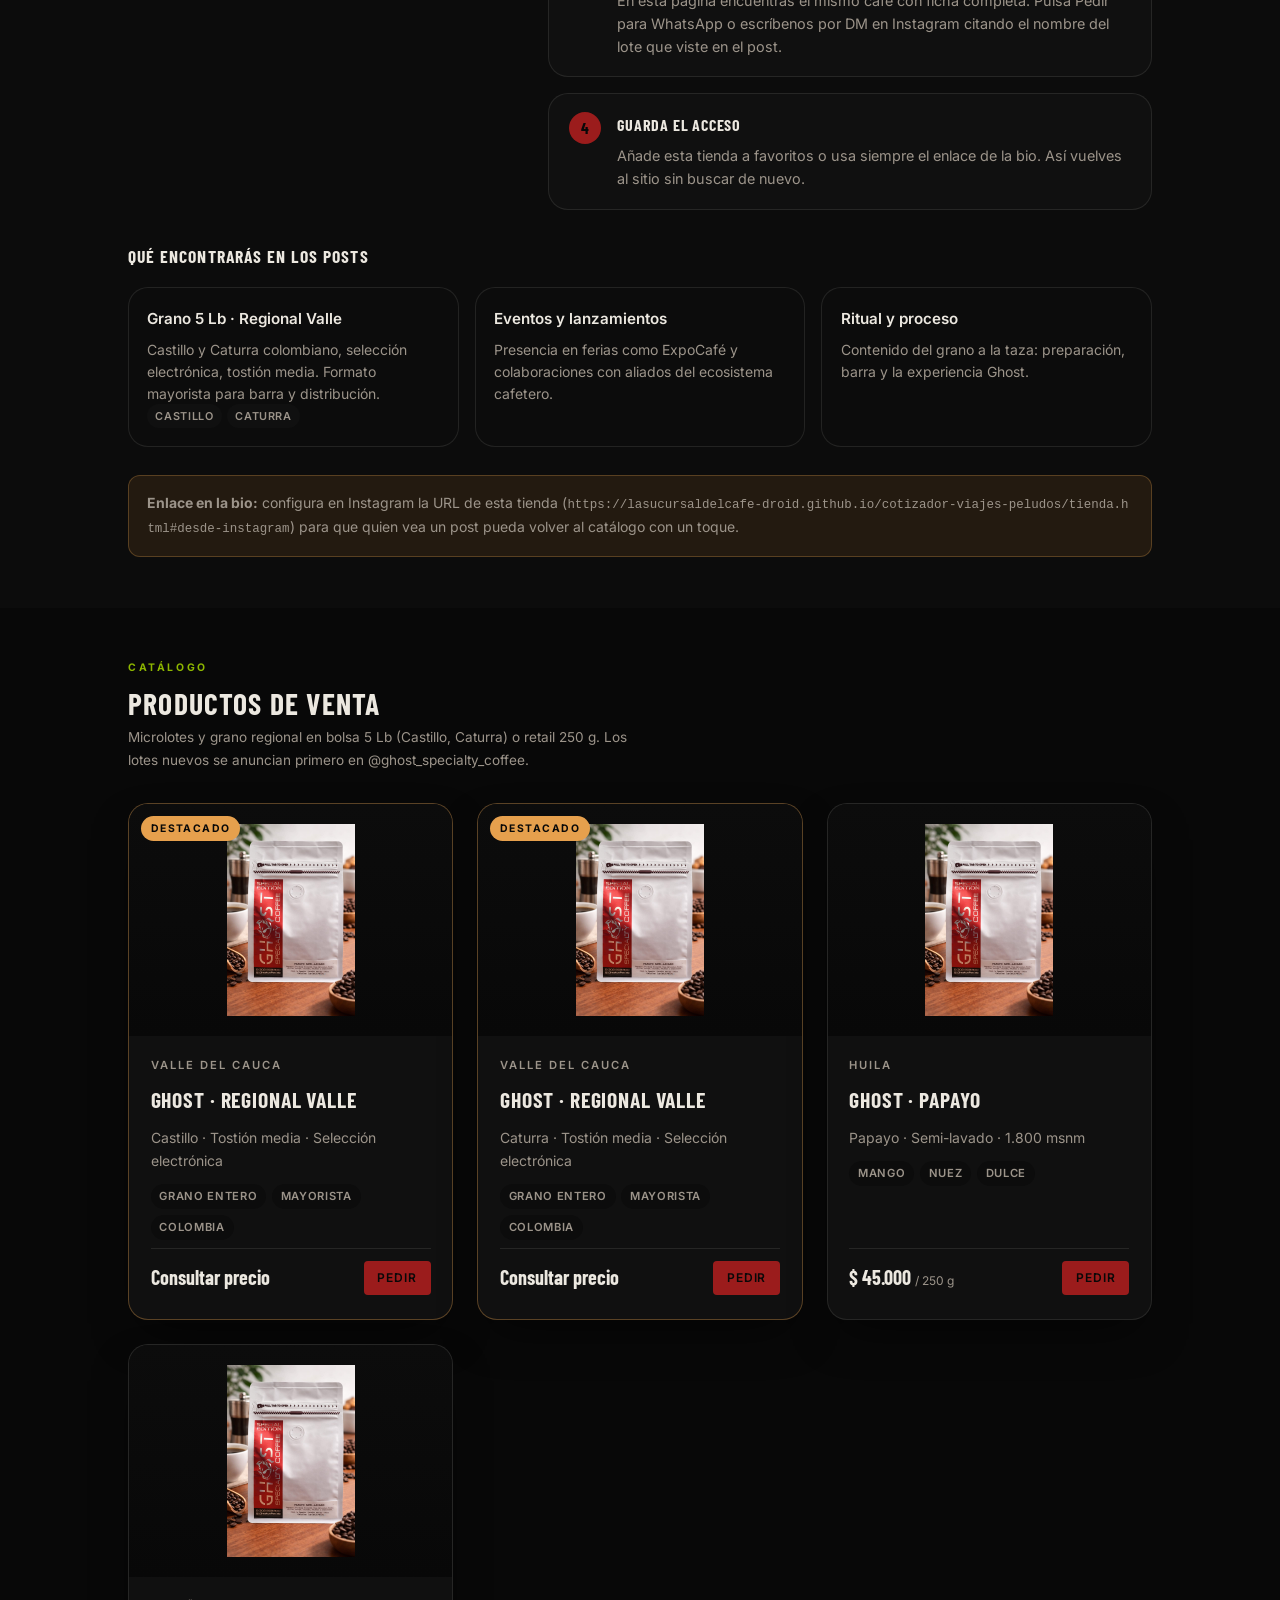
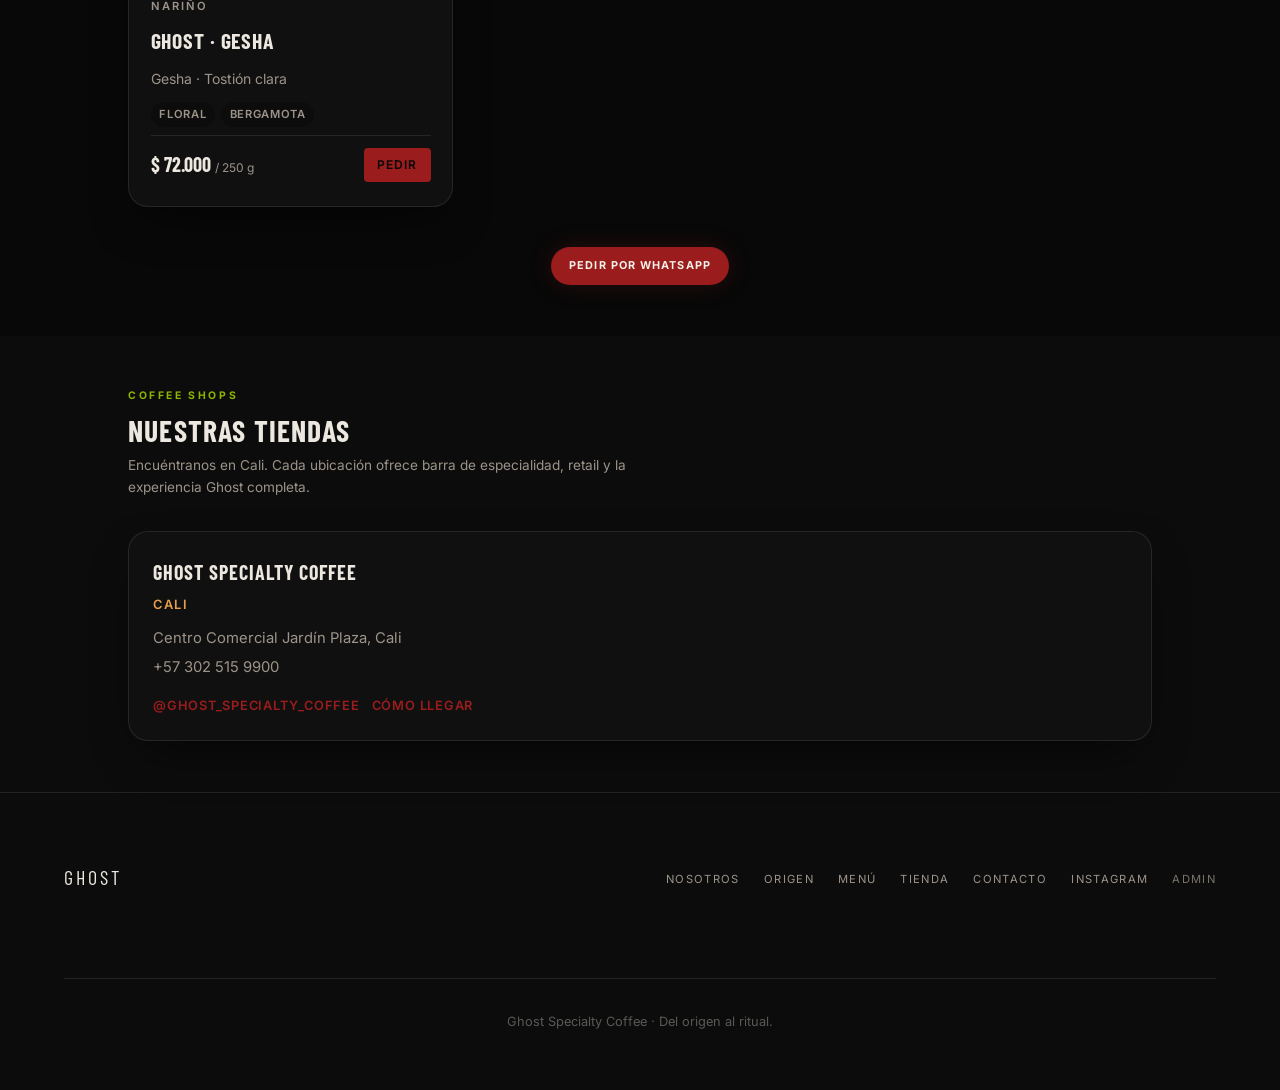
<file: tienda.html>
<!DOCTYPE html>
<html lang="es">
<head>
  <meta charset="UTF-8">
  <meta name="viewport" content="width=device-width, initial-scale=1.0">
  <meta name="description" content="Tienda Ghost Specialty Coffee — granos selectos de las mejores fincas colombianas, tostados con precisión. Origen directo y envío rápido en Cali.">
  <meta name="theme-color" content="#080808">
  <meta property="og:title" content="Tienda | Ghost Specialty Coffee">
  <meta property="og:description" content="Granos selectos de las mejores fincas, tostados con precisión para resaltar cada nota de sabor.">
  <meta property="og:image" content="assets/images/brand/product-bag-papayo.png">
  <link rel="icon" href="assets/images/brand/logo-mark.png" type="image/png">
  <title>Tienda | Ghost Specialty Coffee</title>
  <link rel="preconnect" href="https://fonts.googleapis.com">
  <link rel="preconnect" href="https://fonts.gstatic.com" crossorigin>
  <link href="https://fonts.googleapis.com/css2?family=Barlow+Condensed:wght@600;700&family=Inter:wght@300;400;600&family=Playfair+Display:ital@0;1&display=swap" rel="stylesheet">
  <link rel="stylesheet" href="css/ghost.css">
  <link rel="stylesheet" href="css/shop.css">
</head>
<body data-page="tienda">
  <a class="skip-link" href="#contenido">Ir al contenido</a>

  <header class="ghost-nav" role="banner">
    <a class="ghost-nav__brand" href="index.html" aria-label="Ghost Specialty Coffee — inicio">
      <img class="ghost-nav__mark" src="assets/images/brand/logo-mark-clear.png" alt="Ghost Specialty Coffee" height="36" decoding="async">
    </a>
    <button type="button" class="ghost-nav__toggle" id="ghostNavToggle" aria-expanded="false" aria-controls="ghostNavMenu">Menú</button>
    <nav aria-label="Principal">
      <ul class="ghost-nav__menu" id="ghostNavMenu"></ul>
    </nav>
  </header>

  <header class="ghost-shop-hero">
    <div class="ghost-wrap ghost-shop-hero__inner">
      <p class="ghost-kicker reveal">Coffee shop</p>
      <h1 class="ghost-shop-hero__title reveal">Café de especialidad,<br>listo para llevar</h1>
      <p class="ghost-shop-hero__lead reveal">
        Granos selectos de las mejores fincas colombianas, tostados con precisión para resaltar
        cada nota de sabor. Origen directo, trazabilidad completa y la elegancia Ghost en cada bolsa.
      </p>
      <div class="ghost-shop-hero__cta reveal">
        <a class="btn btn--spectral" href="#productos">Ver productos</a>
        <a class="btn btn--ghost" href="https://www.instagram.com/ghost_specialty_coffee/" target="_blank" rel="noopener noreferrer">@ghost_specialty_coffee</a>
        <a class="btn btn--ghost" href="contacto.html">Visítanos en Cali</a>
      </div>
    </div>
    <figure class="ghost-shop-hero__visual reveal" aria-hidden="true">
      <img src="assets/images/brand/product-bag-papayo.png" alt="" width="794" height="1163" decoding="async" fetchpriority="high">
    </figure>
  </header>

  <main id="contenido">
    <section class="ghost-section ghost-section--smoke" aria-labelledby="pillars-title">
      <div class="ghost-wrap">
        <h2 id="pillars-title" class="visually-hidden">Por qué Ghost</h2>
        <div class="ghost-shop-pillars reveal">
          <article class="ghost-shop-pillar">
            <svg class="ghost-shop-pillar__icon" viewBox="0 0 64 80" aria-hidden="true"><use href="assets/icons/glyphs.svg#glyph-leaf"/></svg>
            <h3 class="ghost-shop-pillar__title">Origen directo</h3>
            <p class="ghost-shop-pillar__text">Trabajamos directamente con productores para garantizar la mejor calidad y trazabilidad en cada microlote.</p>
          </article>
          <article class="ghost-shop-pillar">
            <svg class="ghost-shop-pillar__icon" viewBox="0 0 64 64" aria-hidden="true"><use href="assets/icons/glyphs.svg#glyph-gear"/></svg>
            <h3 class="ghost-shop-pillar__title">Tueste especializado</h3>
            <p class="ghost-shop-pillar__text">Cada lote se tuesta con precisión para resaltar las notas únicas. Desgasificación 48–72 horas antes de servir.</p>
          </article>
          <article class="ghost-shop-pillar">
            <svg class="ghost-shop-pillar__icon" viewBox="0 0 64 64" aria-hidden="true"><use href="assets/icons/glyphs.svg#glyph-tag"/></svg>
            <h3 class="ghost-shop-pillar__title">Envío rápido</h3>
            <p class="ghost-shop-pillar__text">Tu café recién tostado llega a tu puerta en pocos días. También retiro en nuestra tienda en Cali.</p>
          </article>
        </div>
      </div>
    </section>

    <section class="ghost-section ghost-section--smoke" id="desde-instagram" aria-labelledby="instagram-title">
      <div class="ghost-wrap">
        <p class="ghost-section__label reveal">Instagram</p>
        <h2 class="ghost-section__title reveal" id="instagram-title">¿Vienes desde Instagram?</h2>
        <p class="ghost-section__intro reveal" id="ghostShopInstagramIntro">
          En @ghost_specialty_coffee publicamos los lotes en grano. El enlace de la bio te trae aquí para ver el catálogo completo y pedir.
        </p>
        <div class="ghost-shop-instagram reveal" id="ghostShopInstagram" aria-live="polite"></div>
      </div>
    </section>

    <section class="ghost-section" id="productos" aria-labelledby="catalog-title">
      <div class="ghost-wrap">
        <p class="ghost-section__label reveal">Catálogo</p>
        <h2 class="ghost-section__title reveal" id="catalog-title">Productos de venta</h2>
        <p class="ghost-section__intro reveal">
          Microlotes y grano regional en bolsa 5 Lb (Castillo, Caturra) o retail 250 g.
          Los lotes nuevos se anuncian primero en
          <a href="https://www.instagram.com/ghost_specialty_coffee/" target="_blank" rel="noopener noreferrer">@ghost_specialty_coffee</a>.
        </p>
        <div class="ghost-shop-grid reveal" id="ghostShopProducts" aria-live="polite"></div>
        <p class="ghost-shop-catalog__cta reveal">
          <a class="btn btn--ember" data-whatsapp="Hola Ghost, quiero pedir café de la tienda." href="#">Pedir por WhatsApp</a>
        </p>
      </div>
    </section>

    <section class="ghost-section ghost-section--smoke" aria-labelledby="locations-title">
      <div class="ghost-wrap">
        <p class="ghost-section__label reveal">Coffee shops</p>
        <h2 class="ghost-section__title reveal" id="locations-title">Nuestras tiendas</h2>
        <p class="ghost-section__intro reveal">
          Encuéntranos en Cali. Cada ubicación ofrece barra de especialidad, retail y la experiencia Ghost completa.
        </p>
        <div class="ghost-shop-locations reveal" id="ghostShopLocations" aria-live="polite"></div>
      </div>
    </section>
  </main>

  <footer class="ghost-footer" role="contentinfo">
    <div class="ghost-footer__inner">
      <p class="ghost-footer__brand">Ghost</p>
      <nav aria-label="Pie de página">
        <ul class="ghost-footer__links">
          <li><a href="nosotros.html">Nosotros</a></li>
          <li><a href="origen.html">Origen</a></li>
          <li><a href="menu.html">Menú</a></li>
          <li><a href="tienda.html">Tienda</a></li>
          <li><a href="contacto.html">Contacto</a></li>
          <li><a href="https://www.instagram.com/ghost_specialty_coffee/" target="_blank" rel="noopener noreferrer">Instagram</a></li>
          <li><a href="admin.html" class="ghost-footer__admin">Admin</a></li>
        </ul>
      </nav>
      <p class="ghost-footer__copy">Ghost Specialty Coffee · Del origen al ritual.</p>
    </div>
  </footer>

  <script type="module" src="js/main.js"></script>
</body>
</html>
</file>
<file: css/ghost.css>
/* Ghost Specialty Coffee — entry point CSS modular */
@layer tokens, base, layout, components, animations;

@import url("tokens.css") layer(tokens);
@import url("base.css") layer(base);
@import url("layout.css") layer(layout);
@import url("components.css") layer(components);
@import url("visual.css") layer(components);
@import url("home.css") layer(components);
@import url("desktop.css") layer(layout);
@import url("animations.css") layer(animations);
</file>
<file: css/tokens.css>
/* Design tokens — Ghost Specialty Coffee · tema negro profesional */

@property --ghost-glow-alpha {
  syntax: "<number>";
  inherits: false;
  initial-value: 0.28;
}

@property --nav-blur {
  syntax: "<length>";
  inherits: false;
  initial-value: 16px;
}

@layer tokens {
  :root {
    color-scheme: dark;

    /* Paleta oficial */
    --ghost-black: #080808;
    --ghost-red: #9b1c1c;
    --ghost-lime: #8db600;
    --ghost-blue: #1e5e8e;
    --ghost-amber: #e6a04d;
    --ghost-yellow: #ffb347;

    /* Superficies oscuras — negro cálido con capas sutiles */
    --surface: #080808;
    --surface-raised: #101010;
    --surface-muted: #0c0c0c;
    --surface-warm: #12100e;
    --ink: #ece8e0;
    --ink-muted: #9c948a;
    --ink-soft: #8a8278;
    --on-brand: #080808;
    --on-accent: #f5f0e8;
    --on-hero: #f5f0e8;

    /* Alias semánticos */
    --void: var(--surface);
    --void-mid: var(--surface-raised);
    --ghost: var(--ink);
    --ghost-dim: var(--ink-muted);
    --spectral: var(--ghost-lime);
    --spectral-dim: #a8c832;
    --ember: var(--ghost-red);
    --metal-blue: var(--ghost-blue);
    --roast: var(--surface-warm);
    --smoke: var(--surface-muted);

    --spectral-glow: color-mix(in srgb, var(--ghost-lime) calc(var(--ghost-glow-alpha) * 100%), transparent);
    --ember-glow: color-mix(in srgb, var(--ghost-red) 22%, transparent);
    --amber-glow: color-mix(in srgb, var(--ghost-amber) 24%, transparent);
    --blue-glow: color-mix(in srgb, var(--ghost-blue) 20%, transparent);

    --font-display: "Barlow Condensed", "Helvetica Neue", Helvetica, "Arial Narrow", Arial, sans-serif;
    --font-body: "Inter", "Helvetica Neue", Helvetica, Arial, sans-serif;
    --font-editorial: "Playfair Display", Georgia, serif;

    --nav-h: 3.75rem;
    --nav-h-immersive: 3.25rem;
    --section-pad: clamp(1.15rem, 2.8vw, 1.85rem);
    --content-max: 75rem;
    --gutter: clamp(1.25rem, 5vw, 2.5rem);
    --hero-immersive-min: 100dvh;
    --page-hero-min: auto;

    --radius-sm: 0.25rem;
    --radius-md: 0.75rem;
    --radius-lg: 1.25rem;
    --radius-pill: 999px;

    --ease-out-expo: cubic-bezier(0.16, 1, 0.3, 1);
    --ease-in-out: cubic-bezier(0.65, 0, 0.35, 1);

    --shadow-soft: 0 1rem 2.5rem -0.75rem rgb(0 0 0 / 0.55);
    --shadow-card: 0 1.25rem 3rem -1rem rgb(0 0 0 / 0.65);
    --shadow-glow: 0 0 2rem var(--spectral-glow);
    --shadow-ember: 0 0 1.5rem var(--ember-glow);
    --shadow-blue: 0 0 1.5rem var(--blue-glow);

    --border-subtle: 1px solid color-mix(in srgb, var(--ink) 10%, transparent);
    --border-spectral: 1px solid color-mix(in srgb, var(--ghost-lime) 40%, transparent);
    --border-red: 1px solid color-mix(in srgb, var(--ghost-red) 30%, transparent);
    --border-blue: 1px solid color-mix(in srgb, var(--ghost-blue) 28%, transparent);
  }

  @media (min-width: 64rem) {
    :root {
      --page-hero-min: clamp(18rem, 38dvh, 28rem);
      --content-max: 96rem;
      --section-pad: clamp(2rem, 4vw, 3.5rem);
      --gutter: clamp(2rem, 5vw, 4rem);
    }
  }

  @media (min-width: 90rem) {
    :root {
      --content-max: 100%;
    }
  }
}
</file>
<file: css/base.css>
@layer base {
  body.nav-open {
    overflow: hidden;
  }

  @font-face {
    font-family: "Satoshi";
    src: url("../assets/fonts/Satoshi-Regular.woff2") format("woff2");
    font-weight: 400;
    font-display: swap;
  }

  @font-face {
    font-family: "Satoshi";
    src: url("../assets/fonts/Satoshi-Medium.woff2") format("woff2");
    font-weight: 500;
    font-display: swap;
  }

  @font-face {
    font-family: "Satoshi";
    src: url("../assets/fonts/Satoshi-Bold.woff2") format("woff2");
    font-weight: 700;
    font-display: swap;
  }

  @font-face {
    font-family: "Playfair Display";
    src: url("../assets/fonts/PlayfairDisplay-Bold.ttf") format("truetype");
    font-weight: 700;
    font-display: swap;
  }

  *,
  *::before,
  *::after {
    box-sizing: border-box;
  }

  html {
    scroll-behavior: smooth;
    hanging-punctuation: first last;
    color-scheme: dark;
    background-color: var(--ghost-black, #080808);
  }

  body {
    margin: 0;
    min-height: 100dvh;
    font-family: var(--font-body);
    font-size: clamp(0.95rem, 0.9rem + 0.2vw, 1.05rem);
    line-height: 1.65;
    color: var(--ink);
    background: var(--surface);
    overflow-x: clip;
    text-rendering: optimizeLegibility;
    -webkit-font-smoothing: antialiased;
  }

  ::selection {
    background: color-mix(in srgb, var(--ghost-lime) 40%, var(--ghost-black));
    color: var(--on-brand);
  }

  img,
  svg {
    display: block;
    max-width: 100%;
    height: auto;
  }

  a {
    color: inherit;
    text-decoration: none;
  }

  :focus-visible {
    outline: 2px solid var(--spectral);
    outline-offset: 3px;
  }

  /* Grain cinematográfico */
  body::before {
    content: "";
    position: fixed;
    inset: 0;
    pointer-events: none;
    z-index: 9998;
    opacity: 0.035;
    mix-blend-mode: overlay;
    background-image: url("data:image/svg+xml,%3Csvg viewBox='0 0 256 256' xmlns='http://www.w3.org/2000/svg'%3E%3Cfilter id='n'%3E%3CfeTurbulence type='fractalNoise' baseFrequency='0.85' numOctaves='4' stitchTiles='stitch'/%3E%3C/filter%3E%3Crect width='100%25' height='100%25' filter='url(%23n)'/%3E%3C/svg%3E");
  }

  .skip-link {
    position: absolute;
    inset-inline-start: -9999px;
    inset-block-start: 0;
    z-index: 9999;
    padding: 0.75rem 1.25rem;
    background: var(--spectral);
    color: var(--void);
    font-weight: 700;
  }

  .skip-link:focus {
    inset-inline-start: 1rem;
    inset-block-start: 1rem;
  }

  .visually-hidden {
    position: absolute;
    width: 1px;
    height: 1px;
    padding: 0;
    margin: -1px;
    overflow: hidden;
    clip: rect(0, 0, 0, 0);
    white-space: nowrap;
    border: 0;
  }
}
</file>
<file: css/admin.css>
@layer admin {
  :root {
    --admin-sidebar-w: 16.25rem;
    --admin-bg: #080808;
    --admin-surface: #101010;
    --admin-border: color-mix(in srgb, #ece8e0 12%, transparent);
    --admin-sidebar-bg: #060606;
    --admin-sidebar-text: #f5f0e8;
    --admin-sidebar-muted: #9c948a;
    --admin-sidebar-faint: #6e6760;
    --admin-accent: #e6a04d;
    --admin-ink: #ece8e0;
    --admin-ink-muted: #9c948a;
    --admin-ink-soft: #6e6760;
  }

  .hidden { display: none !important; }

  body.admin-body {
    margin: 0;
    min-height: 100dvh;
    background: var(--admin-bg);
    color: var(--admin-ink);
    font-family: var(--font-body, Inter, sans-serif);
  }

  body:not(.admin-authed) #app { display: none !important; }
  body.admin-authed #login-screen { display: none !important; }

  .admin-login-wrap {
    min-height: 100dvh;
    display: grid;
    place-items: center;
    padding: 2rem;
    background: linear-gradient(135deg, #121110 0%, #2a211b 55%, #1c1a18 100%);
  }

  .admin-login-card {
    width: min(100%, 26rem);
    background: var(--admin-surface);
    border-radius: 1.25rem;
    padding: 2rem 2rem 1.75rem;
    box-shadow: 0 1.5rem 3.5rem rgb(0 0 0 / 0.28);
    border: 1px solid var(--admin-border);
  }

  .admin-login-card__logo {
    display: block;
    width: min(100%, 12rem);
    height: auto;
    margin: 0 auto 1.25rem;
    object-fit: contain;
  }

  .admin-login-card__title {
    font-family: var(--font-display, 'Barlow Condensed', sans-serif);
    font-size: 1.5rem;
    letter-spacing: 0.08em;
    text-transform: uppercase;
    margin: 0 0 0.35rem;
    text-align: center;
    color: var(--admin-ink);
  }

  .admin-login-card__sub,
  .admin-login-card__hint {
    color: var(--admin-ink-muted);
    font-size: 0.85rem;
    text-align: center;
    margin: 0.35rem 0 0;
    line-height: 1.5;
  }

  .admin-login-card__hint a {
    color: var(--ghost-red, #9b1c1c);
    font-weight: 600;
  }

  .admin-login-card form { margin-top: 1.25rem; }

  .admin-app {
    display: grid;
    grid-template-columns: var(--admin-sidebar-w) 1fr;
    min-height: 100dvh;
  }

  @media (max-width: 56rem) {
    .admin-app { grid-template-columns: 1fr; }
  }

  /* —— Sidebar oscuro —— */
  .admin-sidebar {
    background: var(--admin-sidebar-bg);
    color: var(--admin-sidebar-text);
    padding: 1.25rem 0.85rem;
    display: flex;
    flex-direction: column;
    gap: 1rem;
    border-inline-end: 1px solid rgb(255 255 255 / 0.08);
  }

  .admin-sidebar__brand {
    display: flex;
    align-items: center;
    gap: 0.75rem;
    padding: 0.5rem 0.65rem 1rem;
    border-bottom: 1px solid rgb(255 255 255 / 0.1);
  }

  .admin-sidebar__brand img {
    width: 2.5rem;
    height: 2.5rem;
    object-fit: contain;
    border-radius: 0.35rem;
  }

  .admin-sidebar__brand strong {
    display: block;
    font-family: var(--font-display);
    font-size: 1.1rem;
    letter-spacing: 0.12em;
    text-transform: uppercase;
    color: var(--admin-sidebar-text);
  }

  .admin-sidebar__brand span {
    font-size: 0.65rem;
    letter-spacing: 0.18em;
    text-transform: uppercase;
    color: var(--admin-sidebar-muted);
  }

  .admin-nav {
    display: flex;
    flex-direction: column;
    gap: 0.25rem;
  }

  .admin-nav-btn {
    width: 100%;
    text-align: start;
    padding: 0.65rem 0.85rem;
    border: none;
    border-radius: 0.55rem;
    background: transparent;
    color: var(--admin-sidebar-muted);
    font: inherit;
    font-size: 0.9rem;
    cursor: pointer;
    transition: background 0.15s ease, color 0.15s ease;
  }

  .admin-nav-btn:hover {
    background: rgb(230 160 77 / 0.14);
    color: var(--admin-sidebar-text);
  }

  .admin-nav-btn--active {
    background: rgb(230 160 77 / 0.2);
    color: var(--admin-accent);
    font-weight: 600;
  }

  .admin-sidebar__foot {
    margin-block-start: auto;
    padding: 1rem 0.65rem 0.35rem;
    border-top: 1px solid rgb(255 255 255 / 0.12);
    font-size: 0.8rem;
  }

  .admin-sidebar__foot p {
    margin: 0 0 0.35rem;
    color: var(--admin-sidebar-muted);
    line-height: 1.45;
  }

  #adminUserEmail {
    color: var(--admin-sidebar-text) !important;
    font-weight: 600;
    word-break: break-all;
  }

  .admin-sidebar__status {
    margin: 0.35rem 0 0.75rem;
    font-size: 0.72rem;
    letter-spacing: 0.06em;
    text-transform: uppercase;
    color: var(--admin-sidebar-faint);
  }

  .admin-sidebar__status--cloud {
    color: #a8d45a;
  }

  .admin-sidebar__foot .admin-nav-btn {
    margin-bottom: 0.35rem;
    color: var(--admin-sidebar-muted);
    border: 1px solid rgb(255 255 255 / 0.12);
  }

  .admin-sidebar__foot .admin-nav-btn:hover {
    color: var(--admin-sidebar-text);
    border-color: rgb(255 255 255 / 0.22);
    background: rgb(255 255 255 / 0.06);
  }

  /* —— Main —— */
  .admin-main {
    padding: clamp(1.25rem, 3vw, 2rem) clamp(1.25rem, 4vw, 2.5rem) 3rem;
    background: var(--admin-bg);
  }

  .admin-topbar {
    display: flex;
    flex-wrap: wrap;
    justify-content: space-between;
    align-items: flex-start;
    gap: 1rem;
    margin-block-end: 1.5rem;
    padding-bottom: 1rem;
    border-bottom: 1px solid var(--admin-border);
  }

  .admin-topbar__head {
    min-width: 0;
    flex: 1;
  }

  .admin-breadcrumb {
    display: flex;
    flex-wrap: wrap;
    align-items: center;
    gap: 0.35rem;
    margin-bottom: 0.5rem;
    font-size: 0.8rem;
  }

  .admin-breadcrumb:empty {
    display: none;
  }

  .admin-breadcrumb__link {
    color: var(--ghost-red, #9b1c1c);
    font-weight: 600;
    text-decoration: none;
  }

  .admin-breadcrumb__link:hover {
    text-decoration: underline;
  }

  .admin-breadcrumb__sep {
    color: var(--admin-ink-soft);
  }

  .admin-breadcrumb__current {
    color: var(--admin-ink-muted);
    font-weight: 600;
  }

  .admin-topbar h1 {
    font-family: var(--font-display);
    font-size: clamp(1.5rem, 3vw, 2rem);
    letter-spacing: 0.06em;
    text-transform: uppercase;
    margin: 0;
    color: var(--admin-ink);
  }

  .admin-topbar__sub {
    margin: 0.35rem 0 0;
    color: var(--admin-ink-muted);
    font-size: 0.9rem;
    line-height: 1.5;
    max-width: 40rem;
  }

  .admin-topbar__actions {
    display: flex;
    flex-wrap: wrap;
    gap: 0.5rem;
    align-items: center;
  }

  .admin-panel-root {
    max-width: 52rem;
  }

  /* —— Botones —— */
  .admin-btn {
    display: inline-flex;
    align-items: center;
    justify-content: center;
    font: inherit;
    font-size: 0.85rem;
    font-weight: 600;
    padding: 0.55rem 1rem;
    border-radius: 0.4rem;
    border: 1px solid transparent;
    cursor: pointer;
    text-decoration: none;
    transition: background 0.2s, border-color 0.2s, color 0.2s;
  }

  .admin-btn--block { width: 100%; margin-top: 0.5rem; }

  .admin-btn--primary {
    background: var(--ghost-lime, #8db600);
    color: var(--ghost-black, #080808);
  }

  .admin-btn--primary:hover {
    background: #6f9200;
  }

  .admin-btn--ghost {
    background: var(--admin-surface);
    border-color: var(--admin-border);
    color: var(--admin-ink);
  }

  .admin-btn--ghost:hover {
    background: color-mix(in srgb, var(--admin-ink) 8%, var(--admin-surface));
    border-color: color-mix(in srgb, var(--admin-ink) 22%, transparent);
  }

  .admin-btn--danger {
    background: transparent;
    color: color-mix(in srgb, var(--ghost-red) 75%, var(--on-accent));
    border-color: color-mix(in srgb, var(--ghost-red) 35%, transparent);
  }

  .admin-btn--danger:hover {
    background: color-mix(in srgb, var(--ghost-red) 12%, var(--admin-surface));
  }

  /* —— Cards resumen —— */
  .admin-cards {
    display: grid;
    gap: 1rem;
    grid-template-columns: repeat(auto-fit, minmax(10rem, 1fr));
    margin-bottom: 1.25rem;
  }

  .admin-card {
    background: var(--admin-surface);
    border: 1px solid var(--admin-border);
    border-radius: 0.85rem;
    padding: 1.25rem;
    box-shadow: 0 2px 12px rgb(0 0 0 / 0.35);
  }

  .admin-card--wide { padding: 1.5rem; max-width: none; }

  .admin-card__label {
    margin: 0;
    font-size: 0.75rem;
    letter-spacing: 0.08em;
    text-transform: uppercase;
    color: var(--admin-ink-muted);
    font-weight: 600;
  }

  .admin-card__value {
    margin: 0.35rem 0 0;
    font-family: var(--font-display);
    font-size: 2rem;
    color: var(--admin-ink);
  }

  .admin-card__link {
    display: inline-block;
    margin-top: 0.75rem;
    font-size: 0.82rem;
    font-weight: 600;
    color: var(--ghost-red, #9b1c1c);
    text-decoration: none;
  }

  .admin-card__link:hover { text-decoration: underline; }

  .admin-card__title {
    margin: 0 0 0.75rem;
    font-size: 1.1rem;
    color: var(--admin-ink);
  }

  .admin-card__hint {
    margin: 1rem 0 0;
    font-size: 0.85rem;
    color: var(--admin-ink-muted);
    line-height: 1.55;
  }

  .admin-quick-links {
    margin: 0;
    padding: 0;
    list-style: none;
    display: flex;
    flex-wrap: wrap;
    gap: 0.75rem 1.25rem;
  }

  .admin-quick-links a {
    color: var(--ghost-red, #9b1c1c);
    font-weight: 600;
    text-decoration: none;
  }

  .admin-quick-links a:hover { text-decoration: underline; }

  .admin-panel-intro {
    margin: 0 0 1.25rem;
    color: var(--admin-ink-muted);
    line-height: 1.55;
    font-size: 0.9rem;
  }

  .admin-panel-intro a {
    color: var(--ghost-red, #9b1c1c);
    font-weight: 600;
  }

  /* —— Listas compactas (índice) —— */
  .admin-index-list {
    margin: 0;
    padding: 0;
    list-style: none;
    background: var(--admin-surface);
    border: 1px solid var(--admin-border);
    border-radius: 0.85rem;
    overflow: hidden;
    box-shadow: 0 2px 12px rgb(0 0 0 / 0.35);
  }

  .admin-index-list__item {
    border-bottom: 1px solid var(--admin-border);
  }

  .admin-index-list__item:last-child {
    border-bottom: none;
  }

  .admin-index-list__link {
    display: flex;
    align-items: center;
    justify-content: space-between;
    gap: 1rem;
    padding: 1rem 1.15rem;
    text-decoration: none;
    color: inherit;
    transition: background 0.15s ease;
  }

  .admin-index-list__link:hover {
    background: color-mix(in srgb, var(--admin-ink) 6%, var(--admin-surface));
  }

  .admin-index-list__name {
    font-weight: 600;
    font-size: 0.95rem;
    color: var(--admin-ink);
  }

  .admin-index-list__meta {
    display: flex;
    align-items: center;
    gap: 0.65rem;
    flex-shrink: 0;
  }

  .admin-index-list__count {
    font-size: 0.78rem;
    color: var(--admin-ink-muted);
    font-weight: 500;
  }

  .admin-index-list__chevron {
    color: var(--admin-ink-soft);
    font-size: 1.1rem;
    line-height: 1;
  }

  .admin-index-list__link:hover .admin-index-list__chevron {
    color: var(--ghost-red, #9b1c1c);
  }

  /* —— Estados —— */
  .admin-status {
    font-size: 0.72rem;
    font-weight: 700;
    letter-spacing: 0.04em;
    padding: 0.22rem 0.55rem;
    border-radius: 999px;
  }

  .admin-status--on {
    background: #e4efd0;
    color: #4a6600;
  }

  .admin-status--off {
    background: #ebe6df;
    color: var(--admin-ink-muted);
  }

  /* —— Formularios subpágina —— */
  .admin-form--page {
    background: var(--admin-surface);
    border: 1px solid var(--admin-border);
    border-radius: 0.85rem;
    padding: 1.5rem;
    box-shadow: 0 2px 12px rgb(0 0 0 / 0.35);
  }

  .admin-form--card { max-width: 36rem; }

  .admin-form {
    display: flex;
    flex-direction: column;
    gap: 1rem;
  }

  .admin-form__row {
    display: grid;
    gap: 1rem;
    grid-template-columns: 1fr 1fr;
  }

  @media (max-width: 30rem) {
    .admin-form__row { grid-template-columns: 1fr; }
  }

  .admin-form__checks {
    display: flex;
    flex-wrap: wrap;
    gap: 1rem 1.5rem;
  }

  .admin-field {
    display: flex;
    flex-direction: column;
    gap: 0.35rem;
    font-size: 0.85rem;
  }

  .admin-field span {
    font-weight: 600;
    color: var(--admin-ink-muted);
  }

  .admin-field input,
  .admin-field select {
    font: inherit;
    padding: 0.55rem 0.75rem;
    border: 1px solid var(--admin-border);
    border-radius: 0.4rem;
    background: var(--admin-surface);
    color: var(--admin-ink);
  }

  .admin-field input:focus,
  .admin-field select:focus {
    outline: 2px solid color-mix(in srgb, var(--ghost-lime) 40%, transparent);
    border-color: var(--ghost-lime);
  }

  .admin-field--grow { flex: 1; }

  .admin-check {
    display: flex;
    align-items: center;
    gap: 0.5rem;
    font-size: 0.9rem;
    color: var(--admin-ink);
  }

  .admin-form__preview {
    max-width: 10rem;
    margin-block-start: 0.5rem;
    border-radius: 0.4rem;
    border: 1px solid var(--admin-border);
  }

  .admin-form__actions {
    display: flex;
    justify-content: flex-end;
    gap: 0.75rem;
    margin-block-start: 0.5rem;
  }

  .admin-form__actions--page {
    justify-content: space-between;
    flex-wrap: wrap;
    margin-block-start: 0.25rem;
    padding-block-start: 1rem;
    border-top: 1px solid var(--admin-border);
  }

  .admin-menu-item {
    display: grid;
    grid-template-columns: 1fr 8rem;
    gap: 0.75rem;
    margin-bottom: 0.65rem;
  }

  @media (max-width: 40rem) {
    .admin-menu-item { grid-template-columns: 1fr; }
  }

  .admin-field--price input { text-align: end; }

  .admin-empty {
    text-align: center;
    color: var(--admin-ink-muted);
    padding: 3rem 1.5rem;
    background: var(--admin-surface);
    border: 1px dashed var(--admin-border);
    border-radius: 0.75rem;
    line-height: 1.6;
  }

  .admin-empty a {
    color: var(--ghost-red, #9b1c1c);
    font-weight: 600;
  }

  /* Login */
  .admin-login__error {
    color: var(--ghost-red, #9b1c1c);
    font-size: 0.85rem;
    margin-block-end: 1rem;
  }

  .admin-login-card__hint code {
    background: color-mix(in srgb, var(--admin-ink) 10%, var(--admin-surface));
    padding: 0.1rem 0.35rem;
    border-radius: 0.25rem;
    color: var(--admin-ink);
  }
}
</file>
<file: css/identidad.css>
/* Ghost — Identidad visual · página editorial independiente */

@property --glow-pulse {
  syntax: "<number>";
  inherits: false;
  initial-value: 0.35;
}

:root {
  --id-ink: #ece8e0;
  --id-ink-muted: #9c948a;
  --id-surface: #080808;
  --id-surface-raised: #101010;
  --id-surface-muted: #0c0c0c;
  --id-black: #080808;
  --id-white: #f5f0e8;
  --id-cream: #f0ede6;
  --id-yellow: #ffb347;
  --id-amber: #e6a04d;
  --id-red: #9b1c1c;
  --id-blue: #1e5e8e;
  --id-lime: #8db600;

  --id-display: "Bebas Neue", "Barlow Condensed", sans-serif;
  --id-body: "Outfit", "Inter", system-ui, sans-serif;
  --id-editorial: "Playfair Display", Georgia, serif;

  --id-ease: cubic-bezier(0.16, 1, 0.3, 1);
  --id-max: 82rem;
  --id-gutter: clamp(1.25rem, 4vw, 3rem);
}

*,
*::before,
*::after {
  box-sizing: border-box;
}

html {
  scroll-behavior: smooth;
}

body.id-page {
  margin: 0;
  font-family: var(--id-body);
  font-weight: 300;
  background: var(--id-surface);
  color: var(--id-ink);
  line-height: 1.6;
  overflow-x: clip;
}

.id-skip {
  position: absolute;
  inset-inline-start: -9999px;
  z-index: 9999;
}

.id-skip:focus {
  inset-inline-start: 1rem;
  inset-block-start: 1rem;
  padding: 0.5rem 1rem;
  background: var(--id-yellow);
  color: var(--id-black);
}

/* —— Nav minimal —— */
.id-nav {
  position: fixed;
  inset-block-start: 0;
  inset-inline: 0;
  z-index: 100;
  display: flex;
  align-items: center;
  justify-content: space-between;
  padding: 1rem var(--id-gutter);
  background: linear-gradient(180deg, rgb(8 8 8 / 0.92) 0%, transparent 100%);
  backdrop-filter: blur(12px);
}

.id-nav__brand {
  display: flex;
  align-items: center;
  gap: 0.6rem;
  color: var(--id-ink);
  text-decoration: none;
  font-family: var(--id-display);
  font-size: 1.35rem;
  letter-spacing: 0.12em;
}

.id-nav__brand img {
  width: 2.25rem;
  height: 2.25rem;
}

.id-nav__links {
  display: flex;
  gap: 1.5rem;
  list-style: none;
  margin: 0;
  padding: 0;
}

.id-nav__links a {
  color: var(--id-cream);
  text-decoration: none;
  font-size: 0.75rem;
  letter-spacing: 0.14em;
  text-transform: uppercase;
  opacity: 0.75;
  transition: opacity 0.25s, color 0.25s;
}

.id-nav__links a:hover,
.id-nav__links a[aria-current="page"] {
  opacity: 1;
  color: var(--id-yellow);
}

@media (max-width: 40rem) {
  .id-nav__links { display: none; }
}

/* —— Hero dramático —— */
.id-hero {
  position: relative;
  min-height: 100svh;
  display: grid;
  align-items: end;
  padding: calc(5rem + 4vw) var(--id-gutter) clamp(3rem, 8vw, 6rem);
  overflow: clip;
}

.id-hero__bg {
  position: absolute;
  inset: 0;
  z-index: 0;
}

.id-hero__photo {
  position: absolute;
  inset-block: 10% 8%;
  inset-inline-end: clamp(0rem, 3vw, 3rem);
  width: min(55vw, 32rem);
  height: auto;
  max-height: 70%;
  object-fit: contain;
  opacity: 1;
  filter: drop-shadow(0 2.5rem 5rem rgb(0 0 0 / 0.65)) drop-shadow(0 0 3rem rgb(255 179 71 / 0.25));
  pointer-events: none;
}

.id-hero__veil {
  position: absolute;
  inset: 0;
  background:
    linear-gradient(180deg, var(--id-surface-raised) 0%, transparent 35%, transparent 55%, var(--id-surface) 100%),
    radial-gradient(ellipse 60% 50% at 70% 60%, rgb(255 179 71 / 0.14) 0%, transparent 70%),
    radial-gradient(ellipse 40% 40% at 20% 80%, rgb(155 28 28 / 0.08) 0%, transparent 60%),
    radial-gradient(ellipse 50% 40% at 50% 30%, rgb(30 94 142 / 0.08) 0%, transparent 55%);
}

.id-hero__grid {
  position: absolute;
  inset: 0;
  background-image:
    linear-gradient(rgb(28 26 24 / 0.04) 1px, transparent 1px),
    linear-gradient(90deg, rgb(28 26 24 / 0.04) 1px, transparent 1px);
  background-size: 4rem 4rem;
  mask-image: linear-gradient(180deg, transparent, black 30%, black 70%, transparent);
  opacity: 0.35;
}

.id-hero__content {
  position: relative;
  z-index: 2;
  max-width: var(--id-max);
}

.id-hero__tag {
  display: inline-block;
  padding: 0.35rem 1rem;
  margin-block-end: 1.5rem;
  border: 1px solid var(--id-yellow);
  color: var(--id-yellow);
  font-size: 0.65rem;
  font-weight: 600;
  letter-spacing: 0.2em;
  text-transform: uppercase;
  box-shadow: 0 0 2rem rgb(255 179 71 / 0.25);
}

.id-hero__title {
  font-family: var(--id-display);
  font-size: clamp(4rem, 16vw, 11rem);
  line-height: 0.88;
  letter-spacing: 0.02em;
  margin: 0;
  text-transform: uppercase;
}

.id-hero__title span {
  display: block;
}

.id-hero__title .c-yellow { color: var(--id-yellow); text-shadow: 0 0 3rem rgb(255 179 71 / 0.45); }
.id-hero__title .c-red { color: var(--id-red); }
.id-hero__title .c-blue { color: var(--id-blue); text-shadow: 0 0 2rem rgb(30 94 142 / 0.5); }
.id-hero__title .c-white { color: var(--id-ink); }

.id-hero__lead {
  max-width: 32rem;
  margin: 2rem 0 0;
  font-size: clamp(1rem, 2.2vw, 1.2rem);
  color: var(--id-ink-muted);
}

.id-hero__source {
  margin-block-start: 2.5rem;
  font-size: 0.7rem;
  letter-spacing: 0.12em;
  text-transform: uppercase;
  color: var(--id-ink-muted);
}

.id-hero__source a {
  color: var(--id-lime);
  text-decoration: none;
}

/* —— Marquee multicolor —— */
.id-marquee {
  display: flex;
  overflow: hidden;
  border-block: 1px solid color-mix(in srgb, var(--id-ink) 8%, transparent);
}

.id-marquee__strip {
  display: flex;
  flex-shrink: 0;
  animation: id-marquee 28s linear infinite;
}

.id-marquee__strip span {
  flex-shrink: 0;
  padding: 0.85rem 2rem;
  font-family: var(--id-display);
  font-size: 1.1rem;
  letter-spacing: 0.15em;
  text-transform: uppercase;
  white-space: nowrap;
}

.id-marquee--warm .id-marquee__strip span:nth-child(5n+1) { background: var(--id-blue); color: var(--id-white); }
.id-marquee--warm .id-marquee__strip span:nth-child(5n+2) { background: var(--id-red); color: var(--id-white); }
.id-marquee--warm .id-marquee__strip span:nth-child(5n+3) { background: var(--id-yellow); color: var(--id-black); }
.id-marquee--warm .id-marquee__strip span:nth-child(5n+4) { background: var(--id-blue); color: var(--id-white); }
.id-marquee--warm .id-marquee__strip span:nth-child(5n+5) { background: var(--id-white); color: var(--id-black); }

@keyframes id-marquee {
  from { transform: translateX(0); }
  to { transform: translateX(-50%); }
}

/* —— Secciones —— */
.id-section {
  padding-block: clamp(4rem, 10vw, 8rem);
  padding-inline: var(--id-gutter);
}

.id-wrap {
  width: min(100%, var(--id-max));
  margin-inline: auto;
}

.id-kicker {
  font-size: 0.65rem;
  font-weight: 600;
  letter-spacing: 0.22em;
  text-transform: uppercase;
  margin: 0 0 1rem;
}

.id-title {
  font-family: var(--id-display);
  font-size: clamp(2.5rem, 7vw, 5rem);
  line-height: 0.95;
  letter-spacing: 0.04em;
  text-transform: uppercase;
  margin: 0 0 1.5rem;
}

.id-intro {
  max-width: 38rem;
  font-size: 1.05rem;
  color: var(--id-ink-muted);
  margin: 0 0 3rem;
}

/* —— Paleta gigante —— */
.id-palette {
  display: grid;
  grid-template-columns: repeat(5, 1fr);
  min-height: clamp(18rem, 40vw, 28rem);
  border: 2px solid color-mix(in srgb, var(--id-ink) 10%, transparent);
}

@media (max-width: 48rem) {
  .id-palette {
    grid-template-columns: 1fr;
    grid-template-rows: repeat(5, 6rem);
  }
}

.id-swatch {
  position: relative;
  display: flex;
  flex-direction: column;
  justify-content: flex-end;
  padding: 1.5rem;
  overflow: hidden;
  transition: flex-grow 0.5s var(--id-ease);
}

.id-palette:hover .id-swatch { flex-grow: 1; }
.id-palette .id-swatch:hover { flex-grow: 2; }

.id-swatch--black { background: var(--id-black); color: var(--id-white); border-inline-end: 1px solid rgb(255 255 255 / 0.08); }
.id-swatch--yellow { background: var(--id-yellow); color: var(--id-black); }
.id-swatch--red { background: var(--id-red); color: var(--id-white); }
.id-swatch--white { background: var(--id-white); color: var(--id-black); }
.id-swatch--blue { background: var(--id-blue); color: var(--id-white); }

.id-swatch__name {
  font-family: var(--id-display);
  font-size: clamp(1.5rem, 3vw, 2.5rem);
  letter-spacing: 0.06em;
  line-height: 1;
}

.id-swatch__hex {
  font-size: 0.75rem;
  letter-spacing: 0.1em;
  opacity: 0.7;
  margin-block-start: 0.35rem;
}

.id-swatch__role {
  font-size: 0.7rem;
  margin-block-start: 0.75rem;
  opacity: 0.65;
  max-width: 12rem;
}

.id-swatch__glow {
  position: absolute;
  inset-block-start: -30%;
  inset-inline-end: -20%;
  width: 80%;
  height: 80%;
  border-radius: 50%;
  background: radial-gradient(circle, rgb(255 255 255 / 0.15) 0%, transparent 70%);
  pointer-events: none;
}

/* —— Split editorial —— */
.id-split {
  display: grid;
  gap: clamp(2rem, 5vw, 4rem);
  align-items: center;
}

@media (min-width: 56rem) {
  .id-split { grid-template-columns: 1fr 1fr; }
  .id-split--reverse .id-split__visual { order: -1; }
}

.id-split__visual {
  position: relative;
}

.id-split__visual img {
  width: 100%;
  height: auto;
  display: block;
}

.id-frame {
  position: relative;
  display: flex;
  align-items: center;
  justify-content: center;
  padding: 2rem;
    background:
    radial-gradient(ellipse 70% 70% at 50% 55%, rgb(255 179 71 / 0.1) 0%, transparent 70%),
    var(--id-surface-raised);
  border: 2px solid var(--id-yellow);
  box-shadow:
    0 0 0 4px var(--id-surface),
    0 1.25rem 3rem rgb(28 26 24 / 0.1),
    0 0 3rem rgb(255 179 71 / 0.15);
}

.id-frame img {
  width: min(100%, 20rem);
  height: auto;
  object-fit: contain;
  filter: drop-shadow(0 1.5rem 3rem rgb(0 0 0 / 0.55));
}

.id-frame--abstract {
  min-height: 14rem;
  aspect-ratio: 4/3;
}

.id-abstract-panel {
  display: flex;
  flex-direction: column;
  align-items: center;
  justify-content: center;
  text-align: center;
  gap: 0.5rem;
  width: 100%;
  min-height: 10rem;
}

.id-abstract-panel__title {
  font-family: var(--id-display);
  font-size: clamp(2.5rem, 8vw, 4rem);
  letter-spacing: 0.12em;
  line-height: 1;
  color: var(--id-black);
}

.id-abstract-panel__sub {
  font-size: 0.7rem;
  font-weight: 600;
  letter-spacing: 0.22em;
  text-transform: uppercase;
  color: var(--id-ink-muted);
}

.id-abstract-panel--retail .id-abstract-panel__title {
  color: var(--id-blue);
}

.id-frame::before {
  content: "";
  position: absolute;
  inset: -1rem;
  border: 1px solid rgb(255 179 71 / 0.25);
  pointer-events: none;
}

.id-accent-bar {
  position: absolute;
  inset-block-end: -1.5rem;
  inset-inline-start: 10%;
  width: 35%;
  height: 4px;
  background: linear-gradient(90deg, var(--id-red), var(--id-yellow), var(--id-blue));
}

/* —— Concepto industrial —— */
.id-concept-grid {
  display: grid;
  gap: 1px;
  background: rgb(255 255 255 / 0.08);
  border: 1px solid rgb(255 255 255 / 0.08);
}

@media (min-width: 48rem) {
  .id-concept-grid { grid-template-columns: repeat(3, 1fr); }
}

.id-concept-card {
  padding: 2.5rem 2rem;
  background: var(--id-surface-raised);
  transition: background 0.4s;
}

.id-concept-card:hover {
  background: var(--id-surface-muted);
}

.id-concept-card__icon {
  font-family: var(--id-display);
  font-size: 3rem;
  line-height: 1;
  margin-block-end: 1rem;
}

.id-concept-card--yellow .id-concept-card__icon { color: var(--id-yellow); }
.id-concept-card--red .id-concept-card__icon { color: var(--id-red); }
.id-concept-card--blue .id-concept-card__icon { color: var(--id-blue); }
.id-concept-card--white .id-concept-card__icon { color: var(--id-white); }
.id-concept-card--lime .id-concept-card__icon { color: var(--id-lime); }

.id-concept-card h3 {
  font-family: var(--id-display);
  font-size: 1.35rem;
  letter-spacing: 0.08em;
  text-transform: uppercase;
  margin: 0 0 0.75rem;
}

.id-concept-card p {
  margin: 0;
  font-size: 0.9rem;
  color: var(--id-ink-muted);
}

/* —— Tipografía showcase —— */
.id-type-block {
  padding: clamp(2rem, 5vw, 4rem);
  border: 1px solid rgb(255 255 255 / 0.08);
  margin-block-end: 1.5rem;
}

.id-type-block--display {
  background: linear-gradient(135deg, var(--id-surface-raised) 0%, var(--id-surface-muted) 50%, var(--id-surface-raised) 100%);
  border-color: var(--id-red);
  box-shadow: inset 0 0 4rem rgb(155 28 28 / 0.04);
}

.id-type-block--body {
  background: var(--id-white);
  color: var(--id-black);
  border-color: var(--id-blue);
}

.id-type-sample {
  font-family: var(--id-display);
  font-size: clamp(3rem, 10vw, 7rem);
  line-height: 0.9;
  letter-spacing: 0.03em;
  margin: 0;
}

.id-type-sample--color {
  background: linear-gradient(90deg, var(--id-yellow), var(--id-red), var(--id-blue));
  -webkit-background-clip: text;
  background-clip: text;
  color: transparent;
}

.id-type-meta {
  display: flex;
  flex-wrap: wrap;
  gap: 1rem 2rem;
  margin-block-start: 1.5rem;
  font-size: 0.7rem;
  letter-spacing: 0.12em;
  text-transform: uppercase;
  opacity: 0.55;
}

.id-type-body-sample {
  font-family: var(--id-body);
  font-size: 1.15rem;
  line-height: 1.7;
  margin: 0;
  max-width: 40rem;
}

/* —— Logo grid —— */
.id-logo-grid {
  display: grid;
  gap: 1px;
  background: rgb(255 255 255 / 0.1);
}

@media (min-width: 40rem) {
  .id-logo-grid { grid-template-columns: repeat(2, 1fr); }
}

.id-logo-cell {
  display: flex;
  flex-direction: column;
  align-items: center;
  justify-content: center;
  gap: 1.5rem;
  padding: 3rem 2rem;
  min-height: 14rem;
}

.id-logo-cell--dark { background: var(--id-surface-muted); }
.id-logo-cell--light { background: var(--id-white); }
.id-logo-cell--red { background: var(--id-red); }
.id-logo-cell--blue { background: var(--id-blue); }

.id-logo-cell img {
  max-width: min(80%, 16rem);
  max-height: 8rem;
  object-fit: contain;
  filter: drop-shadow(0 0.75rem 1.5rem rgb(0 0 0 / 0.45));
}

.id-logo-cell--light img {
  filter: drop-shadow(0 0.75rem 1.5rem rgb(0 0 0 / 0.25));
}

.id-logo-cell__label {
  font-size: 0.65rem;
  letter-spacing: 0.15em;
  text-transform: uppercase;
  opacity: 0.6;
}

.id-logo-cell--light .id-logo-cell__label { color: var(--id-black); }

/* —— Iluminación —— */
.id-light-band {
  position: relative;
  padding: clamp(4rem, 12vw, 10rem) var(--id-gutter);
  text-align: center;
  overflow: clip;
}

.id-light-band__glow {
  position: absolute;
  inset: 0;
  background:
    radial-gradient(ellipse 50% 80% at 50% 100%, rgb(255 179 71 / calc(var(--glow-pulse) * 0.5)) 0%, transparent 65%),
    radial-gradient(ellipse 30% 50% at 20% 50%, rgb(30 94 142 / 0.15) 0%, transparent 60%),
    radial-gradient(ellipse 30% 50% at 80% 50%, rgb(155 28 28 / 0.12) 0%, transparent 60%);
  animation: id-pulse 6s ease-in-out infinite alternate;
}

@keyframes id-pulse {
  from { --glow-pulse: 0.25; }
  to { --glow-pulse: 0.55; }
}

.id-light-band__content {
  position: relative;
  z-index: 1;
}

.id-light-kelvin {
  font-family: var(--id-display);
  font-size: clamp(5rem, 18vw, 12rem);
  line-height: 0.85;
  color: var(--id-yellow);
  text-shadow: 0 0 4rem rgb(255 179 71 / 0.5);
  margin: 0;
}

.id-light-sub {
  font-size: 0.8rem;
  letter-spacing: 0.2em;
  text-transform: uppercase;
  color: var(--id-cream);
  opacity: 0.7;
}

/* —— Voz de marca —— */
.id-voice-grid {
  display: grid;
  gap: 1.5rem;
}

@media (min-width: 48rem) {
  .id-voice-grid { grid-template-columns: repeat(2, 1fr); }
}

.id-voice-card {
  padding: 2rem;
  border-inline-start: 4px solid var(--id-yellow);
  background: linear-gradient(90deg, rgb(255 179 71 / 0.06) 0%, transparent 100%);
}

.id-voice-card:nth-child(2) { border-color: var(--id-red); background: linear-gradient(90deg, rgb(155 28 28 / 0.08) 0%, transparent 100%); }
.id-voice-card:nth-child(3) { border-color: var(--id-blue); background: linear-gradient(90deg, rgb(30 94 142 / 0.08) 0%, transparent 100%); }
.id-voice-card:nth-child(4) { border-color: var(--id-lime); background: linear-gradient(90deg, rgb(141 182 0 / 0.08) 0%, transparent 100%); }

.id-voice-card h3 {
  font-family: var(--id-display);
  font-size: 1.25rem;
  letter-spacing: 0.1em;
  text-transform: uppercase;
  margin: 0 0 0.5rem;
  color: var(--id-ink);
}

.id-voice-card p {
  margin: 0;
  font-size: 0.95rem;
  color: rgb(240 237 230 / 0.7);
}

.id-voice-card .do { color: var(--id-lime); font-weight: 600; font-size: 0.75rem; letter-spacing: 0.1em; text-transform: uppercase; }
.id-voice-card .dont { color: var(--id-red); font-weight: 600; font-size: 0.75rem; letter-spacing: 0.1em; text-transform: uppercase; }

/* —— CTA final —— */
.id-cta {
  padding: clamp(4rem, 10vw, 7rem) var(--id-gutter);
  text-align: center;
  background: linear-gradient(180deg, var(--id-surface) 0%, var(--id-surface-muted) 50%, var(--id-surface) 100%);
  border-block-start: 1px solid color-mix(in srgb, var(--id-amber) 30%, transparent);
}

.id-cta__title {
  font-family: var(--id-display);
  font-size: clamp(2.5rem, 8vw, 5rem);
  letter-spacing: 0.05em;
  text-transform: uppercase;
  margin: 0 0 1rem;
}

.id-cta__title em {
  font-style: normal;
  color: var(--id-yellow);
}

.id-cta__links {
  display: flex;
  flex-wrap: wrap;
  gap: 1rem;
  justify-content: center;
  margin-block-start: 2rem;
}

.id-btn {
  display: inline-flex;
  align-items: center;
  padding: 0.85rem 2rem;
  font-size: 0.7rem;
  font-weight: 600;
  letter-spacing: 0.14em;
  text-transform: uppercase;
  text-decoration: none;
  border: 2px solid transparent;
  transition: transform 0.3s var(--id-ease), box-shadow 0.3s;
}

.id-btn:hover { transform: translateY(-3px); }

.id-btn--yellow {
  background: var(--id-yellow);
  color: var(--id-black);
  box-shadow: 0 0 2rem rgb(255 179 71 / 0.35);
}

.id-btn--ghost {
  border-color: var(--id-white);
  color: var(--id-ink);
}

.id-btn--red {
  background: var(--id-red);
  color: var(--id-ink);
}

/* —— Footer —— */
.id-footer {
  padding: 2rem var(--id-gutter);
  border-block-start: 1px solid rgb(255 255 255 / 0.06);
  display: flex;
  flex-wrap: wrap;
  gap: 1rem;
  justify-content: space-between;
  align-items: center;
  font-size: 0.7rem;
  letter-spacing: 0.1em;
  text-transform: uppercase;
  color: var(--id-ink-muted);
}

.id-footer a {
  color: var(--id-yellow);
  text-decoration: none;
}

/* —— Reveal on scroll —— */
.id-reveal {
  opacity: 0;
  transform: translateY(2rem);
  transition: opacity 0.8s var(--id-ease), transform 0.8s var(--id-ease);
}

.id-reveal.is-visible {
  opacity: 1;
  transform: none;
}

/* —— Color section backgrounds —— */
.id-section--red {
  background: linear-gradient(180deg, var(--id-surface) 0%, color-mix(in srgb, var(--id-red) 8%, var(--id-surface)) 50%, var(--id-surface) 100%);
}

.id-section--blue {
  background: linear-gradient(180deg, var(--id-surface) 0%, color-mix(in srgb, var(--id-blue) 8%, var(--id-surface)) 50%, var(--id-surface) 100%);
}

@media (min-width: 64rem) {
  :root {
    --id-max: 100%;
    --id-gutter: clamp(2rem, 5vw, 4.5rem);
  }

  .id-hero {
    min-height: 100dvh;
    padding-block: calc(5rem + 4vw) clamp(4rem, 8vw, 7rem);
  }

  .id-wrap {
    width: min(100% - var(--id-gutter) * 2, 96rem);
  }

  .id-split {
    gap: clamp(3rem, 6vw, 5rem);
  }
}

@media (min-width: 90rem) {
  .id-wrap {
    width: min(100% - var(--id-gutter) * 2, 100%);
  }
}

.id-section--yellow-edge {
  border-block: 3px solid var(--id-yellow);
  background: var(--id-surface-raised);
}
</file>
<file: css/shop.css>
/* Ghost Specialty Coffee — tienda profesional */

.ghost-shop-hero {
  display: grid;
  gap: clamp(2rem, 5vw, 3.5rem);
  align-items: center;
  padding-block: clamp(3rem, 8vw, 5.5rem);
  padding-inline: clamp(1rem, 4vw, 2rem);
  max-width: var(--content-max);
  margin-inline: auto;
  background:
    radial-gradient(ellipse 60% 50% at 10% 20%, rgb(141 182 0 / 0.08) 0%, transparent 55%),
    radial-gradient(ellipse 45% 40% at 90% 80%, rgb(230 160 77 / 0.1) 0%, transparent 50%),
    var(--surface);
}

@media (min-width: 56rem) {
  .ghost-shop-hero {
    grid-template-columns: 1.1fr 0.9fr;
    min-height: min(34rem, 80vh);
  }
}

.ghost-shop-hero__inner {
  max-width: 36rem;
}

.ghost-shop-hero__title {
  margin: 0 0 1rem;
  font-family: var(--font-display);
  font-size: clamp(2.5rem, 6vw, 3.75rem);
  font-weight: 700;
  line-height: 1.05;
  letter-spacing: 0.02em;
  text-transform: uppercase;
  color: var(--ink);
}

.ghost-shop-hero__lead {
  margin: 0 0 1.75rem;
  font-size: clamp(1rem, 2.2vw, 1.125rem);
  line-height: 1.65;
  color: var(--ink-muted);
  max-width: 34rem;
}

.ghost-shop-hero__cta {
  display: flex;
  flex-wrap: wrap;
  gap: 0.75rem;
}

.ghost-shop-hero__visual {
  margin: 0;
  display: grid;
  place-items: center;
  padding: clamp(1rem, 3vw, 2rem);
  background: linear-gradient(180deg, var(--surface-muted) 0%, var(--surface-raised) 100%);
  border: var(--border-subtle);
  border-radius: var(--radius-lg);
  box-shadow: var(--shadow-card);
}

.ghost-shop-hero__visual img {
  width: auto;
  max-width: min(100%, 18rem);
  max-height: min(28rem, 55vh);
  object-fit: contain;
}

.ghost-shop-pillars {
  display: grid;
  gap: 1.25rem;
}

@media (min-width: 48rem) {
  .ghost-shop-pillars {
    grid-template-columns: repeat(3, 1fr);
    gap: 1.5rem;
  }
}

.ghost-shop-pillar {
  padding: clamp(1.5rem, 3vw, 2rem);
  background: var(--surface-raised);
  border: var(--border-subtle);
  border-radius: var(--radius-lg);
  box-shadow: var(--shadow-card);
  text-align: center;
  transition: transform 0.25s var(--ease-out-expo), box-shadow 0.25s ease;
}

.ghost-shop-pillar:hover {
  transform: translateY(-3px);
  box-shadow: 0 1.25rem 2.5rem -1rem rgb(0 0 0 / 0.55);
}

.ghost-shop-pillar__icon {
  width: 2.75rem;
  height: 2.75rem;
  margin-inline: auto;
  margin-block-end: 1rem;
  color: var(--ghost-amber);
}

.ghost-shop-pillar__title {
  margin: 0 0 0.5rem;
  font-family: var(--font-display);
  font-size: 1.15rem;
  font-weight: 700;
  letter-spacing: 0.06em;
  text-transform: uppercase;
  color: var(--ink);
}

.ghost-shop-pillar__text {
  margin: 0;
  font-size: 0.925rem;
  line-height: 1.6;
  color: var(--ink-muted);
}

.ghost-shop-grid {
  display: grid;
  gap: 1.5rem;
  margin-block-start: 2rem;
}

@media (min-width: 40rem) {
  .ghost-shop-grid {
    grid-template-columns: repeat(2, 1fr);
  }
}

@media (min-width: 64rem) {
  .ghost-shop-grid {
    grid-template-columns: repeat(3, 1fr);
  }
}

.ghost-shop-card {
  display: flex;
  flex-direction: column;
  background: var(--surface-raised);
  border: var(--border-subtle);
  border-radius: var(--radius-lg);
  overflow: hidden;
  box-shadow: var(--shadow-card);
  transition: transform 0.25s var(--ease-out-expo), box-shadow 0.25s ease;
}

.ghost-shop-card:hover {
  transform: translateY(-4px);
  box-shadow: 0 1.5rem 3rem -1rem rgb(0 0 0 / 0.6);
}

.ghost-shop-card--featured {
  border-color: color-mix(in srgb, var(--ghost-amber) 35%, transparent);
}

.ghost-shop-card__media {
  position: relative;
  display: grid;
  place-items: center;
  min-height: 14rem;
  padding: 1.25rem;
  background: linear-gradient(180deg, var(--surface-muted) 0%, var(--surface) 100%);
}

.ghost-shop-card__media img {
  width: auto;
  max-width: 78%;
  max-height: 12rem;
  object-fit: contain;
}

.ghost-shop-card__badge {
  position: absolute;
  top: 0.75rem;
  left: 0.75rem;
  padding: 0.25rem 0.6rem;
  font-size: 0.65rem;
  font-weight: 700;
  letter-spacing: 0.14em;
  text-transform: uppercase;
  color: var(--surface);
  background: var(--ghost-amber);
  border-radius: 999px;
}

.ghost-shop-card__body {
  display: flex;
  flex-direction: column;
  flex: 1;
  gap: 0.5rem;
  padding: 1.25rem 1.35rem 1.5rem;
}

.ghost-shop-card__region {
  margin: 0;
  font-size: 0.7rem;
  font-weight: 600;
  letter-spacing: 0.18em;
  text-transform: uppercase;
  color: var(--ink-muted);
}

.ghost-shop-card__name {
  margin: 0;
  font-family: var(--font-display);
  font-size: 1.35rem;
  letter-spacing: 0.04em;
  text-transform: uppercase;
  color: var(--ink);
}

.ghost-shop-card__meta {
  margin: 0;
  font-size: 0.875rem;
  color: var(--ink-muted);
}

.ghost-shop-card__notes {
  display: flex;
  flex-wrap: wrap;
  gap: 0.35rem;
  margin: 0.25rem 0 0;
  padding: 0;
  list-style: none;
}

.ghost-shop-card__tag {
  padding: 0.2rem 0.55rem;
  font-size: 0.7rem;
  font-weight: 600;
  letter-spacing: 0.06em;
  text-transform: uppercase;
  color: var(--ink-muted);
  background: var(--surface-muted);
  border-radius: 999px;
}

.ghost-shop-card__footer {
  display: flex;
  align-items: center;
  justify-content: space-between;
  gap: 0.75rem;
  margin-block-start: auto;
  padding-block-start: 0.75rem;
  border-top: var(--border-subtle);
}

.ghost-shop-card__price {
  margin: 0;
  font-family: var(--font-display);
  font-size: 1.25rem;
  font-weight: 700;
  color: var(--ink);
}

.ghost-shop-card__price small {
  font-family: var(--font-body);
  font-size: 0.75rem;
  font-weight: 400;
  color: var(--ink-muted);
}

.ghost-shop-card__buy {
  padding: 0.45rem 0.85rem;
  font-size: 0.75rem;
  font-weight: 600;
  letter-spacing: 0.08em;
  text-transform: uppercase;
  text-decoration: none;
  color: var(--surface);
  background: var(--ghost-red);
  border-radius: var(--radius-sm);
  transition: background 0.2s ease;
}

.ghost-shop-card__buy:hover {
  background: color-mix(in srgb, var(--ghost-red) 85%, black);
}

.ghost-shop-catalog__cta {
  margin-block: 2.5rem 0;
  text-align: center;
}

.ghost-shop-locations {
  display: grid;
  gap: 1.25rem;
  margin-block-start: 2rem;
}

@media (min-width: 48rem) {
  .ghost-shop-locations {
    grid-template-columns: repeat(auto-fit, minmax(18rem, 1fr));
  }
}

.ghost-shop-location {
  padding: 1.5rem;
  background: var(--surface-raised);
  border: var(--border-subtle);
  border-radius: var(--radius-lg);
  box-shadow: var(--shadow-card);
}

.ghost-shop-location__name {
  margin: 0 0 0.35rem;
  font-family: var(--font-display);
  font-size: 1.25rem;
  letter-spacing: 0.05em;
  text-transform: uppercase;
  color: var(--ink);
}

.ghost-shop-location__city {
  margin: 0 0 0.75rem;
  font-size: 0.8rem;
  font-weight: 600;
  letter-spacing: 0.12em;
  text-transform: uppercase;
  color: var(--ghost-amber);
}

.ghost-shop-location__address,
.ghost-shop-location__phone {
  margin: 0 0 0.35rem;
  font-size: 0.925rem;
  line-height: 1.55;
  color: var(--ink-muted);
}

.ghost-shop-location__links {
  display: flex;
  flex-wrap: wrap;
  gap: 0.75rem;
  margin-block-start: 1rem;
}

.ghost-shop-location__links a {
  font-size: 0.8rem;
  font-weight: 600;
  letter-spacing: 0.06em;
  text-transform: uppercase;
  text-decoration: none;
  color: var(--ghost-red);
}

.ghost-shop-location__links a:hover {
  text-decoration: underline;
}

.ghost-footer__admin {
  opacity: 0.75;
}

.ghost-footer__admin:hover {
  opacity: 1;
}

.ghost-products-empty {
  grid-column: 1 / -1;
  padding: 2.5rem;
  text-align: center;
  color: var(--ink-muted);
  background: var(--surface-muted);
  border: var(--border-subtle);
  border-radius: var(--radius-lg);
}

/* Guía Instagram → web */
.ghost-shop-instagram__layout {
  display: grid;
  gap: 2rem;
  margin-block-start: 1.5rem;
}

@media (min-width: 56rem) {
  .ghost-shop-instagram__layout {
    grid-template-columns: minmax(14rem, 0.9fr) 1.4fr;
    align-items: start;
  }
}

.ghost-shop-instagram__profile {
  padding: 1.5rem;
  background: linear-gradient(145deg, #1a1010 0%, #2a1818 55%, #1e1a14 100%);
  border-radius: var(--radius-lg);
  color: var(--on-hero);
}

.ghost-shop-instagram__handle {
  margin: 0 0 0.75rem;
  font-family: var(--font-display);
  font-size: 1.35rem;
  letter-spacing: 0.04em;
  text-transform: uppercase;
}

.ghost-shop-instagram__handle a {
  color: var(--ghost-yellow);
  text-decoration: none;
}

.ghost-shop-instagram__handle a:hover {
  text-decoration: underline;
}

.ghost-shop-instagram__bio {
  margin: 0 0 1.25rem;
  font-size: 0.925rem;
  line-height: 1.6;
  color: rgb(245 240 232 / 0.82);
}

.ghost-shop-instagram__profile-btn {
  width: 100%;
  justify-content: center;
}

.ghost-shop-instagram__steps {
  display: grid;
  gap: 1rem;
  margin: 0;
  padding: 0;
  list-style: none;
}

.ghost-shop-instagram__step {
  display: grid;
  grid-template-columns: auto 1fr;
  gap: 1rem;
  padding: 1.15rem 1.25rem;
  background: var(--surface-raised);
  border: var(--border-subtle);
  border-radius: var(--radius-lg);
}

.ghost-shop-instagram__step-num {
  display: grid;
  place-items: center;
  width: 2rem;
  height: 2rem;
  font-family: var(--font-display);
  font-size: 1rem;
  font-weight: 700;
  color: var(--surface);
  background: var(--ghost-red);
  border-radius: 999px;
}

.ghost-shop-instagram__step-title {
  margin: 0 0 0.35rem;
  font-family: var(--font-display);
  font-size: 1rem;
  letter-spacing: 0.05em;
  text-transform: uppercase;
  color: var(--ink);
}

.ghost-shop-instagram__step-text {
  margin: 0;
  font-size: 0.9rem;
  line-height: 1.6;
  color: var(--ink-muted);
}

.ghost-shop-instagram__themes {
  margin-block-start: 2rem;
}

.ghost-shop-instagram__themes-title {
  margin: 0 0 1rem;
  font-family: var(--font-display);
  font-size: 1.1rem;
  letter-spacing: 0.06em;
  text-transform: uppercase;
  color: var(--ink);
}

.ghost-shop-instagram__theme-grid {
  display: grid;
  gap: 1rem;
}

@media (min-width: 48rem) {
  .ghost-shop-instagram__theme-grid {
    grid-template-columns: repeat(3, 1fr);
  }
}

.ghost-shop-instagram__theme {
  padding: 1.15rem;
  background: var(--surface-muted);
  border: var(--border-subtle);
  border-radius: var(--radius-lg);
}

.ghost-shop-instagram__theme h4 {
  margin: 0 0 0.5rem;
  font-size: 0.95rem;
  font-weight: 600;
  color: var(--ink);
}

.ghost-shop-instagram__theme p {
  margin: 0;
  font-size: 0.875rem;
  line-height: 1.55;
  color: var(--ink-muted);
}

.ghost-shop-instagram__varieties {
  display: flex;
  flex-wrap: wrap;
  gap: 0.35rem;
  margin-block-start: 0.75rem;
}

.ghost-shop-instagram__varieties span {
  padding: 0.2rem 0.5rem;
  font-size: 0.68rem;
  font-weight: 600;
  letter-spacing: 0.06em;
  text-transform: uppercase;
  color: var(--ink-muted);
  background: var(--surface-raised);
  border-radius: 999px;
}

.ghost-shop-instagram__return {
  margin: 1.75rem 0 0;
  padding: 1rem 1.15rem;
  font-size: 0.875rem;
  line-height: 1.6;
  color: var(--ink-muted);
  background: color-mix(in srgb, var(--ghost-amber) 12%, var(--surface));
  border: 1px solid color-mix(in srgb, var(--ghost-amber) 28%, transparent);
  border-radius: var(--radius-md);
}

.ghost-shop-instagram__return code {
  font-size: 0.78rem;
  word-break: break-all;
}
</file>
